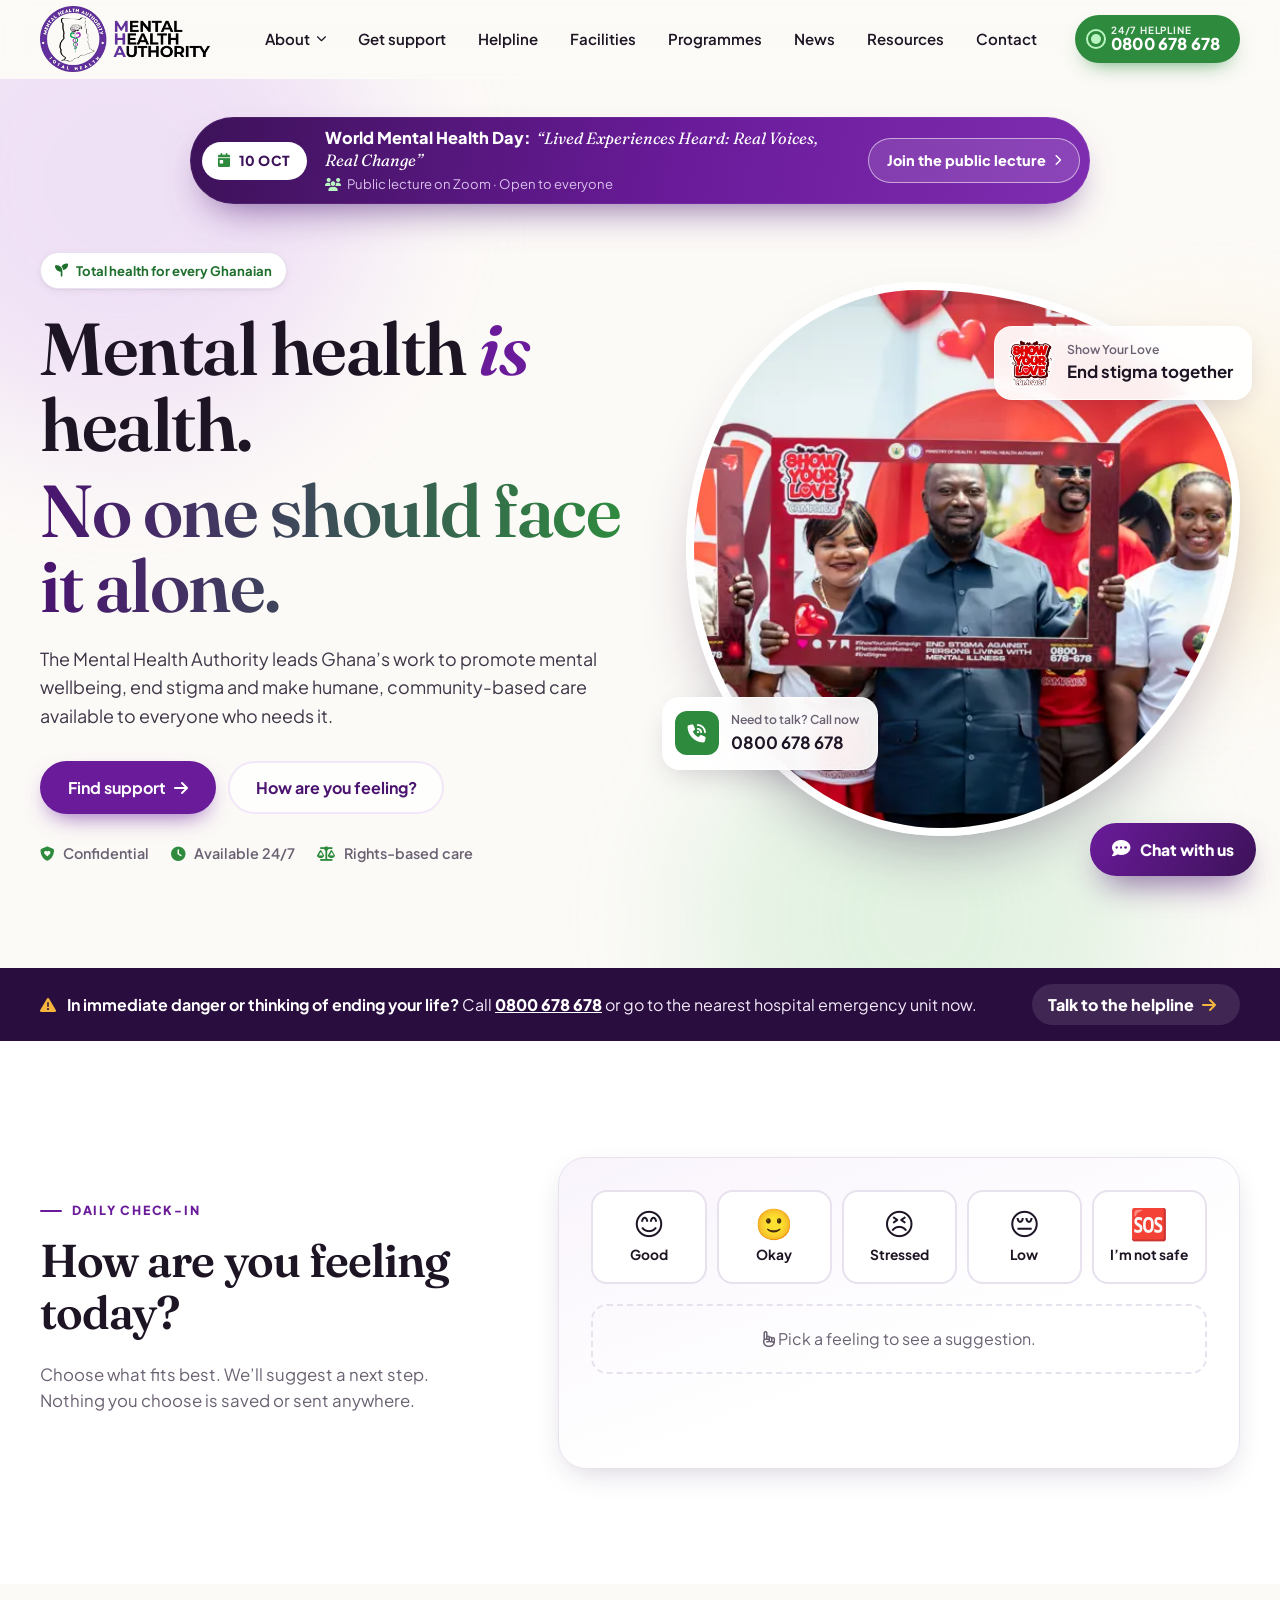
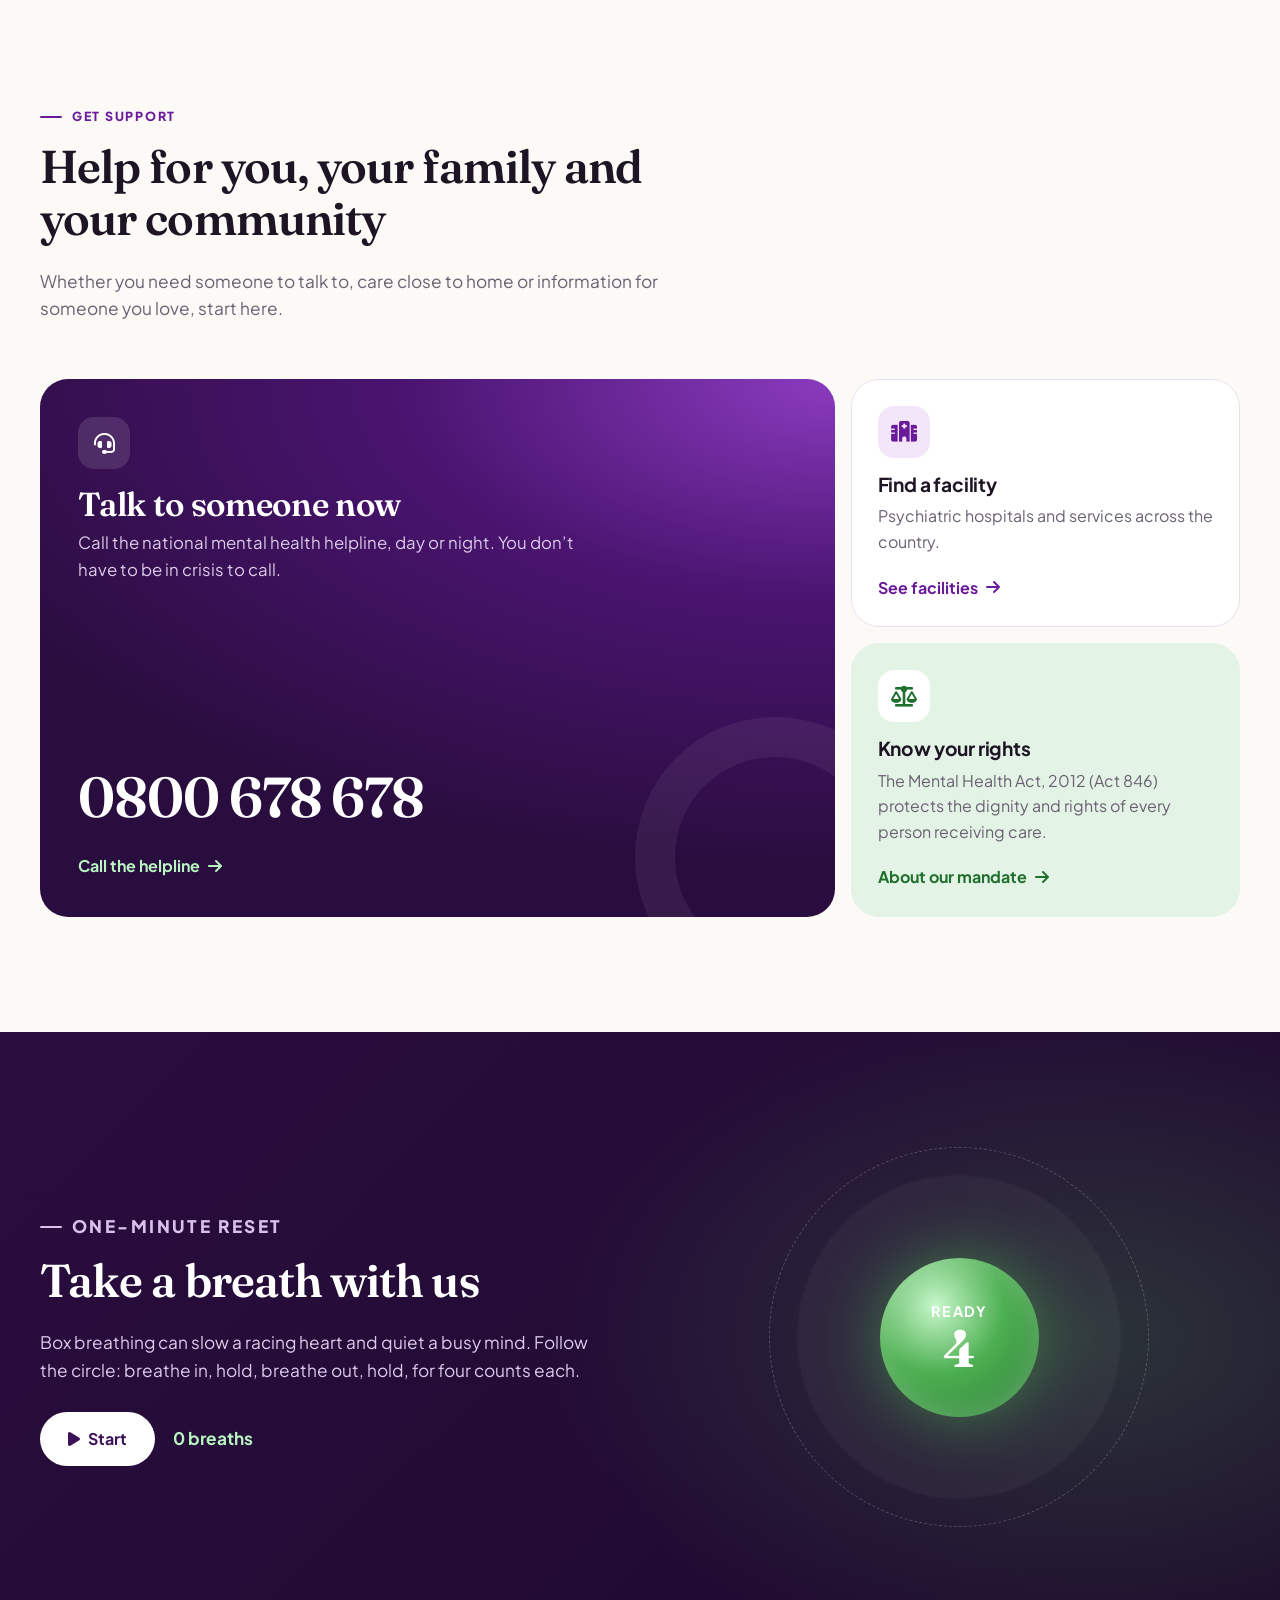
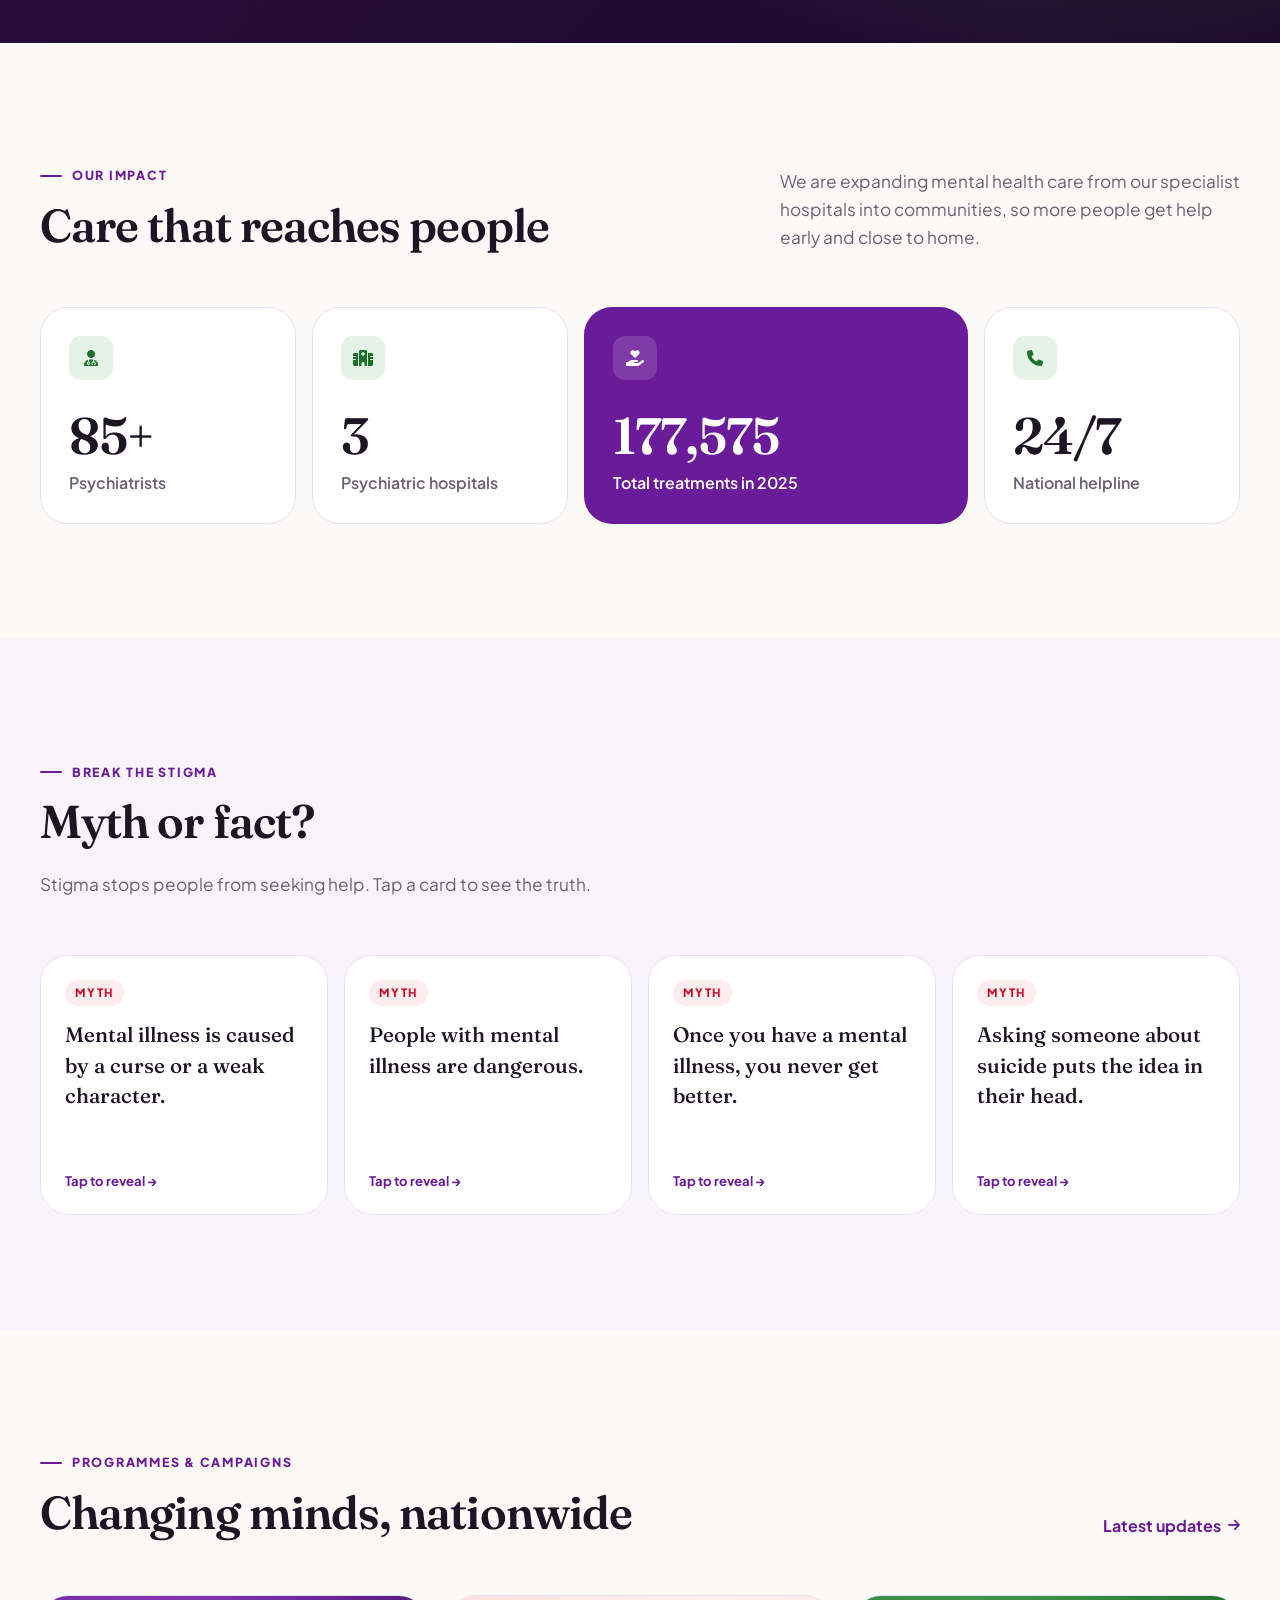
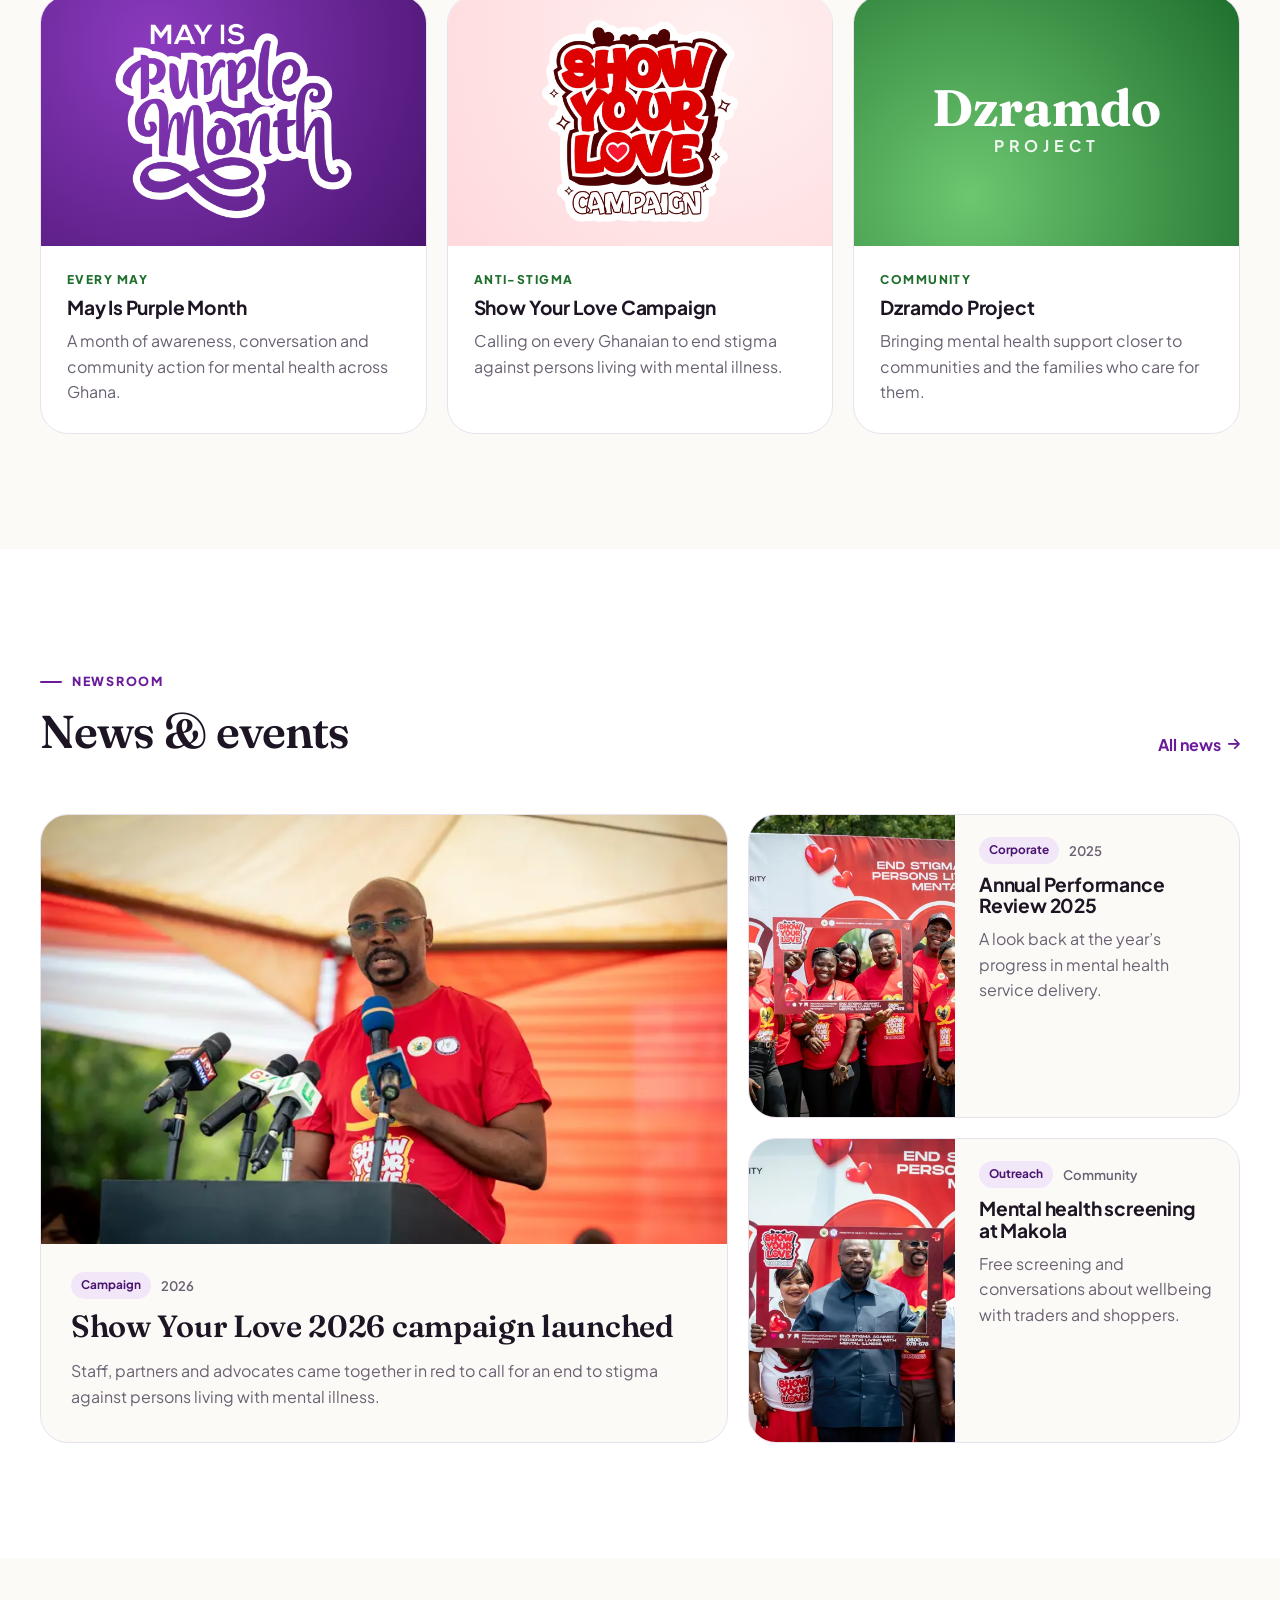
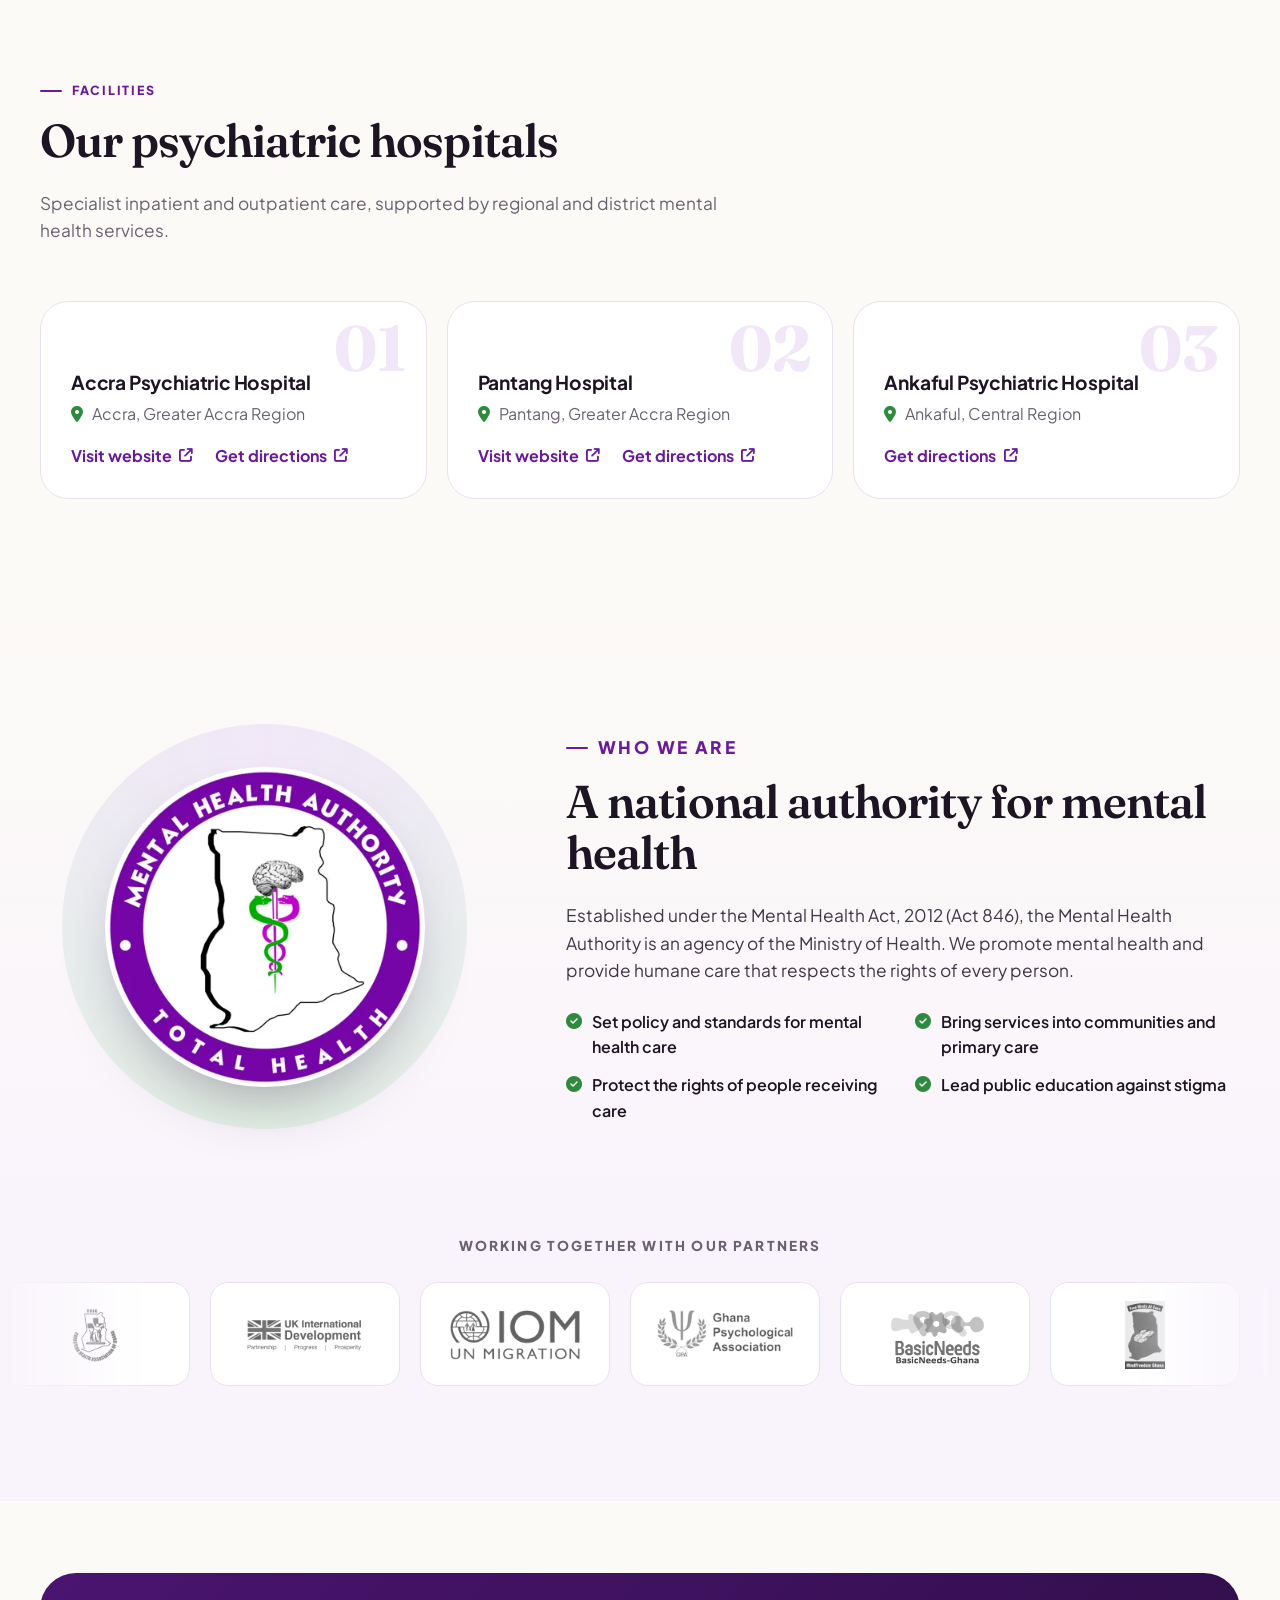
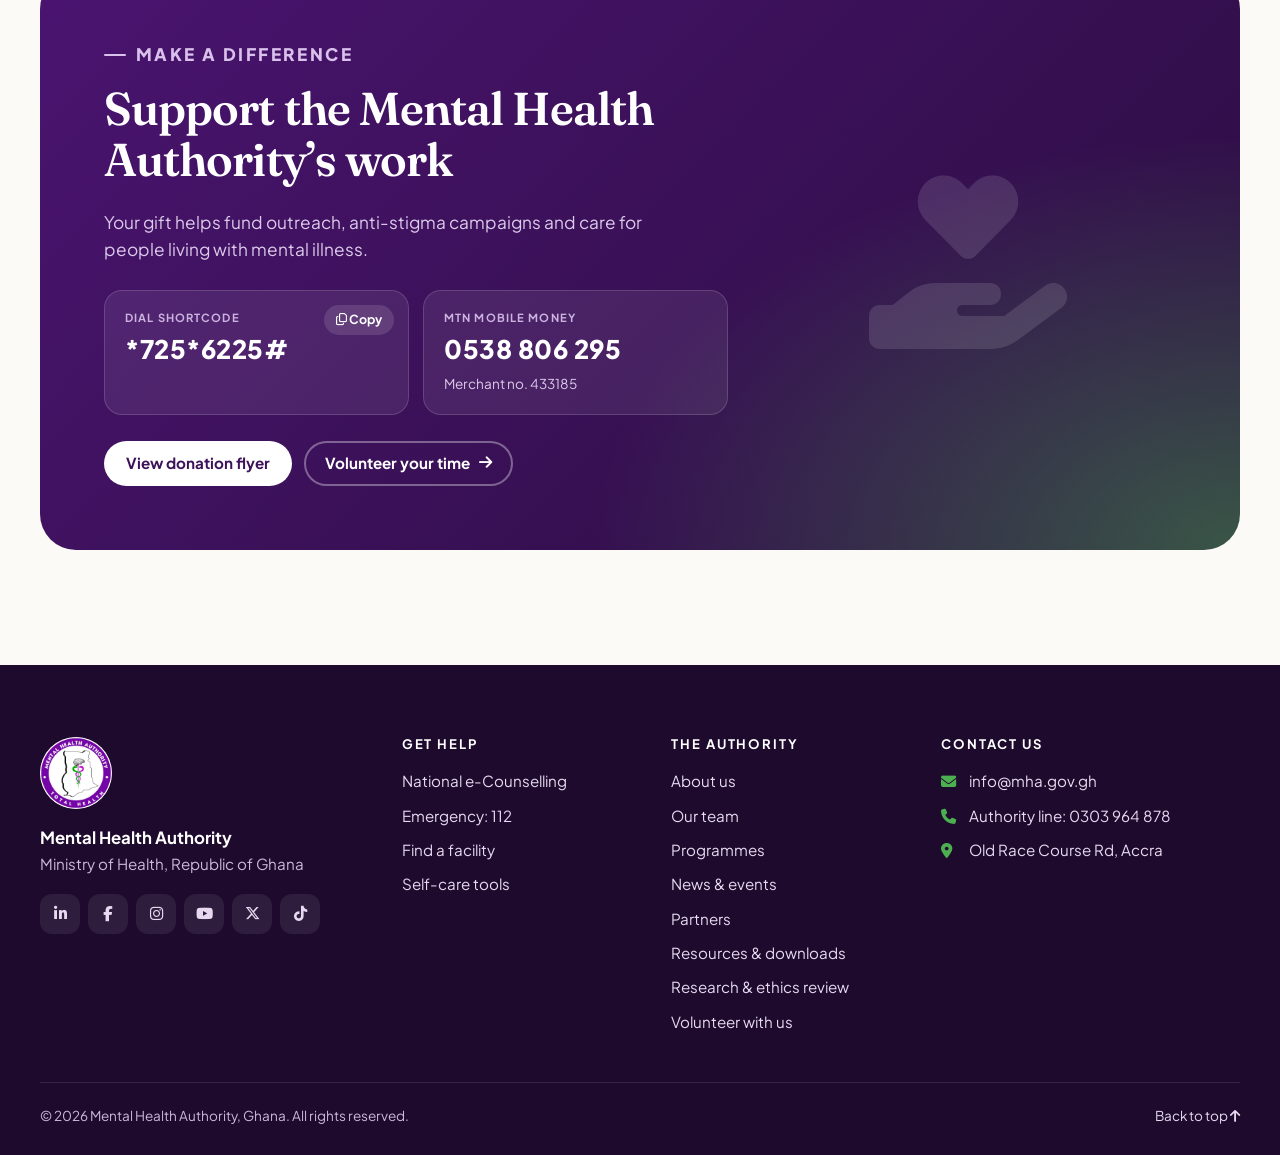
<file: index.html>
<!doctype html>
<html lang="en">
<head>
  <!-- Google Analytics (GA4) -->
  <script async src="https://www.googletagmanager.com/gtag/js?id=G-JYXGBT5XEB"></script>
  <script>
    window.dataLayer = window.dataLayer || [];
    function gtag(){dataLayer.push(arguments);}
    gtag('js', new Date());
    gtag('config', 'G-JYXGBT5XEB');
  </script>
  <meta charset="utf-8" />
  <meta name="viewport" content="width=device-width, initial-scale=1" />
  <title>Mental Health Authority | Ministry of Health, Ghana</title>
  <meta name="description" content="The Mental Health Authority of Ghana promotes mental health and provides humane, accessible care for all. Call the 24/7 helpline on 0800 678 678." />
  <meta name="theme-color" content="#4a1470" />
  <link rel="icon" href="assets/img/mha-seal.webp" type="image/webp" />

  <link rel="preconnect" href="https://fonts.googleapis.com" />
  <link rel="preconnect" href="https://fonts.gstatic.com" crossorigin />
  <link href="https://fonts.googleapis.com/css2?family=Fraunces:opsz,wght@9..144,500;9..144,600;9..144,700&family=Plus+Jakarta+Sans:wght@400;500;600;700;800&display=swap" rel="stylesheet" />
  <link rel="stylesheet" href="https://cdnjs.cloudflare.com/ajax/libs/font-awesome/6.5.1/css/all.min.css"
    integrity="sha512-DTOQO9RWCH3ppGqcWaEA1BIZOC6xxalwEsw9c2QQeAIftl+Vegovlnee1c9QX4TctnWMn13TZye+giMm8e2LwA=="
    crossorigin="anonymous" referrerpolicy="no-referrer" />
  <link rel="stylesheet" href="assets/css/site.css?v=2026-10-08c" />
</head>
<body>
  <a class="skip-link" href="#main">Skip to main content</a>

  <!-- Header -->
  <header class="site-header" id="top">
    <div class="container header-inner">
      <a class="brand" href="#top" aria-label="Mental Health Authority home">
        <img src="assets/img/mha-wordmark.webp" alt="Mental Health Authority" width="205" height="80" />
      </a>

      <nav class="main-nav" id="mainNav" aria-label="Main">
        <ul>
          <li class="has-sub">
            <button type="button" class="nav-sub-toggle" aria-expanded="false" aria-controls="aboutMenu">
              About <i class="fa-solid fa-chevron-down" aria-hidden="true"></i>
            </button>
            <ul class="sub-menu" id="aboutMenu">
              <li><a href="#about"><i class="fa-solid fa-landmark" aria-hidden="true"></i><span><strong>Roles &amp; Functions</strong><small>Our mandate under Act 846</small></span></a></li>
              <li><a href="team.html"><i class="fa-solid fa-people-group" aria-hidden="true"></i><span><strong>Our Team</strong><small>Leadership, departments and units</small></span></a></li>
              <li><a href="research.html"><i class="fa-solid fa-microscope" aria-hidden="true"></i><span><strong>Research &amp; Ethics</strong><small>Research support and ethical review (IRB)</small></span></a></li>
              <li><a href="volunteer.html"><i class="fa-solid fa-hand-holding-heart" aria-hidden="true"></i><span><strong>Volunteer</strong><small>Join our volunteer pool</small></span></a></li>
              <li><a href="#partners"><i class="fa-solid fa-handshake" aria-hidden="true"></i><span><strong>Health Partners</strong><small>Who we work with</small></span></a></li>
            </ul>
          </li>
          <li><a href="#support">Get support</a></li>
          <li><a href="helpline.html">Helpline</a></li>
          <li><a href="#facilities">Facilities</a></li>
          <li><a href="#programmes">Programmes</a></li>
          <li><a href="#news">News</a></li>
          <li><a href="resources.html">Resources</a></li>
          <li><a href="#contact">Contact</a></li>
        </ul>
      </nav>

      <div class="header-actions">
        <a class="btn btn-help" href="tel:0800678678">
          <span class="pulse-dot" aria-hidden="true"></span>
          <span class="btn-help-text"><small>24/7 Helpline</small>0800 678 678</span>
        </a>
        <button type="button" class="menu-toggle" id="menuToggle" aria-expanded="false" aria-controls="mainNav" aria-label="Open menu">
          <span></span><span></span><span></span>
        </button>
      </div>
    </div>
  </header>

  <main id="main">
    <!-- Hero -->
    <section class="hero" aria-labelledby="heroTitle">
      <div class="hero-bg" aria-hidden="true">
        <span class="blob blob-a"></span><span class="blob blob-b"></span><span class="blob blob-c"></span>
      </div>
      <!-- World Mental Health Day: hides itself automatically after data-end -->
      <div class="container wmhd-wrap">
        <aside class="wmhd" data-event-date="2026-10-10" data-end="2026-10-11" aria-label="World Mental Health Day 2026">
          <span class="wmhd-chip"><i class="fa-solid fa-calendar-day" aria-hidden="true"></i> 10 Oct</span>
          <div class="wmhd-body">
            <p class="wmhd-text"><strong>World Mental Health Day:</strong><em>“Lived Experiences Heard: Real Voices, Real Change”</em></p>
            <p class="wmhd-sub"><i class="fa-solid fa-users" aria-hidden="true"></i> Public lecture on Zoom · Open to everyone</p>
          </div>
          <a class="wmhd-btn" href="https://us02web.zoom.us/j/84829568165?pwd=aHbbrob4Tuswf3PGmMHKxS5IiWlELd.1" target="_blank" rel="noopener noreferrer" aria-label="Join the World Mental Health Day public lecture on Zoom (opens in a new tab)">
            Join the public lecture <i class="fa-solid fa-chevron-right" aria-hidden="true"></i>
          </a>
        </aside>
      </div>
      <div class="container hero-grid">
        <div class="hero-copy">
          <p class="eyebrow"><i class="fa-solid fa-seedling" aria-hidden="true"></i> Total health for every Ghanaian</p>
          <h1 id="heroTitle">Mental health <em>is</em> health. <span class="hero-line">No one should face it alone.</span></h1>
          <p class="lead">
            The Mental Health Authority leads Ghana’s work to promote mental wellbeing, end stigma and make humane,
            community-based care available to everyone who needs it.
          </p>
          <div class="hero-ctas">
            <a class="btn btn-primary btn-lg" href="#support">Find support <i class="fa-solid fa-arrow-right" aria-hidden="true"></i></a>
            <a class="btn btn-ghost btn-lg" href="#checkin">How are you feeling?</a>
          </div>
          <ul class="hero-trust" aria-label="Key facts">
            <li><i class="fa-solid fa-shield-heart" aria-hidden="true"></i> Confidential</li>
            <li><i class="fa-solid fa-clock" aria-hidden="true"></i> Available 24/7</li>
            <li><i class="fa-solid fa-scale-balanced" aria-hidden="true"></i> Rights-based care</li>
          </ul>
        </div>

        <div class="hero-visual">
          <figure class="hero-photo">
            <img src="assets/img/campaign-leaders-1600.webp"
              srcset="assets/img/campaign-leaders-800.webp 800w, assets/img/campaign-leaders-1600.webp 1600w"
              sizes="(max-width: 900px) 92vw, 46vw"
              alt="Officials and advocates at the Show Your Love campaign to end stigma against persons living with mental illness"
              width="1600" height="1067" fetchpriority="high" />
          </figure>
          <a class="float-card float-call" href="tel:0800678678">
            <span class="float-icon"><i class="fa-solid fa-phone-volume" aria-hidden="true"></i></span>
            <span><small>Need to talk? Call now</small><strong>0800 678 678</strong></span>
          </a>
          <div class="float-card float-quote">
            <img src="assets/img/show-your-love.webp" alt="" width="56" height="56" />
            <span><small>Show Your Love</small><strong>End stigma together</strong></span>
          </div>
        </div>
      </div>
    </section>

    <!-- Crisis strip -->
    <section class="crisis-strip" aria-label="Urgent help">
      <div class="container crisis-inner">
        <p><i class="fa-solid fa-triangle-exclamation" aria-hidden="true"></i>
          <strong>In immediate danger or thinking of ending your life?</strong>
          Call <a href="tel:0800678678">0800 678 678</a> or go to the nearest hospital emergency unit now.
        </p>
        <a class="crisis-link" href="tel:0800678678">Talk to the helpline <i class="fa-solid fa-arrow-right" aria-hidden="true"></i></a>
      </div>
    </section>

    <!-- Mood check-in -->
    <section class="section checkin" id="checkin" aria-labelledby="checkinTitle">
      <div class="container checkin-grid">
        <div class="checkin-intro reveal">
          <p class="kicker">Daily check-in</p>
          <h2 id="checkinTitle">How are you feeling today?</h2>
          <p>Choose what fits best. We’ll suggest a next step. Nothing you choose is saved or sent anywhere.</p>
        </div>
        <div class="checkin-card reveal">
          <div class="mood-options" role="radiogroup" aria-label="Choose your mood">
            <button type="button" class="mood" role="radio" aria-checked="false" data-mood="good"><span class="mood-emoji" aria-hidden="true">😊</span>Good</button>
            <button type="button" class="mood" role="radio" aria-checked="false" data-mood="okay"><span class="mood-emoji" aria-hidden="true">🙂</span>Okay</button>
            <button type="button" class="mood" role="radio" aria-checked="false" data-mood="stressed"><span class="mood-emoji" aria-hidden="true">😣</span>Stressed</button>
            <button type="button" class="mood" role="radio" aria-checked="false" data-mood="low"><span class="mood-emoji" aria-hidden="true">😔</span>Low</button>
            <button type="button" class="mood" role="radio" aria-checked="false" data-mood="crisis"><span class="mood-emoji" aria-hidden="true">🆘</span>I’m not safe</button>
          </div>
          <div class="mood-result" id="moodResult" aria-live="polite">
            <p class="mood-placeholder"><i class="fa-regular fa-hand-point-up" aria-hidden="true"></i> Pick a feeling to see a suggestion.</p>
          </div>
        </div>
      </div>
    </section>

    <!-- Support bento -->
    <section class="section support" id="support" aria-labelledby="supportTitle">
      <div class="container">
        <div class="section-head reveal">
          <p class="kicker">Get support</p>
          <h2 id="supportTitle">Help for you, your family and your community</h2>
          <p>Whether you need someone to talk to, care close to home or information for someone you love, start here.</p>
        </div>

        <div class="bento">
          <a class="tile tile-feature reveal" href="tel:0800678678">
            <span class="tile-icon"><i class="fa-solid fa-headset" aria-hidden="true"></i></span>
            <h3>Talk to someone now</h3>
            <p>Call the national mental health helpline, day or night. You don’t have to be in crisis to call.</p>
            <span class="tile-big">0800 678 678</span>
            <span class="tile-cta">Call the helpline <i class="fa-solid fa-arrow-right" aria-hidden="true"></i></span>
          </a>
          <a class="tile reveal" href="#facilities">
            <span class="tile-icon"><i class="fa-solid fa-hospital" aria-hidden="true"></i></span>
            <h3>Find a facility</h3>
            <p>Psychiatric hospitals and services across the country.</p>
            <span class="tile-cta">See facilities <i class="fa-solid fa-arrow-right" aria-hidden="true"></i></span>
          </a>
          <a class="tile tile-rights reveal" href="#about">
            <span class="tile-icon"><i class="fa-solid fa-scale-balanced" aria-hidden="true"></i></span>
            <h3>Know your rights</h3>
            <p>The Mental Health Act, 2012 (Act 846) protects the dignity and rights of every person receiving care.</p>
            <span class="tile-cta">About our mandate <i class="fa-solid fa-arrow-right" aria-hidden="true"></i></span>
          </a>
        </div>
      </div>
    </section>

    <!-- Breathing exercise -->
    <section class="section breathe" id="breathe" aria-labelledby="breatheTitle">
      <div class="container breathe-grid">
        <div class="breathe-copy reveal">
          <p class="kicker kicker-light">One-minute reset</p>
          <h2 id="breatheTitle">Take a breath with us</h2>
          <p>Box breathing can slow a racing heart and quiet a busy mind. Follow the circle: breathe in, hold, breathe out, hold, for four counts each.</p>
          <div class="breathe-controls">
            <button type="button" class="btn btn-light btn-lg" id="breatheToggle" aria-pressed="false">
              <i class="fa-solid fa-play" aria-hidden="true"></i> <span>Start</span>
            </button>
            <p class="breathe-rounds" id="breatheRounds" aria-live="polite">0 breaths</p>
          </div>
        </div>
        <div class="breathe-stage reveal" aria-hidden="true">
          <div class="breathe-ring">
            <div class="breathe-orb" id="breatheOrb"></div>
            <div class="breathe-label"><span id="breathePhase">Ready</span><strong id="breatheCount">4</strong></div>
          </div>
        </div>
        <p class="visually-hidden" id="breatheStatus" aria-live="assertive"></p>
      </div>
    </section>

    <!-- Impact stats -->
    <section class="section impact" aria-labelledby="impactTitle">
      <div class="container">
        <div class="section-head section-head-split reveal">
          <div>
            <p class="kicker">Our impact</p>
            <h2 id="impactTitle">Care that reaches people</h2>
          </div>
          <p>We are expanding mental health care from our specialist hospitals into communities, so more people get help early and close to home.</p>
        </div>
        <div class="stats">
          <div class="stat reveal">
            <span class="stat-icon"><i class="fa-solid fa-user-doctor" aria-hidden="true"></i></span>
            <p class="stat-num"><span data-count="85">0</span>+</p>
            <p class="stat-label">Psychiatrists</p>
          </div>
          <div class="stat reveal">
            <span class="stat-icon"><i class="fa-solid fa-hospital" aria-hidden="true"></i></span>
            <p class="stat-num"><span data-count="3">0</span></p>
            <p class="stat-label">Psychiatric hospitals</p>
          </div>
          <div class="stat stat-wide reveal">
            <span class="stat-icon"><i class="fa-solid fa-hand-holding-heart" aria-hidden="true"></i></span>
            <p class="stat-num"><span data-count="178304">0</span></p>
            <p class="stat-label">Total treatments in 2025</p>
          </div>
          <div class="stat reveal">
            <span class="stat-icon"><i class="fa-solid fa-phone" aria-hidden="true"></i></span>
            <p class="stat-num">24/7</p>
            <p class="stat-label">National helpline</p>
          </div>
        </div>
      </div>
    </section>

    <!-- Myths vs facts -->
    <section class="section myths" id="myths" aria-labelledby="mythsTitle">
      <div class="container">
        <div class="section-head reveal">
          <p class="kicker">Break the stigma</p>
          <h2 id="mythsTitle">Myth or fact?</h2>
          <p>Stigma stops people from seeking help. Tap a card to see the truth.</p>
        </div>
        <div class="flip-grid">
          <button type="button" class="flip reveal" aria-pressed="false">
            <span class="flip-inner">
              <span class="flip-face flip-front"><span class="tag tag-myth">Myth</span>Mental illness is caused by a curse or a weak character.</span>
              <span class="flip-face flip-back"><span class="tag tag-fact">Fact</span>Mental health conditions are health conditions with biological, psychological and social causes. They can be treated.</span>
            </span>
          </button>
          <button type="button" class="flip reveal" aria-pressed="false">
            <span class="flip-inner">
              <span class="flip-face flip-front"><span class="tag tag-myth">Myth</span>People with mental illness are dangerous.</span>
              <span class="flip-face flip-back"><span class="tag tag-fact">Fact</span>People living with mental illness are far more likely to be victims of violence than to cause it.</span>
            </span>
          </button>
          <button type="button" class="flip reveal" aria-pressed="false">
            <span class="flip-inner">
              <span class="flip-face flip-front"><span class="tag tag-myth">Myth</span>Once you have a mental illness, you never get better.</span>
              <span class="flip-face flip-back"><span class="tag tag-fact">Fact</span>With the right treatment and support, many people recover and live full, productive lives.</span>
            </span>
          </button>
          <button type="button" class="flip reveal" aria-pressed="false">
            <span class="flip-inner">
              <span class="flip-face flip-front"><span class="tag tag-myth">Myth</span>Asking someone about suicide puts the idea in their head.</span>
              <span class="flip-face flip-back"><span class="tag tag-fact">Fact</span>Asking directly and kindly shows you care, and can open the door to getting help.</span>
            </span>
          </button>
        </div>
      </div>
    </section>

    <!-- Programmes -->
    <section class="section programmes" id="programmes" aria-labelledby="progTitle">
      <div class="container">
        <div class="section-head section-head-split reveal">
          <div>
            <p class="kicker">Programmes &amp; campaigns</p>
            <h2 id="progTitle">Changing minds, nationwide</h2>
          </div>
          <a class="text-link" href="#news">Latest updates <i class="fa-solid fa-arrow-right" aria-hidden="true"></i></a>
        </div>
        <div class="prog-grid">
          <article class="prog prog-purple reveal">
            <div class="prog-art"><img src="assets/img/purple-month.webp" alt="May is Purple Month" loading="lazy" /></div>
            <div class="prog-body">
              <p class="prog-tag">Every May</p>
              <h3>May Is Purple Month</h3>
              <p>A month of awareness, conversation and community action for mental health across Ghana.</p>
            </div>
          </article>
          <article class="prog prog-red reveal">
            <div class="prog-art"><img src="assets/img/show-your-love.webp" alt="Show Your Love Campaign" loading="lazy" /></div>
            <div class="prog-body">
              <p class="prog-tag">Anti-stigma</p>
              <h3>Show Your Love Campaign</h3>
              <p>Calling on every Ghanaian to end stigma against persons living with mental illness.</p>
            </div>
          </article>
          <article class="prog prog-green reveal">
            <div class="prog-art prog-art-type"><span>Dzramdo</span><small>Project</small></div>
            <div class="prog-body">
              <p class="prog-tag">Community</p>
              <h3>Dzramdo Project</h3>
              <p>Bringing mental health support closer to communities and the families who care for them.</p>
            </div>
          </article>
        </div>
      </div>
    </section>

    <!-- News -->
    <section class="section news" id="news" aria-labelledby="newsTitle">
      <div class="container">
        <div class="section-head section-head-split reveal">
          <div>
            <p class="kicker">Newsroom</p>
            <h2 id="newsTitle">News &amp; events</h2>
          </div>
          <a class="text-link" href="#news">All news <i class="fa-solid fa-arrow-right" aria-hidden="true"></i></a>
        </div>
        <div class="news-grid">
          <article class="news-card news-lead reveal">
            <a href="#news" class="news-media">
              <img src="assets/img/campaign-speech-1600.webp"
                srcset="assets/img/campaign-speech-800.webp 800w, assets/img/campaign-speech-1600.webp 1600w"
                sizes="(max-width: 900px) 92vw, 58vw" alt="A speaker addresses the Show Your Love 2026 campaign launch" loading="lazy" />
            </a>
            <div class="news-body">
              <p class="news-meta"><span class="chip">Campaign</span> 2026</p>
              <h3><a href="#news">Show Your Love 2026 campaign launched</a></h3>
              <p>Staff, partners and advocates came together in red to call for an end to stigma against persons living with mental illness.</p>
            </div>
          </article>
          <article class="news-card reveal">
            <a href="#news" class="news-media">
              <img src="assets/img/campaign-team-800.webp" alt="Mental Health Authority staff at an event" loading="lazy" />
            </a>
            <div class="news-body">
              <p class="news-meta"><span class="chip">Corporate</span> 2025</p>
              <h3><a href="#news">Annual Performance Review 2025</a></h3>
              <p>A look back at the year’s progress in mental health service delivery.</p>
            </div>
          </article>
          <article class="news-card reveal">
            <a href="#news" class="news-media">
              <img src="assets/img/campaign-leaders-800.webp" alt="Community members at an outreach event" loading="lazy" />
            </a>
            <div class="news-body">
              <p class="news-meta"><span class="chip">Outreach</span> Community</p>
              <h3><a href="#news">Mental health screening at Makola</a></h3>
              <p>Free screening and conversations about wellbeing with traders and shoppers.</p>
            </div>
          </article>
        </div>
      </div>
    </section>

    <!-- Facilities -->
    <section class="section facilities" id="facilities" aria-labelledby="facTitle">
      <div class="container">
        <div class="section-head reveal">
          <p class="kicker">Facilities</p>
          <h2 id="facTitle">Our psychiatric hospitals</h2>
          <p>Specialist inpatient and outpatient care, supported by regional and district mental health services.</p>
        </div>
        <div class="fac-grid">
          <article class="fac reveal">
            <span class="fac-num">01</span>
            <h3>Accra Psychiatric Hospital</h3>
            <p><i class="fa-solid fa-location-dot" aria-hidden="true"></i> Accra, Greater Accra Region</p>
            <div class="fac-links">
              <a class="text-link" href="https://accrapsychiatrichospital.org/" target="_blank" rel="noopener noreferrer" aria-label="Visit the Accra Psychiatric Hospital website (opens in a new tab)">Visit website <i class="fa-solid fa-arrow-up-right-from-square" aria-hidden="true"></i></a>
              <a class="text-link" href="https://www.google.com/maps/search/?api=1&query=Accra+Psychiatric+Hospital" target="_blank" rel="noopener noreferrer">Get directions <i class="fa-solid fa-arrow-up-right-from-square" aria-hidden="true"></i></a>
            </div>
          </article>
          <article class="fac reveal">
            <span class="fac-num">02</span>
            <h3>Pantang Hospital</h3>
            <p><i class="fa-solid fa-location-dot" aria-hidden="true"></i> Pantang, Greater Accra Region</p>
            <div class="fac-links">
              <a class="text-link" href="https://pantanghospital.gov.gh/" target="_blank" rel="noopener noreferrer" aria-label="Visit the Pantang Hospital website (opens in a new tab)">Visit website <i class="fa-solid fa-arrow-up-right-from-square" aria-hidden="true"></i></a>
              <a class="text-link" href="https://www.google.com/maps/search/?api=1&query=Pantang+Hospital" target="_blank" rel="noopener noreferrer">Get directions <i class="fa-solid fa-arrow-up-right-from-square" aria-hidden="true"></i></a>
            </div>
          </article>
          <article class="fac reveal">
            <span class="fac-num">03</span>
            <h3>Ankaful Psychiatric Hospital</h3>
            <p><i class="fa-solid fa-location-dot" aria-hidden="true"></i> Ankaful, Central Region</p>
            <div class="fac-links">
              <!-- Website link withheld: ankafulpsychiatrichospital.org currently redirects to a gambling site (Oct 2026). Add it back once the hospital has fixed it. -->
              <a class="text-link" href="https://www.google.com/maps/search/?api=1&query=Ankaful+Psychiatric+Hospital" target="_blank" rel="noopener noreferrer">Get directions <i class="fa-solid fa-arrow-up-right-from-square" aria-hidden="true"></i></a>
            </div>
          </article>
        </div>
      </div>
    </section>

    <!-- About / mandate -->
    <section class="section about" id="about" aria-labelledby="aboutTitle">
      <div class="container about-grid">
        <div class="about-seal reveal">
          <img src="assets/img/mha-seal.webp" alt="Mental Health Authority seal: Total Health" width="320" height="320" loading="lazy" />
        </div>
        <div class="about-copy reveal">
          <p class="kicker">Who we are</p>
          <h2 id="aboutTitle">A national authority for mental health</h2>
          <p>Established under the Mental Health Act, 2012 (Act 846), the Mental Health Authority is an agency of the Ministry of Health. We promote mental health and provide humane care that respects the rights of every person.</p>
          <ul class="checks">
            <li><i class="fa-solid fa-circle-check" aria-hidden="true"></i> Set policy and standards for mental health care</li>
            <li><i class="fa-solid fa-circle-check" aria-hidden="true"></i> Bring services into communities and primary care</li>
            <li><i class="fa-solid fa-circle-check" aria-hidden="true"></i> Protect the rights of people receiving care</li>
            <li><i class="fa-solid fa-circle-check" aria-hidden="true"></i> Lead public education against stigma</li>
          </ul>
        </div>
      </div>
    </section>

    <!-- Partners -->
    <section class="section partners" id="partners" aria-labelledby="partnersTitle">
      <div class="container">
        <h2 class="partners-title" id="partnersTitle">Working together with our partners</h2>
      </div>
      <div class="marquee" aria-label="Partner organisations">
        <ul class="marquee-track">
          <li><img src="assets/img/partner-chag.webp" alt="Christian Health Association of Ghana" loading="lazy" /></li>
          <li><img src="assets/img/partner-fcdo.webp" alt="UK Foreign, Commonwealth &amp; Development Office" loading="lazy" /></li>
          <li><img src="assets/img/partner-iom.webp" alt="International Organization for Migration" loading="lazy" /></li>
          <li><img src="assets/img/partner-gpa.webp" alt="Ghana Psychological Association" loading="lazy" /></li>
          <li><img src="assets/img/partner-bn.webp" alt="BasicNeeds Ghana" loading="lazy" /></li>
          <li><img src="assets/img/partner-mindfreedom.webp" alt="MindFreedom Ghana" loading="lazy" /></li>
        </ul>
      </div>
    </section>

    <!-- Donate -->
    <section class="section donate" id="donate" aria-labelledby="donateTitle">
      <div class="container">
        <div class="donate-card reveal">
          <div class="donate-copy">
            <p class="kicker kicker-light">Make a difference</p>
            <h2 id="donateTitle">Support the Mental Health Authority’s work</h2>
            <p>Your gift helps fund outreach, anti-stigma campaigns and care for people living with mental illness.</p>
            <div class="donate-ways">
              <div class="way">
                <small>Dial shortcode</small>
                <strong>*725*6225#</strong>
                <button type="button" class="copy-btn" data-copy="*725*6225#"><i class="fa-regular fa-copy" aria-hidden="true"></i> Copy</button>
              </div>
              <div class="way">
                <small>MTN Mobile Money</small>
                <strong>0538 806 295</strong>
                <span class="way-sub">Merchant no. 433185</span>
              </div>
            </div>
            <div class="donate-actions">
              <button type="button" class="btn btn-light" id="openDonate" aria-haspopup="dialog">View donation flyer</button>
              <a class="btn btn-outline-light" href="volunteer.html">Volunteer your time <i class="fa-solid fa-arrow-right" aria-hidden="true"></i></a>
            </div>
          </div>
          <div class="donate-art" aria-hidden="true">
            <i class="fa-solid fa-hand-holding-heart"></i>
          </div>
        </div>
      </div>
    </section>
  </main>

  <!-- Footer -->
  <footer class="site-footer" id="contact">
    <div class="container footer-grid">
      <div class="footer-brand">
        <img src="assets/img/mha-seal.webp" alt="" width="72" height="72" loading="lazy" />
        <p><strong>Mental Health Authority</strong><br />Ministry of Health, Republic of Ghana</p>
        <div class="socials" aria-label="Social media">
          <a href="https://www.linkedin.com/company/mental-health-authority-ghana/" target="_blank" rel="noopener noreferrer" aria-label="Mental Health Authority on LinkedIn (opens in a new tab)"><i class="fab fa-linkedin-in" aria-hidden="true"></i></a>
          <a href="https://www.facebook.com/mentalhealthauthority/" target="_blank" rel="noopener noreferrer" aria-label="Mental Health Authority on Facebook (opens in a new tab)"><i class="fab fa-facebook-f" aria-hidden="true"></i></a>
          <a href="https://www.instagram.com/mha.ghana/" target="_blank" rel="noopener noreferrer" aria-label="Mental Health Authority on Instagram (opens in a new tab)"><i class="fab fa-instagram" aria-hidden="true"></i></a>
          <a href="https://www.youtube.com/@mentalhealthauthority" target="_blank" rel="noopener noreferrer" aria-label="Mental Health Authority on YouTube (opens in a new tab)"><i class="fab fa-youtube" aria-hidden="true"></i></a>
          <a href="https://x.com/mha_ghana" target="_blank" rel="noopener noreferrer" aria-label="Mental Health Authority on X (Twitter) (opens in a new tab)"><i class="fab fa-x-twitter" aria-hidden="true"></i></a>
          <a href="https://www.tiktok.com/@mha.ghana" target="_blank" rel="noopener noreferrer" aria-label="Mental Health Authority on TikTok (opens in a new tab)"><i class="fab fa-tiktok" aria-hidden="true"></i></a>
        </div>
      </div>
      <div>
        <h3>Get help</h3>
        <ul>
          <li><a href="helpline.html">National e-Counselling</a></li>
          <li><a href="tel:112">Emergency: 112</a></li>
          <li><a href="#facilities">Find a facility</a></li>
          <li><a href="#breathe">Self-care tools</a></li>
        </ul>
      </div>
      <div>
        <h3>The Authority</h3>
        <ul>
          <li><a href="#about">About us</a></li>
          <li><a href="team.html">Our team</a></li>
          <li><a href="#programmes">Programmes</a></li>
          <li><a href="#news">News &amp; events</a></li>
          <li><a href="#partners">Partners</a></li>
          <li><a href="resources.html">Resources &amp; downloads</a></li>
          <li><a href="research.html">Research &amp; ethics review</a></li>
          <li><a href="volunteer.html">Volunteer with us</a></li>
        </ul>
      </div>
      <div>
        <h3>Contact us</h3>
        <ul class="contact-list">
          <li><i class="fa-solid fa-envelope" aria-hidden="true"></i><a href="mailto:info@mha.gov.gh">info@mha.gov.gh</a></li>
          <li><i class="fa-solid fa-phone" aria-hidden="true"></i><a href="tel:0303964878">Authority line: 0303 964 878</a></li>
          <li><i class="fa-solid fa-location-dot" aria-hidden="true"></i><a href="https://www.google.com/maps/search/?api=1&query=Old+Race+Course+Rd%2C+Accra" target="_blank" rel="noopener noreferrer">Old Race Course Rd, Accra</a></li>
        </ul>
      </div>
    </div>
    <div class="container footer-bottom">
      <p>© <span id="year">2026</span> Mental Health Authority, Ghana. All rights reserved.</p>
      <a href="#top" class="to-top">Back to top <i class="fa-solid fa-arrow-up" aria-hidden="true"></i></a>
    </div>
  </footer>

  <!-- Mobile sticky help bar -->
  <div class="mobile-help">
    <a class="mh-call" href="tel:0800678678"><i class="fa-solid fa-phone-volume" aria-hidden="true"></i> Call 0800 678 678</a>
    <button type="button" class="mh-chat" data-open-chat aria-haspopup="dialog" aria-controls="chatPanel"><i class="fa-solid fa-comment-dots" aria-hidden="true"></i> Chat</button>
  </div>

  <!-- Donation flyer dialog -->
  <dialog class="modal" id="donateDialog" aria-label="Donation flyer">
    <button type="button" class="modal-close" data-close aria-label="Close">×</button>
    <img src="assets/img/donate-flyer.webp" alt="Make a difference by supporting the Mental Health Authority. Donate via shortcode *725*6225# or MTN Mobile Money 0538806295, merchant number 433185." loading="lazy" />
  </dialog>

  <script src="assets/js/site.js?v=2026-10-08c" defer></script>
</body>
</html>
</file>
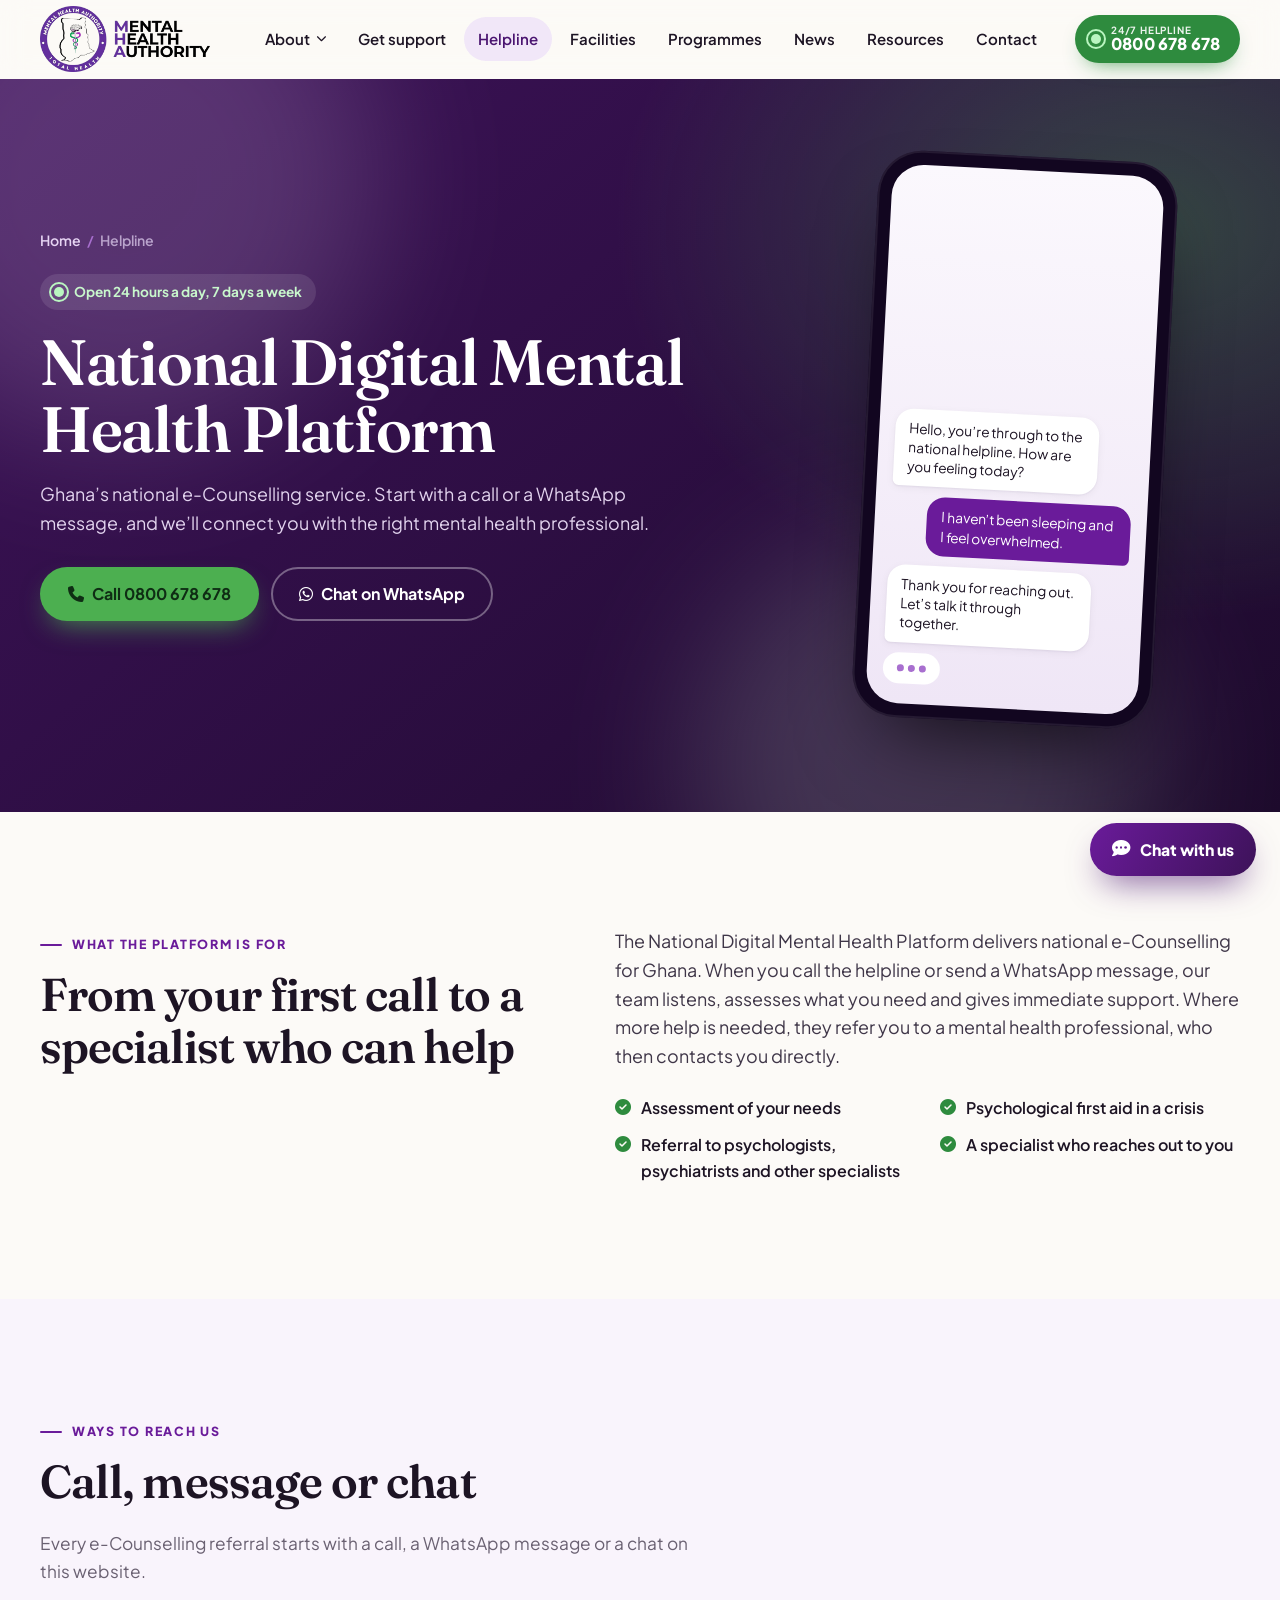
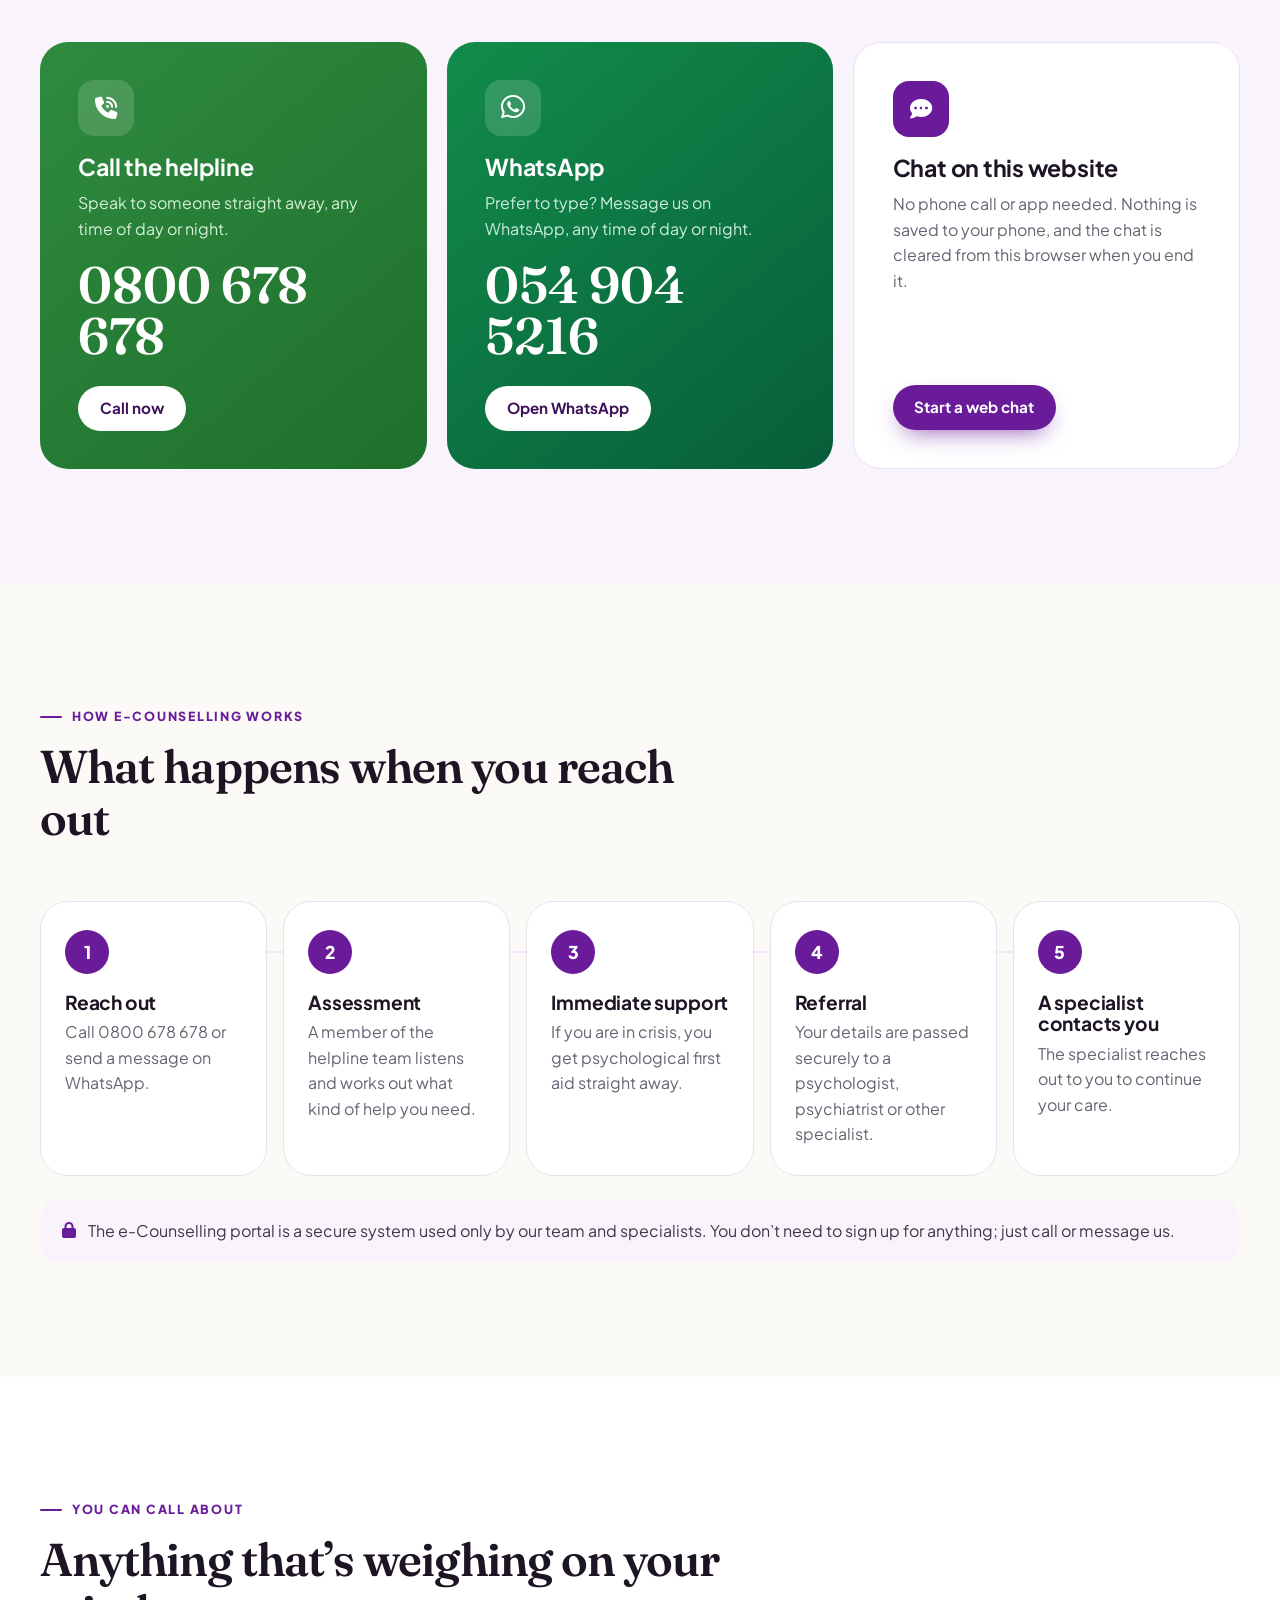
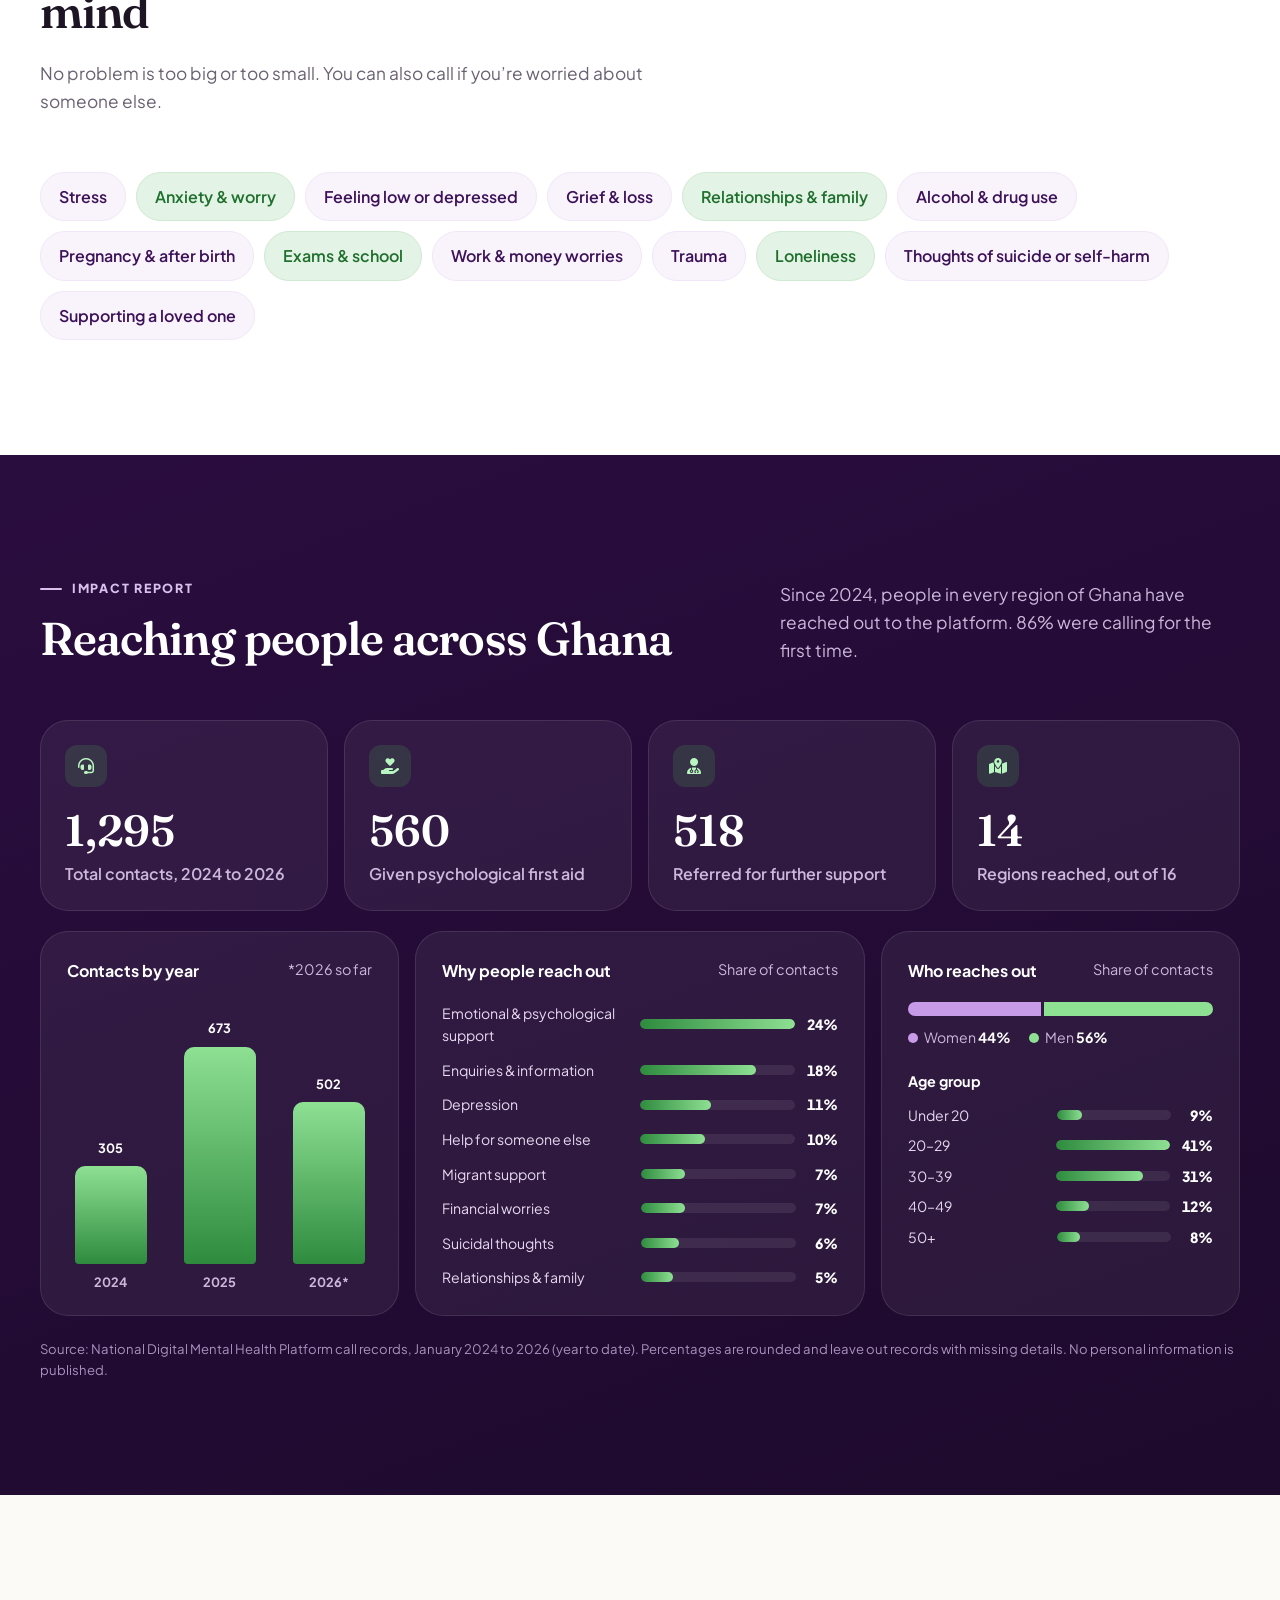
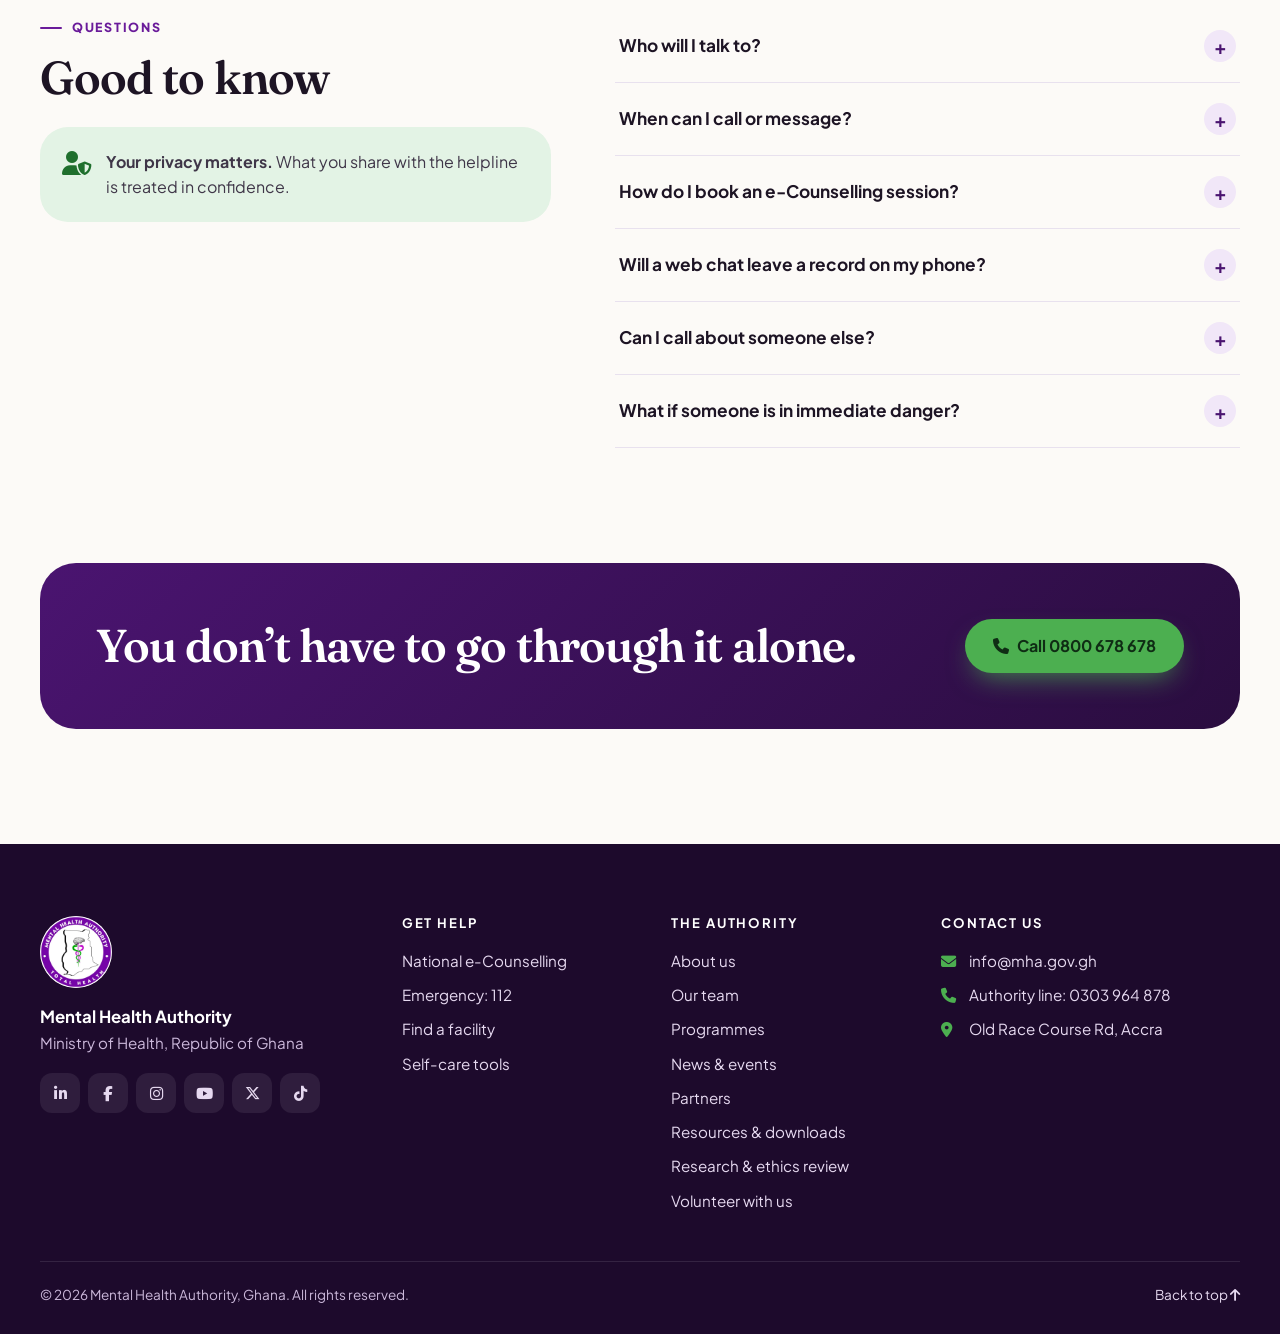
<file: helpline.html>
<!doctype html>
<html lang="en">
<head>
  <!-- Google Analytics (GA4) -->
  <script async src="https://www.googletagmanager.com/gtag/js?id=G-JYXGBT5XEB"></script>
  <script>
    window.dataLayer = window.dataLayer || [];
    function gtag(){dataLayer.push(arguments);}
    gtag('js', new Date());
    gtag('config', 'G-JYXGBT5XEB');
  </script>
  <meta charset="utf-8" />
  <meta name="viewport" content="width=device-width, initial-scale=1" />
  <title>National Digital Mental Health Platform | Mental Health Authority, Ghana</title>
  <meta name="description" content="Ghana's national mental health helpline and e-Counselling service. Call 0800 678 678, 24 hours a day." />
  <meta name="theme-color" content="#4a1470" />
  <link rel="icon" href="assets/img/mha-seal.webp" type="image/webp" />

  <link rel="preconnect" href="https://fonts.googleapis.com" />
  <link rel="preconnect" href="https://fonts.gstatic.com" crossorigin />
  <link href="https://fonts.googleapis.com/css2?family=Fraunces:opsz,wght@9..144,500;9..144,600;9..144,700&family=Plus+Jakarta+Sans:wght@400;500;600;700;800&display=swap" rel="stylesheet" />
  <link rel="stylesheet" href="https://cdnjs.cloudflare.com/ajax/libs/font-awesome/6.5.1/css/all.min.css"
    integrity="sha512-DTOQO9RWCH3ppGqcWaEA1BIZOC6xxalwEsw9c2QQeAIftl+Vegovlnee1c9QX4TctnWMn13TZye+giMm8e2LwA=="
    crossorigin="anonymous" referrerpolicy="no-referrer" />
  <link rel="stylesheet" href="assets/css/site.css?v=2026-10-08c" />
</head>
<body>
  <a class="skip-link" href="#main">Skip to main content</a>

  <!-- Header -->
  <header class="site-header" id="top">
    <div class="container header-inner">
      <a class="brand" href="index.html" aria-label="Mental Health Authority home">
        <img src="assets/img/mha-wordmark.webp" alt="Mental Health Authority" width="205" height="80" />
      </a>

      <nav class="main-nav" id="mainNav" aria-label="Main">
        <ul>
          <li class="has-sub">
            <button type="button" class="nav-sub-toggle" aria-expanded="false" aria-controls="aboutMenu">
              About <i class="fa-solid fa-chevron-down" aria-hidden="true"></i>
            </button>
            <ul class="sub-menu" id="aboutMenu">
              <li><a href="index.html#about"><i class="fa-solid fa-landmark" aria-hidden="true"></i><span><strong>Roles &amp; Functions</strong><small>Our mandate under Act 846</small></span></a></li>
              <li><a href="team.html"><i class="fa-solid fa-people-group" aria-hidden="true"></i><span><strong>Our Team</strong><small>Leadership, departments and units</small></span></a></li>
              <li><a href="research.html"><i class="fa-solid fa-microscope" aria-hidden="true"></i><span><strong>Research &amp; Ethics</strong><small>Research support and ethical review (IRB)</small></span></a></li>
              <li><a href="volunteer.html"><i class="fa-solid fa-hand-holding-heart" aria-hidden="true"></i><span><strong>Volunteer</strong><small>Join our volunteer pool</small></span></a></li>
              <li><a href="index.html#partners"><i class="fa-solid fa-handshake" aria-hidden="true"></i><span><strong>Health Partners</strong><small>Who we work with</small></span></a></li>
            </ul>
          </li>
          <li><a href="index.html#support">Get support</a></li>
          <li><a href="helpline.html" aria-current="page">Helpline</a></li>
          <li><a href="index.html#facilities">Facilities</a></li>
          <li><a href="index.html#programmes">Programmes</a></li>
          <li><a href="index.html#news">News</a></li>
          <li><a href="resources.html">Resources</a></li>
          <li><a href="#contact">Contact</a></li>
        </ul>
      </nav>

      <div class="header-actions">
        <a class="btn btn-help" href="tel:0800678678">
          <span class="pulse-dot" aria-hidden="true"></span>
          <span class="btn-help-text"><small>24/7 Helpline</small>0800 678 678</span>
        </a>
        <button type="button" class="menu-toggle" id="menuToggle" aria-expanded="false" aria-controls="mainNav" aria-label="Open menu">
          <span></span><span></span><span></span>
        </button>
      </div>
    </div>
  </header>

  <main id="main">
    <!-- Hero -->
    <section class="hl-hero" aria-labelledby="pageTitle">
      <div class="hero-bg" aria-hidden="true"><span class="blob blob-a"></span><span class="blob blob-b"></span></div>
      <div class="container hl-hero-grid">
        <div>
          <nav class="breadcrumb breadcrumb-light" aria-label="Breadcrumb">
            <ol>
              <li><a href="index.html">Home</a></li>
              <li><span aria-current="page">Helpline</span></li>
            </ol>
          </nav>
          <p class="hl-eyebrow"><span class="pulse-dot" aria-hidden="true"></span> Open 24 hours a day, 7 days a week</p>
          <h1 id="pageTitle">National Digital Mental Health Platform</h1>
          <p class="lead">Ghana’s national e-Counselling service. Start with a call or a WhatsApp message, and we’ll connect you with the right mental health professional.</p>
          <div class="hero-ctas">
            <a class="btn btn-call btn-lg" href="tel:0800678678"><i class="fa-solid fa-phone" aria-hidden="true"></i> Call 0800 678 678</a>
            <a class="btn btn-outline-light btn-lg" href="https://wa.me/233549045216" target="_blank" rel="noopener noreferrer"><i class="fa-brands fa-whatsapp" aria-hidden="true"></i> Chat on WhatsApp</a>
          </div>
        </div>
        <div class="hl-phone" aria-hidden="true">
          <div class="hl-phone-screen">
            <div class="hl-chat hl-chat-in">Hello, you’re through to the national helpline. How are you feeling today?</div>
            <div class="hl-chat hl-chat-out">I haven’t been sleeping and I feel overwhelmed.</div>
            <div class="hl-chat hl-chat-in">Thank you for reaching out. Let’s talk it through together.</div>
            <div class="hl-typing"><span></span><span></span><span></span></div>
          </div>
        </div>
      </div>
    </section>

    <!-- What it is -->
    <section class="section" aria-labelledby="whatTitle">
      <div class="container hl-intro">
        <div class="reveal">
          <p class="kicker">What the platform is for</p>
          <h2 id="whatTitle">From your first call to a specialist who can help</h2>
        </div>
        <div class="reveal">
          <p class="hl-intro-text">The National Digital Mental Health Platform delivers national e-Counselling for Ghana. When you call the helpline or send a WhatsApp message, our team listens, assesses what you need and gives immediate support. Where more help is needed, they refer you to a mental health professional, who then contacts you directly.</p>
          <ul class="checks">
            <li><i class="fa-solid fa-circle-check" aria-hidden="true"></i> Assessment of your needs</li>
            <li><i class="fa-solid fa-circle-check" aria-hidden="true"></i> Psychological first aid in a crisis</li>
            <li><i class="fa-solid fa-circle-check" aria-hidden="true"></i> Referral to psychologists, psychiatrists and other specialists</li>
            <li><i class="fa-solid fa-circle-check" aria-hidden="true"></i> A specialist who reaches out to you</li>
          </ul>
        </div>
      </div>
    </section>

    <!-- Channels -->
    <section class="section hl-channels" id="reach" aria-labelledby="channelsTitle">
      <div class="container">
        <div class="section-head reveal">
          <p class="kicker">Ways to reach us</p>
          <h2 id="channelsTitle">Call, message or chat</h2>
          <p>Every e-Counselling referral starts with a call, a WhatsApp message or a chat on this website.</p>
        </div>
        <div class="channel-grid">
          <article class="channel channel-call reveal">
            <span class="channel-icon"><i class="fa-solid fa-phone-volume" aria-hidden="true"></i></span>
            <h3>Call the helpline</h3>
            <p>Speak to someone straight away, any time of day or night.</p>
            <a class="channel-big" href="tel:0800678678">0800 678 678</a>
            <a class="btn btn-light" href="tel:0800678678">Call now</a>
          </article>
          <article class="channel channel-wa reveal">
            <span class="channel-icon"><i class="fa-brands fa-whatsapp" aria-hidden="true"></i></span>
            <h3>WhatsApp</h3>
            <p>Prefer to type? Message us on WhatsApp, any time of day or night.</p>
            <a class="channel-big" href="https://wa.me/233549045216" target="_blank" rel="noopener noreferrer">054 904 5216</a>
            <a class="btn btn-light" href="https://wa.me/233549045216" target="_blank" rel="noopener noreferrer">Open WhatsApp</a>
          </article>
          <article class="channel channel-chat reveal">
            <span class="channel-icon"><i class="fa-solid fa-comment-dots" aria-hidden="true"></i></span>
            <h3>Chat on this website</h3>
            <p>No phone call or app needed. Nothing is saved to your phone, and the chat is cleared from this browser when you end it.</p>
            <button type="button" class="btn btn-primary" data-open-chat aria-haspopup="dialog" aria-controls="chatPanel">Start a web chat</button>
          </article>
        </div>
      </div>
    </section>

    <!-- How it works -->
    <section class="section" id="ecounselling" aria-labelledby="stepsTitle">
      <div class="container">
        <div class="section-head reveal">
          <p class="kicker">How e-Counselling works</p>
          <h2 id="stepsTitle">What happens when you reach out</h2>
        </div>
        <ol class="steps steps-5">
          <li class="step reveal">
            <span class="step-num">1</span>
            <h3>Reach out</h3>
            <p>Call 0800 678 678 or send a message on WhatsApp.</p>
          </li>
          <li class="step reveal">
            <span class="step-num">2</span>
            <h3>Assessment</h3>
            <p>A member of the helpline team listens and works out what kind of help you need.</p>
          </li>
          <li class="step reveal">
            <span class="step-num">3</span>
            <h3>Immediate support</h3>
            <p>If you are in crisis, you get psychological first aid straight away.</p>
          </li>
          <li class="step reveal">
            <span class="step-num">4</span>
            <h3>Referral</h3>
            <p>Your details are passed securely to a psychologist, psychiatrist or other specialist.</p>
          </li>
          <li class="step reveal">
            <span class="step-num">5</span>
            <h3>A specialist contacts you</h3>
            <p>The specialist reaches out to you to continue your care.</p>
          </li>
        </ol>
        <p class="steps-note reveal"><i class="fa-solid fa-lock" aria-hidden="true"></i> The e-Counselling portal is a secure system used only by our team and specialists. You don’t need to sign up for anything; just call or message us.</p>
      </div>
    </section>

    <!-- What we help with -->
    <section class="section hl-topics" aria-labelledby="topicsTitle">
      <div class="container">
        <div class="section-head reveal">
          <p class="kicker">You can call about</p>
          <h2 id="topicsTitle">Anything that’s weighing on your mind</h2>
          <p>No problem is too big or too small. You can also call if you’re worried about someone else.</p>
        </div>
        <ul class="topic-cloud reveal">
          <li>Stress</li><li>Anxiety &amp; worry</li><li>Feeling low or depressed</li><li>Grief &amp; loss</li>
          <li>Relationships &amp; family</li><li>Alcohol &amp; drug use</li><li>Pregnancy &amp; after birth</li>
          <li>Exams &amp; school</li><li>Work &amp; money worries</li><li>Trauma</li><li>Loneliness</li>
          <li>Thoughts of suicide or self-harm</li><li>Supporting a loved one</li>
        </ul>
      </div>
    </section>

    <!-- Impact -->
    <section class="section hl-impact" id="impact" aria-labelledby="impactTitle">
      <div class="container">
        <div class="section-head section-head-split reveal">
          <div>
            <p class="kicker kicker-light">Impact report</p>
            <h2 id="impactTitle">Reaching people across Ghana</h2>
          </div>
          <p>Since 2024, people in every region of Ghana have reached out to the platform. 86% were calling for the first time.</p>
        </div>
        <div class="kpi-grid" id="kpiGrid"></div>
        <div class="impact-charts">
          <figure class="trend panel reveal">
            <figcaption><strong>Contacts by year</strong><span>*2026 so far</span></figcaption>
            <div class="trend-chart" id="trendChart" role="img" aria-label="Bar chart of helpline contacts by year"></div>
          </figure>
          <figure class="panel reveal">
            <figcaption><strong>Why people reach out</strong><span>Share of contacts</span></figcaption>
            <div class="hbars" id="reasonBars"></div>
          </figure>
          <figure class="panel reveal">
            <figcaption><strong>Who reaches out</strong><span>Share of contacts</span></figcaption>
            <div class="split" id="sexSplit"></div>
            <p class="panel-sub">Age group</p>
            <div class="hbars hbars-compact" id="ageBars"></div>
          </figure>
        </div>
        <p class="impact-source">Source: National Digital Mental Health Platform call records, January 2024 to 2026 (year to date). Percentages are rounded and leave out records with missing details. No personal information is published.</p>
      </div>
      <script type="application/json" id="impactData">
{
  "kpis": [
    {
      "label": "Total contacts, 2024 to 2026",
      "value": 1481,
      "icon": "fa-headset"
    },
    {
      "label": "Given psychological first aid",
      "value": 640,
      "icon": "fa-hand-holding-heart"
    },
    {
      "label": "Referred for further support",
      "value": 593,
      "icon": "fa-user-doctor"
    },
    {
      "label": "Regions reached, out of 16",
      "value": 16,
      "icon": "fa-map-location-dot"
    }
  ],
  "byYear": [
    {
      "year": "2024",
      "contacts": 305
    },
    {
      "year": "2025",
      "contacts": 673
    },
    {
      "year": "2026*",
      "contacts": 502
    }
  ],
  "reasons": [
    {
      "label": "Emotional & psychological support",
      "pct": 24
    },
    {
      "label": "Enquiries & information",
      "pct": 18
    },
    {
      "label": "Depression",
      "pct": 11
    },
    {
      "label": "Help for someone else",
      "pct": 10
    },
    {
      "label": "Migrant support",
      "pct": 7
    },
    {
      "label": "Financial worries",
      "pct": 7
    },
    {
      "label": "Suicidal thoughts",
      "pct": 6
    },
    {
      "label": "Relationships & family",
      "pct": 5
    }
  ],
  "sex": [
    {
      "label": "Women",
      "pct": 44
    },
    {
      "label": "Men",
      "pct": 56
    }
  ],
  "age": [
    {
      "label": "Under 20",
      "pct": 9
    },
    {
      "label": "20–29",
      "pct": 41
    },
    {
      "label": "30–39",
      "pct": 31
    },
    {
      "label": "40–49",
      "pct": 12
    },
    {
      "label": "50+",
      "pct": 8
    }
  ],
  "firstTimePct": 86
}
      </script>
    </section>

    <!-- Confidentiality + FAQ -->
    <section class="section" aria-labelledby="faqTitle">
      <div class="container hl-faq-grid">
        <div class="reveal">
          <p class="kicker">Questions</p>
          <h2 id="faqTitle">Good to know</h2>
          <div class="privacy-card">
            <i class="fa-solid fa-user-shield" aria-hidden="true"></i>
            <p><strong>Your privacy matters.</strong> What you share with the helpline is treated in confidence.</p>
          </div>
        </div>
        <div class="faq reveal">
          <details>
            <summary>Who will I talk to?</summary>
            <p>First, a member of the helpline team, who listens, assesses what you need and gives immediate support. If you need more help, a psychologist, psychiatrist or other specialist will then contact you.</p>
          </details>
          <details>
            <summary>When can I call or message?</summary>
            <p>The phone helpline and WhatsApp are both open 24 hours a day, 7 days a week, including weekends and public holidays.</p>
          </details>
          <details>
            <summary>How do I book an e-Counselling session?</summary>
            <p>You don’t need to book or sign up online. Call 0800 678 678 or message us on WhatsApp. If e-Counselling is right for you, a specialist will contact you.</p>
          </details>
          <details>
            <summary>Will a web chat leave a record on my phone?</summary>
            <p>No. A web chat does not appear in your call log or WhatsApp. When you choose “End chat &amp; clear”, the conversation is removed from your browser. For extra privacy, use a private or incognito window.</p>
          </details>
          <details>
            <summary>Can I call about someone else?</summary>
            <p>Yes. If you are worried about a family member, friend or colleague, call us and we’ll help you work out how to support them.</p>
          </details>
          <details>
            <summary>What if someone is in immediate danger?</summary>
            <p>Call 0800 678 678 straight away or go to the nearest hospital emergency unit.</p>
          </details>
        </div>
      </div>
    </section>

    <!-- CTA -->
    <section class="section hl-cta-wrap" aria-label="Call the helpline">
      <div class="container">
        <div class="hl-cta reveal">
          <h2>You don’t have to go through it alone.</h2>
          <a class="btn btn-call btn-lg" href="tel:0800678678"><i class="fa-solid fa-phone" aria-hidden="true"></i> Call 0800 678 678</a>
        </div>
      </div>
    </section>
  </main>

  <!-- Footer -->
  <footer class="site-footer" id="contact">
    <div class="container footer-grid">
      <div class="footer-brand">
        <img src="assets/img/mha-seal.webp" alt="" width="72" height="72" loading="lazy" />
        <p><strong>Mental Health Authority</strong><br />Ministry of Health, Republic of Ghana</p>
        <div class="socials" aria-label="Social media">
          <a href="https://www.linkedin.com/company/mental-health-authority-ghana/" target="_blank" rel="noopener noreferrer" aria-label="Mental Health Authority on LinkedIn (opens in a new tab)"><i class="fab fa-linkedin-in" aria-hidden="true"></i></a>
          <a href="https://www.facebook.com/mentalhealthauthority/" target="_blank" rel="noopener noreferrer" aria-label="Mental Health Authority on Facebook (opens in a new tab)"><i class="fab fa-facebook-f" aria-hidden="true"></i></a>
          <a href="https://www.instagram.com/mha.ghana/" target="_blank" rel="noopener noreferrer" aria-label="Mental Health Authority on Instagram (opens in a new tab)"><i class="fab fa-instagram" aria-hidden="true"></i></a>
          <a href="https://www.youtube.com/@mentalhealthauthority" target="_blank" rel="noopener noreferrer" aria-label="Mental Health Authority on YouTube (opens in a new tab)"><i class="fab fa-youtube" aria-hidden="true"></i></a>
          <a href="https://x.com/mha_ghana" target="_blank" rel="noopener noreferrer" aria-label="Mental Health Authority on X (Twitter) (opens in a new tab)"><i class="fab fa-x-twitter" aria-hidden="true"></i></a>
          <a href="https://www.tiktok.com/@mha.ghana" target="_blank" rel="noopener noreferrer" aria-label="Mental Health Authority on TikTok (opens in a new tab)"><i class="fab fa-tiktok" aria-hidden="true"></i></a>
        </div>
      </div>
      <div>
        <h3>Get help</h3>
        <ul>
          <li><a href="helpline.html">National e-Counselling</a></li>
          <li><a href="tel:112">Emergency: 112</a></li>
          <li><a href="index.html#facilities">Find a facility</a></li>
          <li><a href="index.html#breathe">Self-care tools</a></li>
        </ul>
      </div>
      <div>
        <h3>The Authority</h3>
        <ul>
          <li><a href="index.html#about">About us</a></li>
          <li><a href="team.html">Our team</a></li>
          <li><a href="index.html#programmes">Programmes</a></li>
          <li><a href="index.html#news">News &amp; events</a></li>
          <li><a href="index.html#partners">Partners</a></li>
          <li><a href="resources.html">Resources &amp; downloads</a></li>
          <li><a href="research.html">Research &amp; ethics review</a></li>
          <li><a href="volunteer.html">Volunteer with us</a></li>
        </ul>
      </div>
      <div>
        <h3>Contact us</h3>
        <ul class="contact-list">
          <li><i class="fa-solid fa-envelope" aria-hidden="true"></i><a href="mailto:info@mha.gov.gh">info@mha.gov.gh</a></li>
          <li><i class="fa-solid fa-phone" aria-hidden="true"></i><a href="tel:0303964878">Authority line: 0303 964 878</a></li>
          <li><i class="fa-solid fa-location-dot" aria-hidden="true"></i><a href="https://www.google.com/maps/search/?api=1&query=Old+Race+Course+Rd%2C+Accra" target="_blank" rel="noopener noreferrer">Old Race Course Rd, Accra</a></li>
        </ul>
      </div>
    </div>
    <div class="container footer-bottom">
      <p>© <span id="year">2026</span> Mental Health Authority, Ghana. All rights reserved.</p>
      <a href="#top" class="to-top">Back to top <i class="fa-solid fa-arrow-up" aria-hidden="true"></i></a>
    </div>
  </footer>

  <!-- Mobile sticky help bar -->
  <div class="mobile-help">
    <a class="mh-call" href="tel:0800678678"><i class="fa-solid fa-phone-volume" aria-hidden="true"></i> Call 0800 678 678</a>
    <button type="button" class="mh-chat" data-open-chat aria-haspopup="dialog" aria-controls="chatPanel"><i class="fa-solid fa-comment-dots" aria-hidden="true"></i> Chat</button>
  </div>

  <script src="assets/js/site.js?v=2026-10-08c" defer></script>
</body>
</html>
</file>
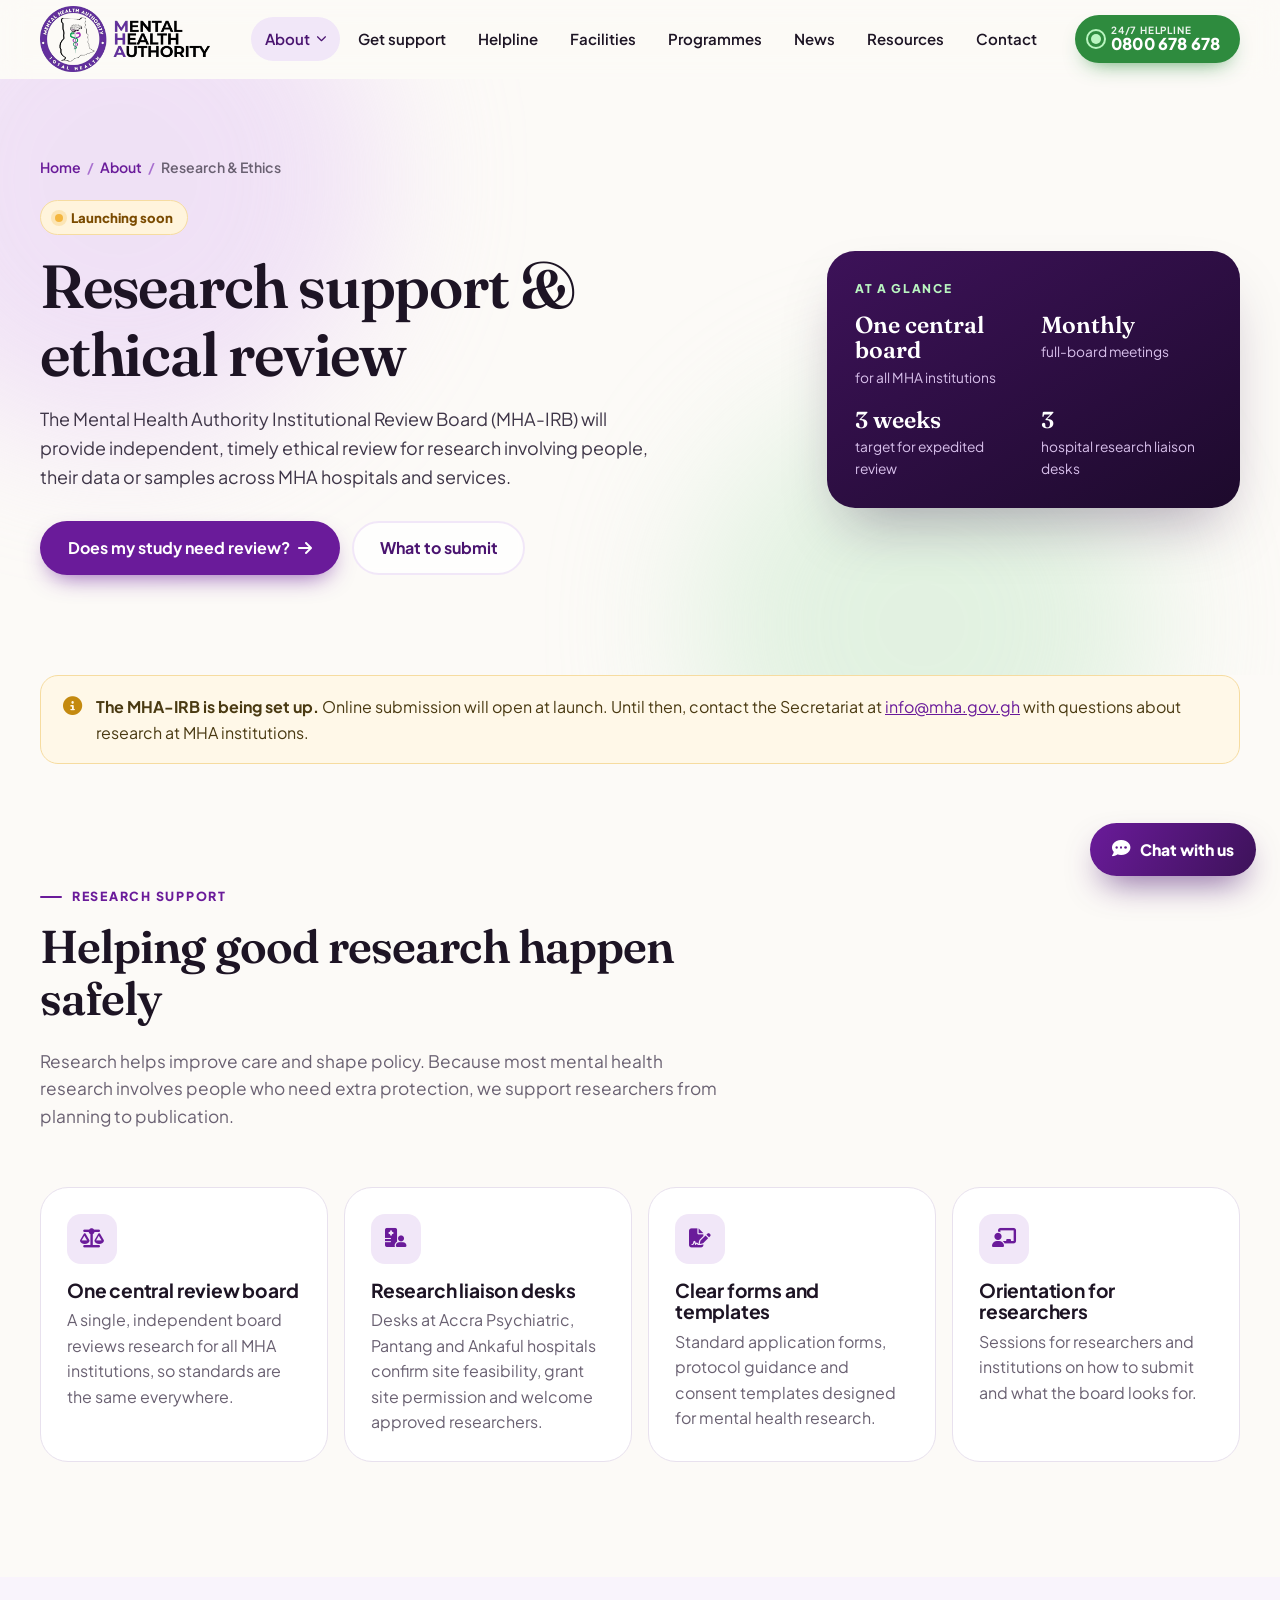
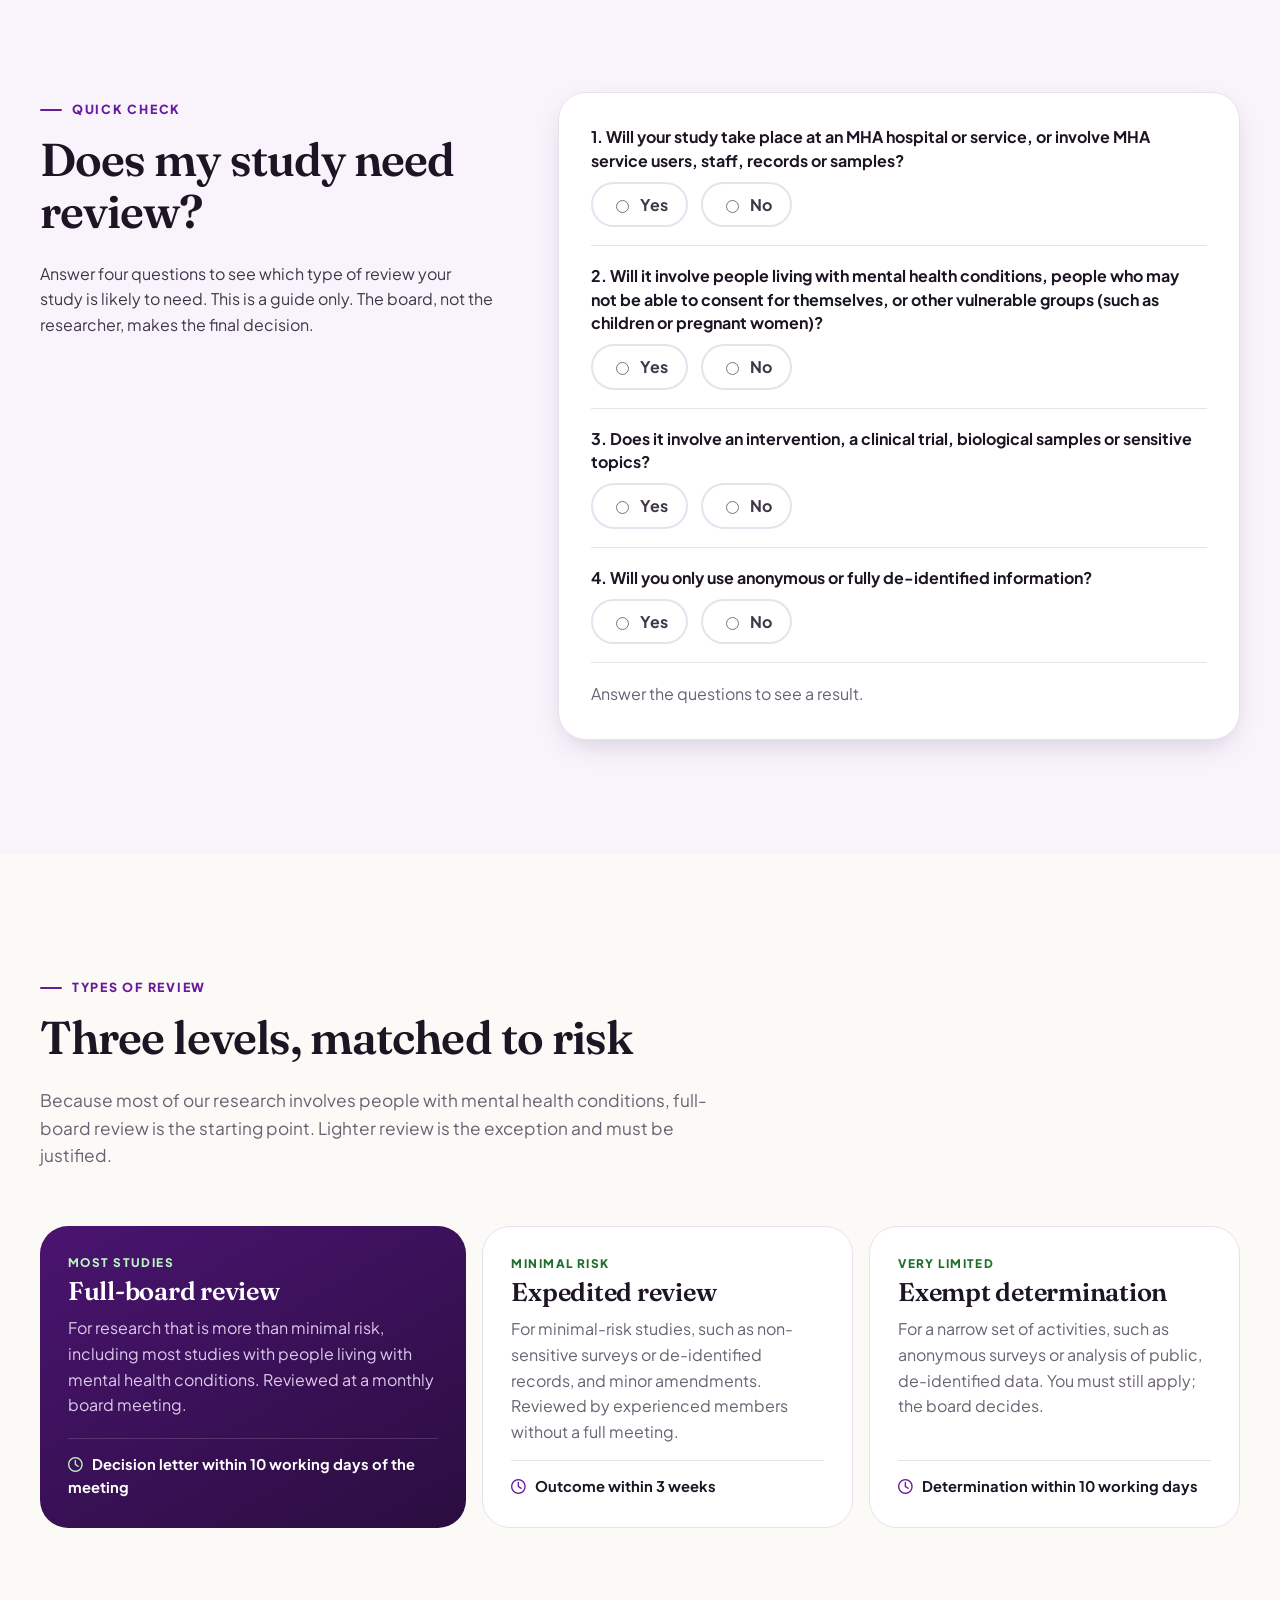
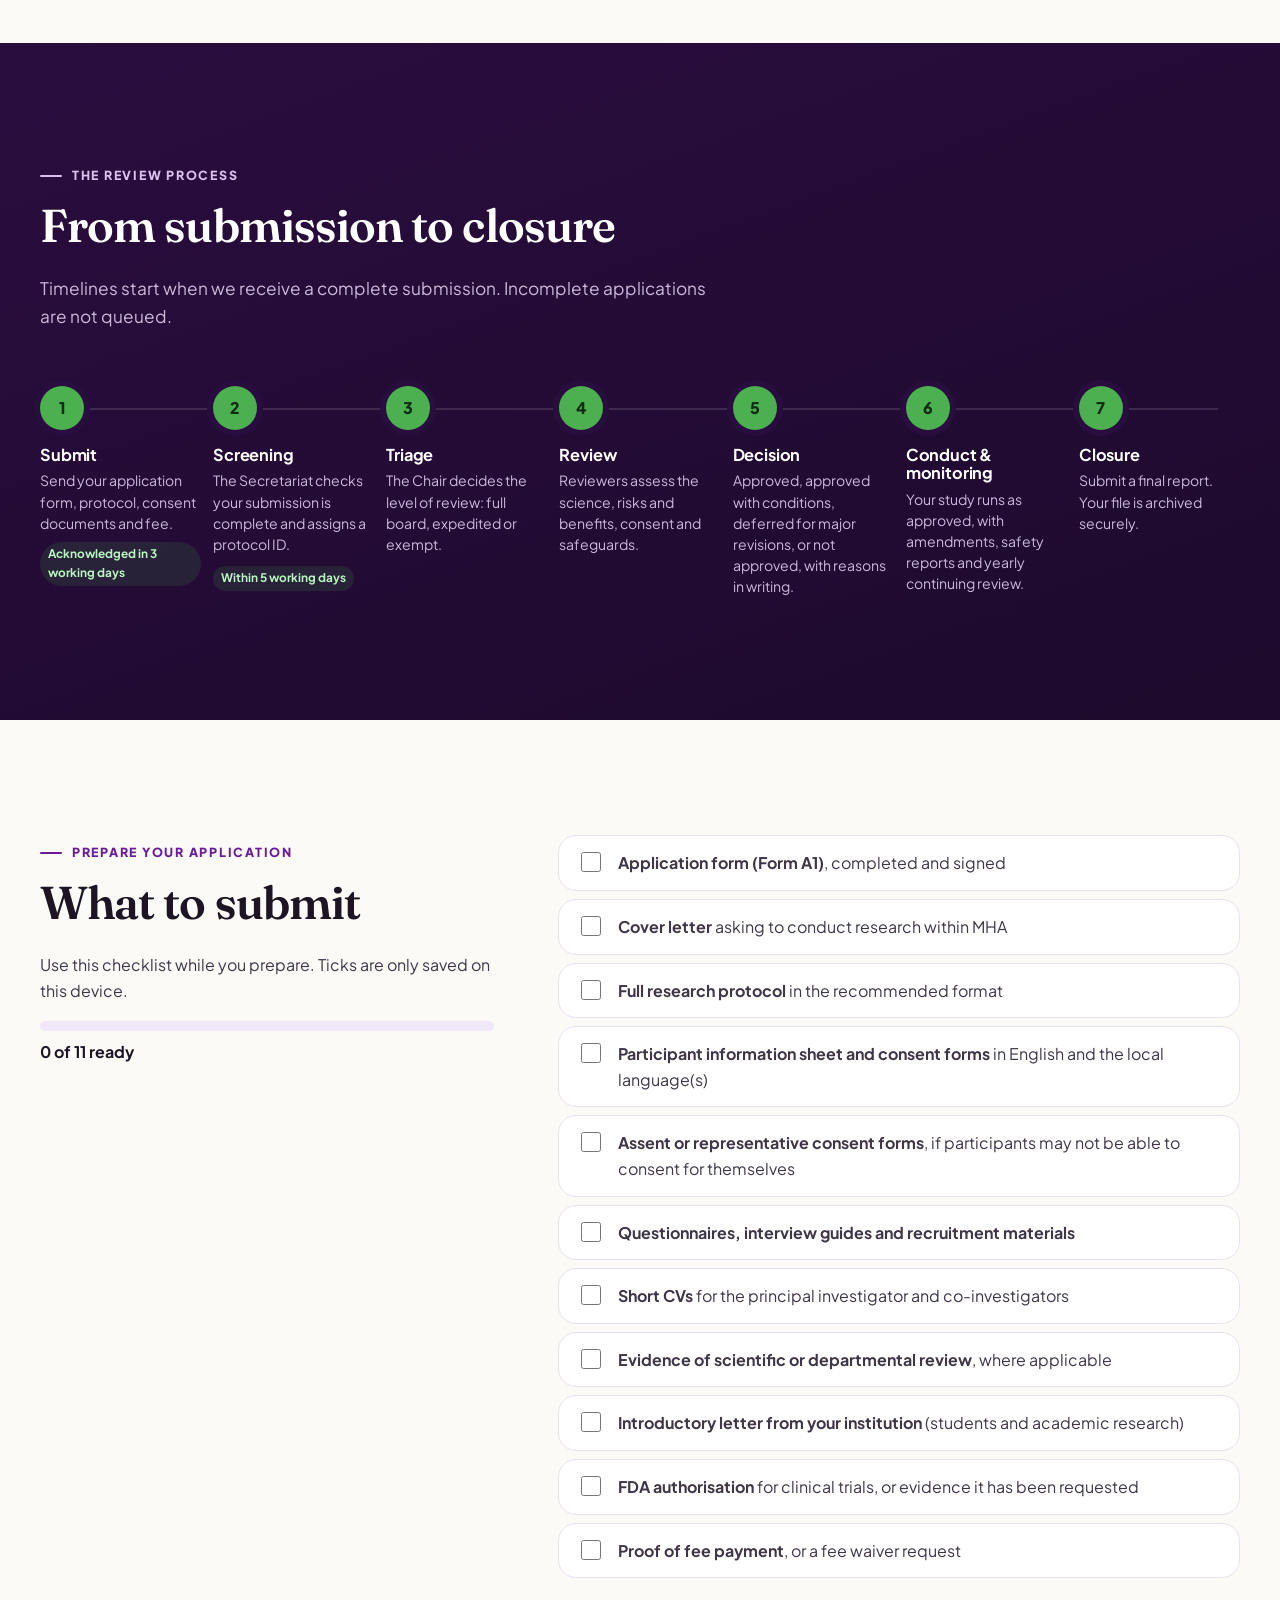
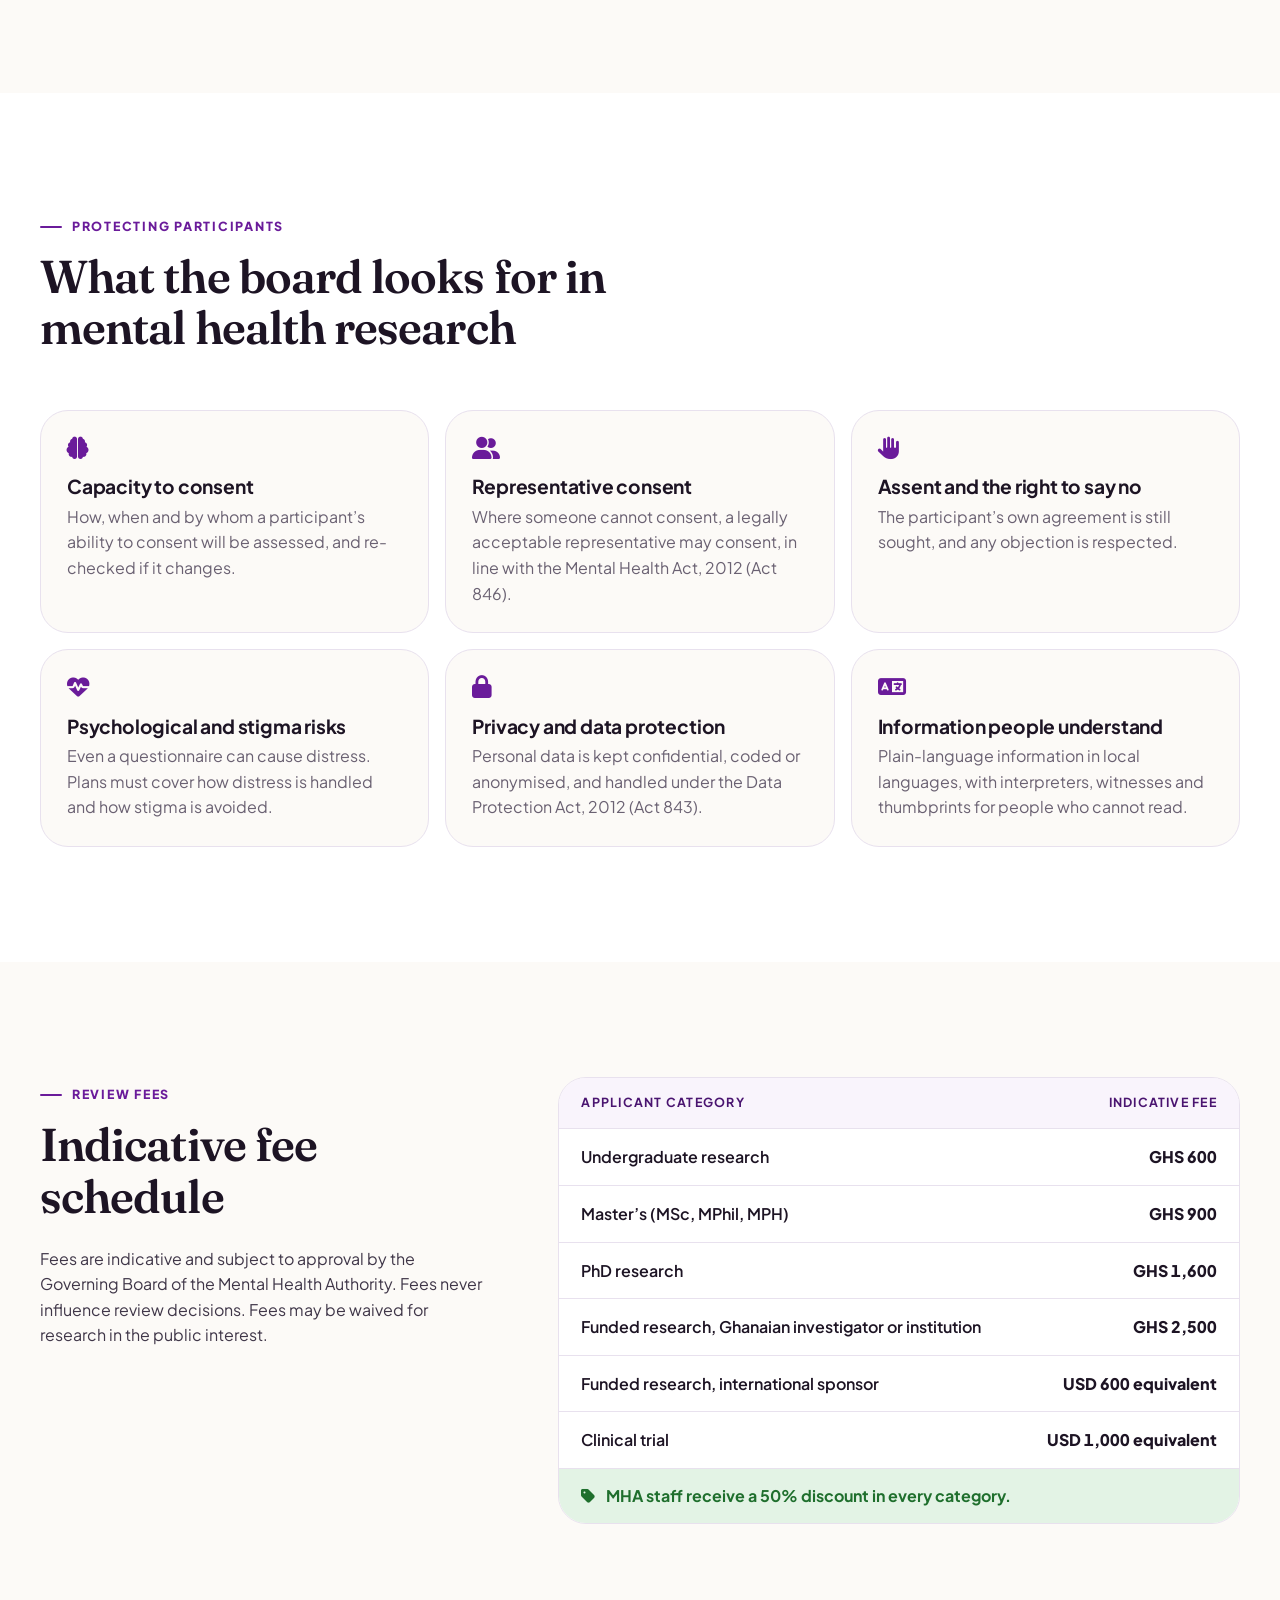
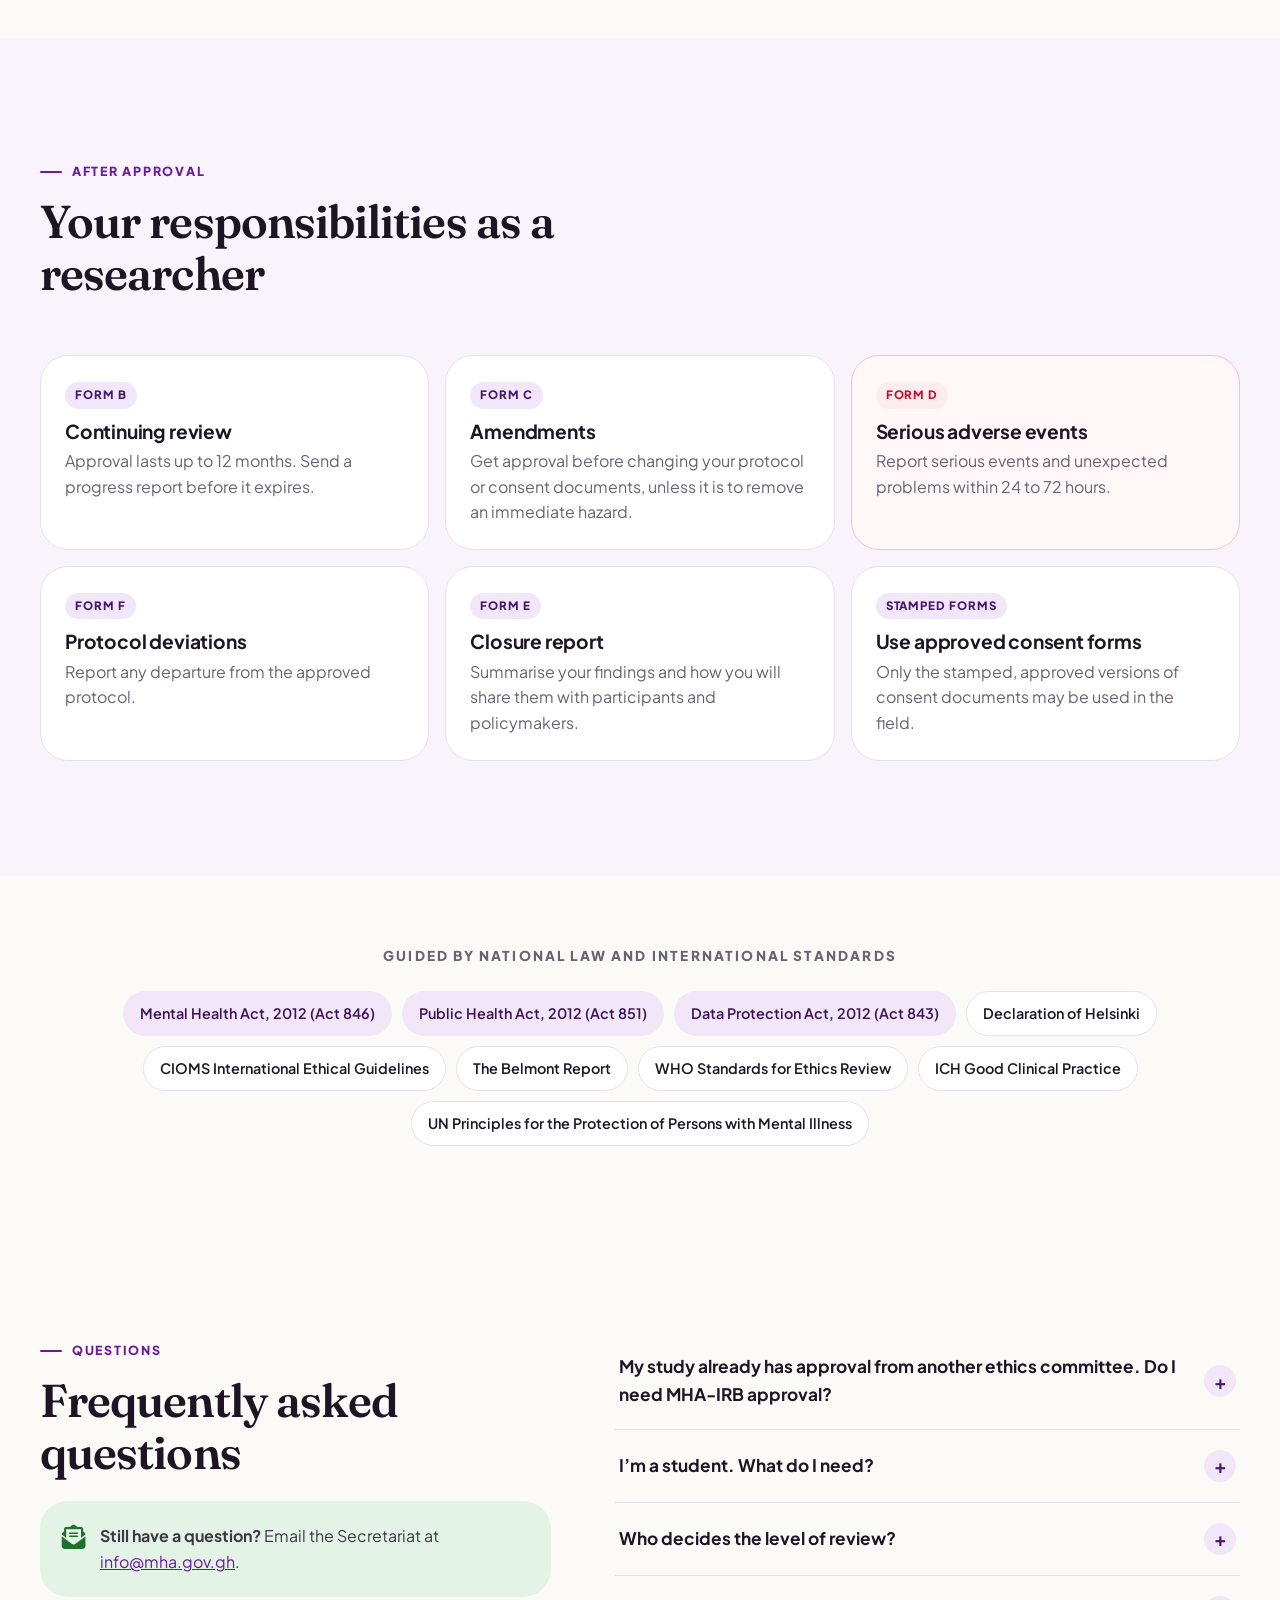
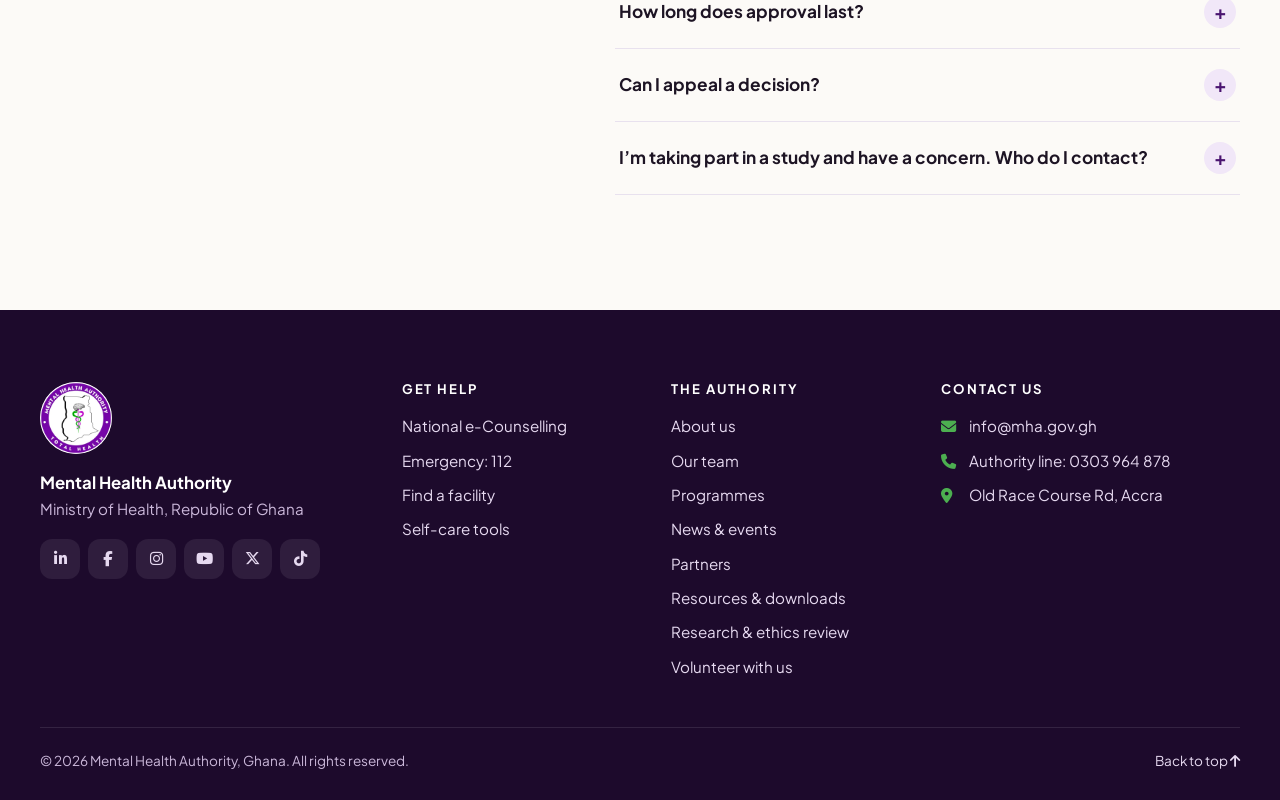
<file: research.html>
<!doctype html>
<html lang="en">
<head>
  <!-- Google Analytics (GA4) -->
  <script async src="https://www.googletagmanager.com/gtag/js?id=G-JYXGBT5XEB"></script>
  <script>
    window.dataLayer = window.dataLayer || [];
    function gtag(){dataLayer.push(arguments);}
    gtag('js', new Date());
    gtag('config', 'G-JYXGBT5XEB');
  </script>
  <meta charset="utf-8" />
  <meta name="viewport" content="width=device-width, initial-scale=1" />
  <title>Research & Ethics | Mental Health Authority, Ghana</title>
  <meta name="description" content="Research support and independent ethical review (MHA-IRB) for studies at Mental Health Authority hospitals and services." />
  <meta name="theme-color" content="#4a1470" />
  <link rel="icon" href="assets/img/mha-seal.webp" type="image/webp" />

  <link rel="preconnect" href="https://fonts.googleapis.com" />
  <link rel="preconnect" href="https://fonts.gstatic.com" crossorigin />
  <link href="https://fonts.googleapis.com/css2?family=Fraunces:opsz,wght@9..144,500;9..144,600;9..144,700&family=Plus+Jakarta+Sans:wght@400;500;600;700;800&display=swap" rel="stylesheet" />
  <link rel="stylesheet" href="https://cdnjs.cloudflare.com/ajax/libs/font-awesome/6.5.1/css/all.min.css"
    integrity="sha512-DTOQO9RWCH3ppGqcWaEA1BIZOC6xxalwEsw9c2QQeAIftl+Vegovlnee1c9QX4TctnWMn13TZye+giMm8e2LwA=="
    crossorigin="anonymous" referrerpolicy="no-referrer" />
  <link rel="stylesheet" href="assets/css/site.css?v=2026-10-08c" />
</head>
<body>
  <a class="skip-link" href="#main">Skip to main content</a>

  <!-- Header -->
  <header class="site-header" id="top">
    <div class="container header-inner">
      <a class="brand" href="index.html" aria-label="Mental Health Authority home">
        <img src="assets/img/mha-wordmark.webp" alt="Mental Health Authority" width="205" height="80" />
      </a>

      <nav class="main-nav" id="mainNav" aria-label="Main">
        <ul>
          <li class="has-sub is-current">
            <button type="button" class="nav-sub-toggle" aria-expanded="false" aria-controls="aboutMenu">
              About <i class="fa-solid fa-chevron-down" aria-hidden="true"></i>
            </button>
            <ul class="sub-menu" id="aboutMenu">
              <li><a href="index.html#about"><i class="fa-solid fa-landmark" aria-hidden="true"></i><span><strong>Roles &amp; Functions</strong><small>Our mandate under Act 846</small></span></a></li>
              <li><a href="team.html"><i class="fa-solid fa-people-group" aria-hidden="true"></i><span><strong>Our Team</strong><small>Leadership, departments and units</small></span></a></li>
              <li><a href="research.html" aria-current="page"><i class="fa-solid fa-microscope" aria-hidden="true"></i><span><strong>Research &amp; Ethics</strong><small>Research support and ethical review (IRB)</small></span></a></li>
              <li><a href="volunteer.html"><i class="fa-solid fa-hand-holding-heart" aria-hidden="true"></i><span><strong>Volunteer</strong><small>Join our volunteer pool</small></span></a></li>
              <li><a href="index.html#partners"><i class="fa-solid fa-handshake" aria-hidden="true"></i><span><strong>Health Partners</strong><small>Who we work with</small></span></a></li>
            </ul>
          </li>
          <li><a href="index.html#support">Get support</a></li>
          <li><a href="helpline.html">Helpline</a></li>
          <li><a href="index.html#facilities">Facilities</a></li>
          <li><a href="index.html#programmes">Programmes</a></li>
          <li><a href="index.html#news">News</a></li>
          <li><a href="resources.html">Resources</a></li>
          <li><a href="#contact">Contact</a></li>
        </ul>
      </nav>

      <div class="header-actions">
        <a class="btn btn-help" href="tel:0800678678">
          <span class="pulse-dot" aria-hidden="true"></span>
          <span class="btn-help-text"><small>24/7 Helpline</small>0800 678 678</span>
        </a>
        <button type="button" class="menu-toggle" id="menuToggle" aria-expanded="false" aria-controls="mainNav" aria-label="Open menu">
          <span></span><span></span><span></span>
        </button>
      </div>
    </div>
  </header>

  <main id="main">
    <!-- Hero -->
    <section class="rs-hero" aria-labelledby="pageTitle">
      <div class="hero-bg" aria-hidden="true"><span class="blob blob-a"></span><span class="blob blob-b"></span></div>
      <div class="container rs-hero-grid">
        <div>
          <nav class="breadcrumb" aria-label="Breadcrumb">
            <ol>
              <li><a href="index.html">Home</a></li>
              <li><a href="index.html#about">About</a></li>
              <li><span aria-current="page">Research &amp; Ethics</span></li>
            </ol>
          </nav>
          <p class="status-pill"><span class="status-dot" aria-hidden="true"></span> Launching soon</p>
          <h1 id="pageTitle">Research support &amp; ethical review</h1>
          <p class="lead">The Mental Health Authority Institutional Review Board (MHA-IRB) will provide independent, timely ethical review for research involving people, their data or samples across MHA hospitals and services.</p>
          <div class="hero-ctas">
            <a class="btn btn-primary btn-lg" href="#checker">Does my study need review? <i class="fa-solid fa-arrow-right" aria-hidden="true"></i></a>
            <a class="btn btn-ghost btn-lg" href="#submit">What to submit</a>
          </div>
        </div>
        <aside class="rs-glance" aria-label="MHA-IRB at a glance">
          <p class="rs-glance-title">At a glance</p>
          <dl>
            <div><dt>One central board</dt><dd>for all MHA institutions</dd></div>
            <div><dt>Monthly</dt><dd>full-board meetings</dd></div>
            <div><dt>3 weeks</dt><dd>target for expedited review</dd></div>
            <div><dt>3</dt><dd>hospital research liaison desks</dd></div>
          </dl>
        </aside>
      </div>
    </section>

    <!-- Launch notice -->
    <section class="container" aria-label="Launch notice">
      <div class="notice reveal">
        <i class="fa-solid fa-circle-info" aria-hidden="true"></i>
        <p><strong>The MHA-IRB is being set up.</strong> Online submission will open at launch. Until then, contact the Secretariat at <a href="mailto:info@mha.gov.gh?subject=MHA-IRB%20enquiry">info@mha.gov.gh</a> with questions about research at MHA institutions.</p>
      </div>
    </section>

    <!-- Research support -->
    <section class="section" aria-labelledby="supportTitle">
      <div class="container">
        <div class="section-head reveal">
          <p class="kicker">Research support</p>
          <h2 id="supportTitle">Helping good research happen safely</h2>
          <p>Research helps improve care and shape policy. Because most mental health research involves people who need extra protection, we support researchers from planning to publication.</p>
        </div>
        <div class="rs-support">
          <article class="rs-card reveal">
            <span class="rs-icon"><i class="fa-solid fa-scale-balanced" aria-hidden="true"></i></span>
            <h3>One central review board</h3>
            <p>A single, independent board reviews research for all MHA institutions, so standards are the same everywhere.</p>
          </article>
          <article class="rs-card reveal">
            <span class="rs-icon"><i class="fa-solid fa-hospital-user" aria-hidden="true"></i></span>
            <h3>Research liaison desks</h3>
            <p>Desks at Accra Psychiatric, Pantang and Ankaful hospitals confirm site feasibility, grant site permission and welcome approved researchers.</p>
          </article>
          <article class="rs-card reveal">
            <span class="rs-icon"><i class="fa-solid fa-file-signature" aria-hidden="true"></i></span>
            <h3>Clear forms and templates</h3>
            <p>Standard application forms, protocol guidance and consent templates designed for mental health research.</p>
          </article>
          <article class="rs-card reveal">
            <span class="rs-icon"><i class="fa-solid fa-chalkboard-user" aria-hidden="true"></i></span>
            <h3>Orientation for researchers</h3>
            <p>Sessions for researchers and institutions on how to submit and what the board looks for.</p>
          </article>
        </div>
      </div>
    </section>

    <!-- Checker -->
    <section class="section rs-check-wrap" id="checker" aria-labelledby="checkerTitle">
      <div class="container rs-check-grid">
        <div class="reveal">
          <p class="kicker">Quick check</p>
          <h2 id="checkerTitle">Does my study need review?</h2>
          <p>Answer four questions to see which type of review your study is likely to need. This is a guide only. The board, not the researcher, makes the final decision.</p>
        </div>
        <form class="checker reveal" id="irbChecker" novalidate>
          <fieldset>
            <legend>1. Will your study take place at an MHA hospital or service, or involve MHA service users, staff, records or samples?</legend>
            <label><input type="radio" name="q1" value="yes" /> Yes</label>
            <label><input type="radio" name="q1" value="no" /> No</label>
          </fieldset>
          <fieldset>
            <legend>2. Will it involve people living with mental health conditions, people who may not be able to consent for themselves, or other vulnerable groups (such as children or pregnant women)?</legend>
            <label><input type="radio" name="q2" value="yes" /> Yes</label>
            <label><input type="radio" name="q2" value="no" /> No</label>
          </fieldset>
          <fieldset>
            <legend>3. Does it involve an intervention, a clinical trial, biological samples or sensitive topics?</legend>
            <label><input type="radio" name="q3" value="yes" /> Yes</label>
            <label><input type="radio" name="q3" value="no" /> No</label>
          </fieldset>
          <fieldset>
            <legend>4. Will you only use anonymous or fully de-identified information?</legend>
            <label><input type="radio" name="q4" value="yes" /> Yes</label>
            <label><input type="radio" name="q4" value="no" /> No</label>
          </fieldset>
          <div class="checker-result" id="checkerResult" aria-live="polite">
            <p class="checker-hint">Answer the questions to see a result.</p>
          </div>
        </form>
      </div>
    </section>

    <!-- Review levels -->
    <section class="section" id="levels" aria-labelledby="levelsTitle">
      <div class="container">
        <div class="section-head reveal">
          <p class="kicker">Types of review</p>
          <h2 id="levelsTitle">Three levels, matched to risk</h2>
          <p>Because most of our research involves people with mental health conditions, full-board review is the starting point. Lighter review is the exception and must be justified.</p>
        </div>
        <div class="levels">
          <article class="level level-full reveal">
            <p class="level-tag">Most studies</p>
            <h3>Full-board review</h3>
            <p>For research that is more than minimal risk, including most studies with people living with mental health conditions. Reviewed at a monthly board meeting.</p>
            <p class="level-time"><i class="fa-regular fa-clock" aria-hidden="true"></i> Decision letter within 10 working days of the meeting</p>
          </article>
          <article class="level reveal">
            <p class="level-tag">Minimal risk</p>
            <h3>Expedited review</h3>
            <p>For minimal-risk studies, such as non-sensitive surveys or de-identified records, and minor amendments. Reviewed by experienced members without a full meeting.</p>
            <p class="level-time"><i class="fa-regular fa-clock" aria-hidden="true"></i> Outcome within 3 weeks</p>
          </article>
          <article class="level reveal">
            <p class="level-tag">Very limited</p>
            <h3>Exempt determination</h3>
            <p>For a narrow set of activities, such as anonymous surveys or analysis of public, de-identified data. You must still apply; the board decides.</p>
            <p class="level-time"><i class="fa-regular fa-clock" aria-hidden="true"></i> Determination within 10 working days</p>
          </article>
        </div>
      </div>
    </section>

    <!-- Process -->
    <section class="section rs-process" aria-labelledby="processTitle">
      <div class="container">
        <div class="section-head reveal">
          <p class="kicker kicker-light">The review process</p>
          <h2 id="processTitle">From submission to closure</h2>
          <p>Timelines start when we receive a complete submission. Incomplete applications are not queued.</p>
        </div>
        <ol class="lifecycle">
          <li class="reveal"><span class="lc-num">1</span><div><h3>Submit</h3><p>Send your application form, protocol, consent documents and fee.</p><span class="lc-time">Acknowledged in 3 working days</span></div></li>
          <li class="reveal"><span class="lc-num">2</span><div><h3>Screening</h3><p>The Secretariat checks your submission is complete and assigns a protocol ID.</p><span class="lc-time">Within 5 working days</span></div></li>
          <li class="reveal"><span class="lc-num">3</span><div><h3>Triage</h3><p>The Chair decides the level of review: full board, expedited or exempt.</p></div></li>
          <li class="reveal"><span class="lc-num">4</span><div><h3>Review</h3><p>Reviewers assess the science, risks and benefits, consent and safeguards.</p></div></li>
          <li class="reveal"><span class="lc-num">5</span><div><h3>Decision</h3><p>Approved, approved with conditions, deferred for major revisions, or not approved, with reasons in writing.</p></div></li>
          <li class="reveal"><span class="lc-num">6</span><div><h3>Conduct &amp; monitoring</h3><p>Your study runs as approved, with amendments, safety reports and yearly continuing review.</p></div></li>
          <li class="reveal"><span class="lc-num">7</span><div><h3>Closure</h3><p>Submit a final report. Your file is archived securely.</p></div></li>
        </ol>
      </div>
    </section>

    <!-- What to submit -->
    <section class="section" id="submit" aria-labelledby="submitTitle">
      <div class="container rs-submit-grid">
        <div class="reveal">
          <p class="kicker">Prepare your application</p>
          <h2 id="submitTitle">What to submit</h2>
          <p>Use this checklist while you prepare. Ticks are only saved on this device.</p>
          <div class="progress" aria-hidden="true"><span class="progress-bar" id="checklistBar"></span></div>
          <p class="progress-text" id="checklistText">0 of 0 ready</p>
        </div>
        <ul class="checklist reveal" id="submitChecklist">
          <li><label><input type="checkbox" /> <span><strong>Application form (Form A1)</strong>, completed and signed</span></label></li>
          <li><label><input type="checkbox" /> <span><strong>Cover letter</strong> asking to conduct research within MHA</span></label></li>
          <li><label><input type="checkbox" /> <span><strong>Full research protocol</strong> in the recommended format</span></label></li>
          <li><label><input type="checkbox" /> <span><strong>Participant information sheet and consent forms</strong> in English and the local language(s)</span></label></li>
          <li><label><input type="checkbox" /> <span><strong>Assent or representative consent forms</strong>, if participants may not be able to consent for themselves</span></label></li>
          <li><label><input type="checkbox" /> <span><strong>Questionnaires, interview guides and recruitment materials</strong></span></label></li>
          <li><label><input type="checkbox" /> <span><strong>Short CVs</strong> for the principal investigator and co-investigators</span></label></li>
          <li><label><input type="checkbox" /> <span><strong>Evidence of scientific or departmental review</strong>, where applicable</span></label></li>
          <li><label><input type="checkbox" /> <span><strong>Introductory letter from your institution</strong> (students and academic research)</span></label></li>
          <li><label><input type="checkbox" /> <span><strong>FDA authorisation</strong> for clinical trials, or evidence it has been requested</span></label></li>
          <li><label><input type="checkbox" /> <span><strong>Proof of fee payment</strong>, or a fee waiver request</span></label></li>
        </ul>
      </div>
    </section>

    <!-- Safeguards -->
    <section class="section rs-safe" aria-labelledby="safeTitle">
      <div class="container">
        <div class="section-head reveal">
          <p class="kicker">Protecting participants</p>
          <h2 id="safeTitle">What the board looks for in mental health research</h2>
        </div>
        <div class="safeguards">
          <article class="safe reveal"><i class="fa-solid fa-brain" aria-hidden="true"></i><h3>Capacity to consent</h3><p>How, when and by whom a participant’s ability to consent will be assessed, and re-checked if it changes.</p></article>
          <article class="safe reveal"><i class="fa-solid fa-user-group" aria-hidden="true"></i><h3>Representative consent</h3><p>Where someone cannot consent, a legally acceptable representative may consent, in line with the Mental Health Act, 2012 (Act 846).</p></article>
          <article class="safe reveal"><i class="fa-solid fa-hand" aria-hidden="true"></i><h3>Assent and the right to say no</h3><p>The participant’s own agreement is still sought, and any objection is respected.</p></article>
          <article class="safe reveal"><i class="fa-solid fa-heart-pulse" aria-hidden="true"></i><h3>Psychological and stigma risks</h3><p>Even a questionnaire can cause distress. Plans must cover how distress is handled and how stigma is avoided.</p></article>
          <article class="safe reveal"><i class="fa-solid fa-lock" aria-hidden="true"></i><h3>Privacy and data protection</h3><p>Personal data is kept confidential, coded or anonymised, and handled under the Data Protection Act, 2012 (Act 843).</p></article>
          <article class="safe reveal"><i class="fa-solid fa-language" aria-hidden="true"></i><h3>Information people understand</h3><p>Plain-language information in local languages, with interpreters, witnesses and thumbprints for people who cannot read.</p></article>
        </div>
      </div>
    </section>

    <!-- Fees -->
    <section class="section" id="fees" aria-labelledby="feesTitle">
      <div class="container rs-fees-grid">
        <div class="reveal">
          <p class="kicker">Review fees</p>
          <h2 id="feesTitle">Indicative fee schedule</h2>
          <p>Fees are indicative and subject to approval by the Governing Board of the Mental Health Authority. Fees never influence review decisions. Fees may be waived for research in the public interest.</p>
        </div>
        <div class="fee-table-wrap reveal">
          <table class="fee-table">
            <caption class="visually-hidden">Indicative MHA-IRB review fees by applicant category</caption>
            <thead><tr><th scope="col">Applicant category</th><th scope="col">Indicative fee</th></tr></thead>
            <tbody>
              <tr><th scope="row">Undergraduate research</th><td>GHS 600</td></tr>
              <tr><th scope="row">Master’s (MSc, MPhil, MPH)</th><td>GHS 900</td></tr>
              <tr><th scope="row">PhD research</th><td>GHS 1,600</td></tr>
              <tr><th scope="row">Funded research, Ghanaian investigator or institution</th><td>GHS 2,500</td></tr>
              <tr><th scope="row">Funded research, international sponsor</th><td>USD 600 equivalent</td></tr>
              <tr><th scope="row">Clinical trial</th><td>USD 1,000 equivalent</td></tr>
            </tbody>
          </table>
          <p class="fee-note"><i class="fa-solid fa-tag" aria-hidden="true"></i> MHA staff receive a 50% discount in every category.</p>
        </div>
      </div>
    </section>

    <!-- After approval -->
    <section class="section rs-after" aria-labelledby="afterTitle">
      <div class="container">
        <div class="section-head reveal">
          <p class="kicker">After approval</p>
          <h2 id="afterTitle">Your responsibilities as a researcher</h2>
        </div>
        <div class="obligations">
          <div class="ob reveal"><span class="ob-form">Form B</span><h3>Continuing review</h3><p>Approval lasts up to 12 months. Send a progress report before it expires.</p></div>
          <div class="ob reveal"><span class="ob-form">Form C</span><h3>Amendments</h3><p>Get approval before changing your protocol or consent documents, unless it is to remove an immediate hazard.</p></div>
          <div class="ob ob-urgent reveal"><span class="ob-form">Form D</span><h3>Serious adverse events</h3><p>Report serious events and unexpected problems within 24 to 72 hours.</p></div>
          <div class="ob reveal"><span class="ob-form">Form F</span><h3>Protocol deviations</h3><p>Report any departure from the approved protocol.</p></div>
          <div class="ob reveal"><span class="ob-form">Form E</span><h3>Closure report</h3><p>Summarise your findings and how you will share them with participants and policymakers.</p></div>
          <div class="ob reveal"><span class="ob-form">Stamped forms</span><h3>Use approved consent forms</h3><p>Only the stamped, approved versions of consent documents may be used in the field.</p></div>
        </div>
      </div>
    </section>

    <!-- Standards -->
    <section class="section rs-standards" aria-labelledby="stdTitle">
      <div class="container">
        <h2 class="partners-title" id="stdTitle">Guided by national law and international standards</h2>
        <ul class="std-list reveal">
          <li>Mental Health Act, 2012 (Act 846)</li>
          <li>Public Health Act, 2012 (Act 851)</li>
          <li>Data Protection Act, 2012 (Act 843)</li>
          <li>Declaration of Helsinki</li>
          <li>CIOMS International Ethical Guidelines</li>
          <li>The Belmont Report</li>
          <li>WHO Standards for Ethics Review</li>
          <li>ICH Good Clinical Practice</li>
          <li>UN Principles for the Protection of Persons with Mental Illness</li>
        </ul>
      </div>
    </section>

    <!-- FAQ -->
    <section class="section" aria-labelledby="rsFaqTitle">
      <div class="container hl-faq-grid">
        <div class="reveal">
          <p class="kicker">Questions</p>
          <h2 id="rsFaqTitle">Frequently asked questions</h2>
          <div class="privacy-card">
            <i class="fa-solid fa-envelope-open-text" aria-hidden="true"></i>
            <p><strong>Still have a question?</strong> Email the Secretariat at <a href="mailto:info@mha.gov.gh?subject=MHA-IRB%20enquiry">info@mha.gov.gh</a>.</p>
          </div>
        </div>
        <div class="faq reveal">
          <details>
            <summary>My study already has approval from another ethics committee. Do I need MHA-IRB approval?</summary>
            <p>For multi-site studies approved by another recognised Ghanaian committee, such as the GHS Ethics Review Committee or the Noguchi IRB, the board may carry out its own review or accept the external approval. Permission from the MHA site where you will collect data is always required.</p>
          </details>
          <details>
            <summary>I’m a student. What do I need?</summary>
            <p>Student research hosted by MHA institutions needs review. Include an introductory letter from your institution and evidence of departmental approval with your application.</p>
          </details>
          <details>
            <summary>Who decides the level of review?</summary>
            <p>The board decides, not the researcher. If there is any doubt, the more thorough level of review is used.</p>
          </details>
          <details>
            <summary>How long does approval last?</summary>
            <p>Up to 12 months, or less for higher-risk studies. You can renew it through continuing review.</p>
          </details>
          <details>
            <summary>Can I appeal a decision?</summary>
            <p>Yes. You can ask for reconsideration in writing within 30 days, setting out your reasons. You may not start the study while an appeal is under way.</p>
          </details>
          <details>
            <summary>I’m taking part in a study and have a concern. Who do I contact?</summary>
            <p>Every consent form gives contact details for the MHA-IRB Administrator. You can raise questions or complaints about a study or your rights at any time.</p>
          </details>
        </div>
      </div>
    </section>

  </main>

  <!-- Footer -->
  <footer class="site-footer" id="contact">
    <div class="container footer-grid">
      <div class="footer-brand">
        <img src="assets/img/mha-seal.webp" alt="" width="72" height="72" loading="lazy" />
        <p><strong>Mental Health Authority</strong><br />Ministry of Health, Republic of Ghana</p>
        <div class="socials" aria-label="Social media">
          <a href="https://www.linkedin.com/company/mental-health-authority-ghana/" target="_blank" rel="noopener noreferrer" aria-label="Mental Health Authority on LinkedIn (opens in a new tab)"><i class="fab fa-linkedin-in" aria-hidden="true"></i></a>
          <a href="https://www.facebook.com/mentalhealthauthority/" target="_blank" rel="noopener noreferrer" aria-label="Mental Health Authority on Facebook (opens in a new tab)"><i class="fab fa-facebook-f" aria-hidden="true"></i></a>
          <a href="https://www.instagram.com/mha.ghana/" target="_blank" rel="noopener noreferrer" aria-label="Mental Health Authority on Instagram (opens in a new tab)"><i class="fab fa-instagram" aria-hidden="true"></i></a>
          <a href="https://www.youtube.com/@mentalhealthauthority" target="_blank" rel="noopener noreferrer" aria-label="Mental Health Authority on YouTube (opens in a new tab)"><i class="fab fa-youtube" aria-hidden="true"></i></a>
          <a href="https://x.com/mha_ghana" target="_blank" rel="noopener noreferrer" aria-label="Mental Health Authority on X (Twitter) (opens in a new tab)"><i class="fab fa-x-twitter" aria-hidden="true"></i></a>
          <a href="https://www.tiktok.com/@mha.ghana" target="_blank" rel="noopener noreferrer" aria-label="Mental Health Authority on TikTok (opens in a new tab)"><i class="fab fa-tiktok" aria-hidden="true"></i></a>
        </div>
      </div>
      <div>
        <h3>Get help</h3>
        <ul>
          <li><a href="helpline.html">National e-Counselling</a></li>
          <li><a href="tel:112">Emergency: 112</a></li>
          <li><a href="index.html#facilities">Find a facility</a></li>
          <li><a href="index.html#breathe">Self-care tools</a></li>
        </ul>
      </div>
      <div>
        <h3>The Authority</h3>
        <ul>
          <li><a href="index.html#about">About us</a></li>
          <li><a href="team.html">Our team</a></li>
          <li><a href="index.html#programmes">Programmes</a></li>
          <li><a href="index.html#news">News &amp; events</a></li>
          <li><a href="index.html#partners">Partners</a></li>
          <li><a href="resources.html">Resources &amp; downloads</a></li>
          <li><a href="research.html">Research &amp; ethics review</a></li>
          <li><a href="volunteer.html">Volunteer with us</a></li>
        </ul>
      </div>
      <div>
        <h3>Contact us</h3>
        <ul class="contact-list">
          <li><i class="fa-solid fa-envelope" aria-hidden="true"></i><a href="mailto:info@mha.gov.gh">info@mha.gov.gh</a></li>
          <li><i class="fa-solid fa-phone" aria-hidden="true"></i><a href="tel:0303964878">Authority line: 0303 964 878</a></li>
          <li><i class="fa-solid fa-location-dot" aria-hidden="true"></i><a href="https://www.google.com/maps/search/?api=1&query=Old+Race+Course+Rd%2C+Accra" target="_blank" rel="noopener noreferrer">Old Race Course Rd, Accra</a></li>
        </ul>
      </div>
    </div>
    <div class="container footer-bottom">
      <p>© <span id="year">2026</span> Mental Health Authority, Ghana. All rights reserved.</p>
      <a href="#top" class="to-top">Back to top <i class="fa-solid fa-arrow-up" aria-hidden="true"></i></a>
    </div>
  </footer>

  <!-- Mobile sticky help bar -->
  <div class="mobile-help">
    <a class="mh-call" href="tel:0800678678"><i class="fa-solid fa-phone-volume" aria-hidden="true"></i> Call 0800 678 678</a>
    <button type="button" class="mh-chat" data-open-chat aria-haspopup="dialog" aria-controls="chatPanel"><i class="fa-solid fa-comment-dots" aria-hidden="true"></i> Chat</button>
  </div>

  <script src="assets/js/site.js?v=2026-10-08c" defer></script>
</body>
</html>
</file>
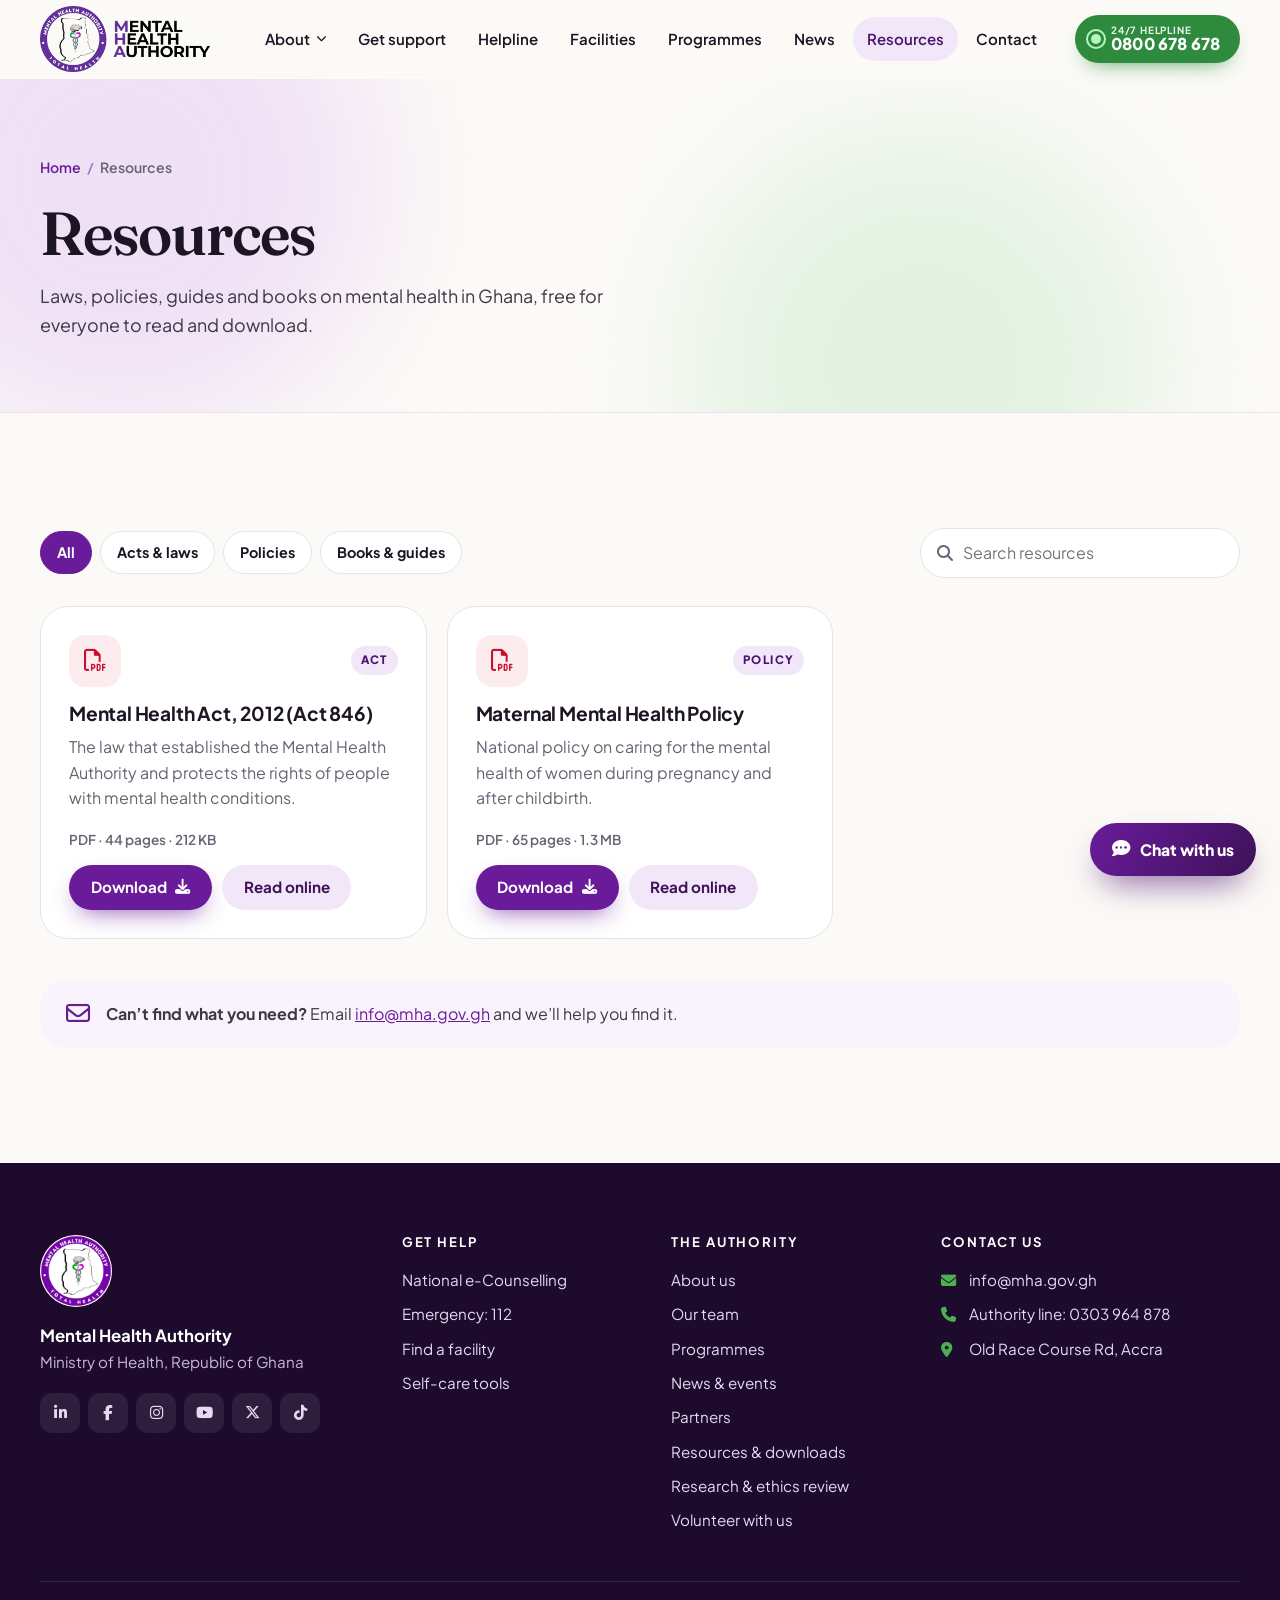
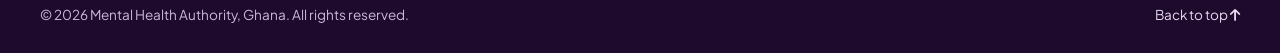
<file: resources.html>
<!doctype html>
<html lang="en">
<head>
  <!-- Google Analytics (GA4) -->
  <script async src="https://www.googletagmanager.com/gtag/js?id=G-JYXGBT5XEB"></script>
  <script>
    window.dataLayer = window.dataLayer || [];
    function gtag(){dataLayer.push(arguments);}
    gtag('js', new Date());
    gtag('config', 'G-JYXGBT5XEB');
  </script>
  <meta charset="utf-8" />
  <meta name="viewport" content="width=device-width, initial-scale=1" />
  <title>Resources | Mental Health Authority, Ghana</title>
  <meta name="description" content="Download mental health laws, policies, guides and books from the Mental Health Authority of Ghana." />
  <meta name="theme-color" content="#4a1470" />
  <link rel="icon" href="assets/img/mha-seal.webp" type="image/webp" />

  <link rel="preconnect" href="https://fonts.googleapis.com" />
  <link rel="preconnect" href="https://fonts.gstatic.com" crossorigin />
  <link href="https://fonts.googleapis.com/css2?family=Fraunces:opsz,wght@9..144,500;9..144,600;9..144,700&family=Plus+Jakarta+Sans:wght@400;500;600;700;800&display=swap" rel="stylesheet" />
  <link rel="stylesheet" href="https://cdnjs.cloudflare.com/ajax/libs/font-awesome/6.5.1/css/all.min.css"
    integrity="sha512-DTOQO9RWCH3ppGqcWaEA1BIZOC6xxalwEsw9c2QQeAIftl+Vegovlnee1c9QX4TctnWMn13TZye+giMm8e2LwA=="
    crossorigin="anonymous" referrerpolicy="no-referrer" />
  <link rel="stylesheet" href="assets/css/site.css?v=2026-10-08c" />
</head>
<body>
  <a class="skip-link" href="#main">Skip to main content</a>

  <!-- Header -->
  <header class="site-header" id="top">
    <div class="container header-inner">
      <a class="brand" href="index.html" aria-label="Mental Health Authority home">
        <img src="assets/img/mha-wordmark.webp" alt="Mental Health Authority" width="205" height="80" />
      </a>

      <nav class="main-nav" id="mainNav" aria-label="Main">
        <ul>
          <li class="has-sub">
            <button type="button" class="nav-sub-toggle" aria-expanded="false" aria-controls="aboutMenu">
              About <i class="fa-solid fa-chevron-down" aria-hidden="true"></i>
            </button>
            <ul class="sub-menu" id="aboutMenu">
              <li><a href="index.html#about"><i class="fa-solid fa-landmark" aria-hidden="true"></i><span><strong>Roles &amp; Functions</strong><small>Our mandate under Act 846</small></span></a></li>
              <li><a href="team.html"><i class="fa-solid fa-people-group" aria-hidden="true"></i><span><strong>Our Team</strong><small>Leadership, departments and units</small></span></a></li>
              <li><a href="research.html"><i class="fa-solid fa-microscope" aria-hidden="true"></i><span><strong>Research &amp; Ethics</strong><small>Research support and ethical review (IRB)</small></span></a></li>
              <li><a href="volunteer.html"><i class="fa-solid fa-hand-holding-heart" aria-hidden="true"></i><span><strong>Volunteer</strong><small>Join our volunteer pool</small></span></a></li>
              <li><a href="index.html#partners"><i class="fa-solid fa-handshake" aria-hidden="true"></i><span><strong>Health Partners</strong><small>Who we work with</small></span></a></li>
            </ul>
          </li>
          <li><a href="index.html#support">Get support</a></li>
          <li><a href="helpline.html">Helpline</a></li>
          <li><a href="index.html#facilities">Facilities</a></li>
          <li><a href="index.html#programmes">Programmes</a></li>
          <li><a href="index.html#news">News</a></li>
          <li><a href="resources.html" aria-current="page">Resources</a></li>
          <li><a href="#contact">Contact</a></li>
        </ul>
      </nav>

      <div class="header-actions">
        <a class="btn btn-help" href="tel:0800678678">
          <span class="pulse-dot" aria-hidden="true"></span>
          <span class="btn-help-text"><small>24/7 Helpline</small>0800 678 678</span>
        </a>
        <button type="button" class="menu-toggle" id="menuToggle" aria-expanded="false" aria-controls="mainNav" aria-label="Open menu">
          <span></span><span></span><span></span>
        </button>
      </div>
    </div>
  </header>

  <main id="main">
    <section class="page-hero" aria-labelledby="pageTitle">
      <div class="hero-bg" aria-hidden="true"><span class="blob blob-a"></span><span class="blob blob-b"></span></div>
      <div class="container">
        <nav class="breadcrumb" aria-label="Breadcrumb">
          <ol>
            <li><a href="index.html">Home</a></li>
            <li><span aria-current="page">Resources</span></li>
          </ol>
        </nav>
        <h1 id="pageTitle">Resources</h1>
        <p class="lead">Laws, policies, guides and books on mental health in Ghana, free for everyone to read and download.</p>
      </div>
    </section>

    <section class="section resources" aria-labelledby="libTitle">
      <div class="container">
        <h2 class="visually-hidden" id="libTitle">Document library</h2>
        <div class="lib-tools reveal">
          <div class="filters" role="group" aria-label="Filter by type">
            <button type="button" class="filter is-active" data-filter="all" aria-pressed="true">All</button>
            <button type="button" class="filter" data-filter="act" aria-pressed="false">Acts &amp; laws</button>
            <button type="button" class="filter" data-filter="policy" aria-pressed="false">Policies</button>
            <button type="button" class="filter" data-filter="book" aria-pressed="false">Books &amp; guides</button>
          </div>
          <label class="search">
            <i class="fa-solid fa-magnifying-glass" aria-hidden="true"></i>
            <span class="visually-hidden">Search resources</span>
            <input type="search" id="docSearch" placeholder="Search resources" autocomplete="off" />
          </label>
        </div>
        <div class="doc-grid" id="docGrid">
          <article class="doc reveal" data-category="act">
            <div class="doc-top">
              <span class="doc-icon"><i class="fa-regular fa-file-pdf" aria-hidden="true"></i></span>
              <span class="doc-type">Act</span>
            </div>
            <h3>Mental Health Act, 2012 (Act 846)</h3>
            <p>The law that established the Mental Health Authority and protects the rights of people with mental health conditions.</p>
            <p class="doc-meta">PDF · 44 pages · 212 KB</p>
            <div class="doc-actions">
              <a class="btn btn-primary" href="docs/mental-health-act-2012-act-846.pdf" download aria-label="Download Mental Health Act, 2012 (Act 846) (PDF, 212 KB)">Download <i class="fa-solid fa-download" aria-hidden="true"></i></a>
              <a class="btn btn-soft" href="docs/mental-health-act-2012-act-846.pdf" target="_blank" rel="noopener" aria-label="Read Mental Health Act, 2012 (Act 846) online (opens in a new tab)">Read online</a>
            </div>
          </article>
          <article class="doc reveal" data-category="policy">
            <div class="doc-top">
              <span class="doc-icon"><i class="fa-regular fa-file-pdf" aria-hidden="true"></i></span>
              <span class="doc-type">Policy</span>
            </div>
            <h3>Maternal Mental Health Policy</h3>
            <p>National policy on caring for the mental health of women during pregnancy and after childbirth.</p>
            <p class="doc-meta">PDF · 65 pages · 1.3 MB</p>
            <div class="doc-actions">
              <a class="btn btn-primary" href="docs/maternal-mental-health-policy.pdf" download aria-label="Download Maternal Mental Health Policy (PDF, 1.3 MB)">Download <i class="fa-solid fa-download" aria-hidden="true"></i></a>
              <a class="btn btn-soft" href="docs/maternal-mental-health-policy.pdf" target="_blank" rel="noopener" aria-label="Read Maternal Mental Health Policy online (opens in a new tab)">Read online</a>
            </div>
          </article>
        </div>
        <p class="doc-empty" id="docEmpty" hidden>No resources match your search yet. More documents are on the way.</p>
        <aside class="doc-help reveal">
          <i class="fa-regular fa-envelope" aria-hidden="true"></i>
          <p><strong>Can’t find what you need?</strong> Email <a href="mailto:info@mha.gov.gh">info@mha.gov.gh</a> and we’ll help you find it.</p>
        </aside>
      </div>
    </section>
  </main>

  <!-- Footer -->
  <footer class="site-footer" id="contact">
    <div class="container footer-grid">
      <div class="footer-brand">
        <img src="assets/img/mha-seal.webp" alt="" width="72" height="72" loading="lazy" />
        <p><strong>Mental Health Authority</strong><br />Ministry of Health, Republic of Ghana</p>
        <div class="socials" aria-label="Social media">
          <a href="https://www.linkedin.com/company/mental-health-authority-ghana/" target="_blank" rel="noopener noreferrer" aria-label="Mental Health Authority on LinkedIn (opens in a new tab)"><i class="fab fa-linkedin-in" aria-hidden="true"></i></a>
          <a href="https://www.facebook.com/mentalhealthauthority/" target="_blank" rel="noopener noreferrer" aria-label="Mental Health Authority on Facebook (opens in a new tab)"><i class="fab fa-facebook-f" aria-hidden="true"></i></a>
          <a href="https://www.instagram.com/mha.ghana/" target="_blank" rel="noopener noreferrer" aria-label="Mental Health Authority on Instagram (opens in a new tab)"><i class="fab fa-instagram" aria-hidden="true"></i></a>
          <a href="https://www.youtube.com/@mentalhealthauthority" target="_blank" rel="noopener noreferrer" aria-label="Mental Health Authority on YouTube (opens in a new tab)"><i class="fab fa-youtube" aria-hidden="true"></i></a>
          <a href="https://x.com/mha_ghana" target="_blank" rel="noopener noreferrer" aria-label="Mental Health Authority on X (Twitter) (opens in a new tab)"><i class="fab fa-x-twitter" aria-hidden="true"></i></a>
          <a href="https://www.tiktok.com/@mha.ghana" target="_blank" rel="noopener noreferrer" aria-label="Mental Health Authority on TikTok (opens in a new tab)"><i class="fab fa-tiktok" aria-hidden="true"></i></a>
        </div>
      </div>
      <div>
        <h3>Get help</h3>
        <ul>
          <li><a href="helpline.html">National e-Counselling</a></li>
          <li><a href="tel:112">Emergency: 112</a></li>
          <li><a href="index.html#facilities">Find a facility</a></li>
          <li><a href="index.html#breathe">Self-care tools</a></li>
        </ul>
      </div>
      <div>
        <h3>The Authority</h3>
        <ul>
          <li><a href="index.html#about">About us</a></li>
          <li><a href="team.html">Our team</a></li>
          <li><a href="index.html#programmes">Programmes</a></li>
          <li><a href="index.html#news">News &amp; events</a></li>
          <li><a href="index.html#partners">Partners</a></li>
          <li><a href="resources.html">Resources &amp; downloads</a></li>
          <li><a href="research.html">Research &amp; ethics review</a></li>
          <li><a href="volunteer.html">Volunteer with us</a></li>
        </ul>
      </div>
      <div>
        <h3>Contact us</h3>
        <ul class="contact-list">
          <li><i class="fa-solid fa-envelope" aria-hidden="true"></i><a href="mailto:info@mha.gov.gh">info@mha.gov.gh</a></li>
          <li><i class="fa-solid fa-phone" aria-hidden="true"></i><a href="tel:0303964878">Authority line: 0303 964 878</a></li>
          <li><i class="fa-solid fa-location-dot" aria-hidden="true"></i><a href="https://www.google.com/maps/search/?api=1&query=Old+Race+Course+Rd%2C+Accra" target="_blank" rel="noopener noreferrer">Old Race Course Rd, Accra</a></li>
        </ul>
      </div>
    </div>
    <div class="container footer-bottom">
      <p>© <span id="year">2026</span> Mental Health Authority, Ghana. All rights reserved.</p>
      <a href="#top" class="to-top">Back to top <i class="fa-solid fa-arrow-up" aria-hidden="true"></i></a>
    </div>
  </footer>

  <!-- Mobile sticky help bar -->
  <div class="mobile-help">
    <a class="mh-call" href="tel:0800678678"><i class="fa-solid fa-phone-volume" aria-hidden="true"></i> Call 0800 678 678</a>
    <button type="button" class="mh-chat" data-open-chat aria-haspopup="dialog" aria-controls="chatPanel"><i class="fa-solid fa-comment-dots" aria-hidden="true"></i> Chat</button>
  </div>

  <script src="assets/js/site.js?v=2026-10-08c" defer></script>
</body>
</html>
</file>
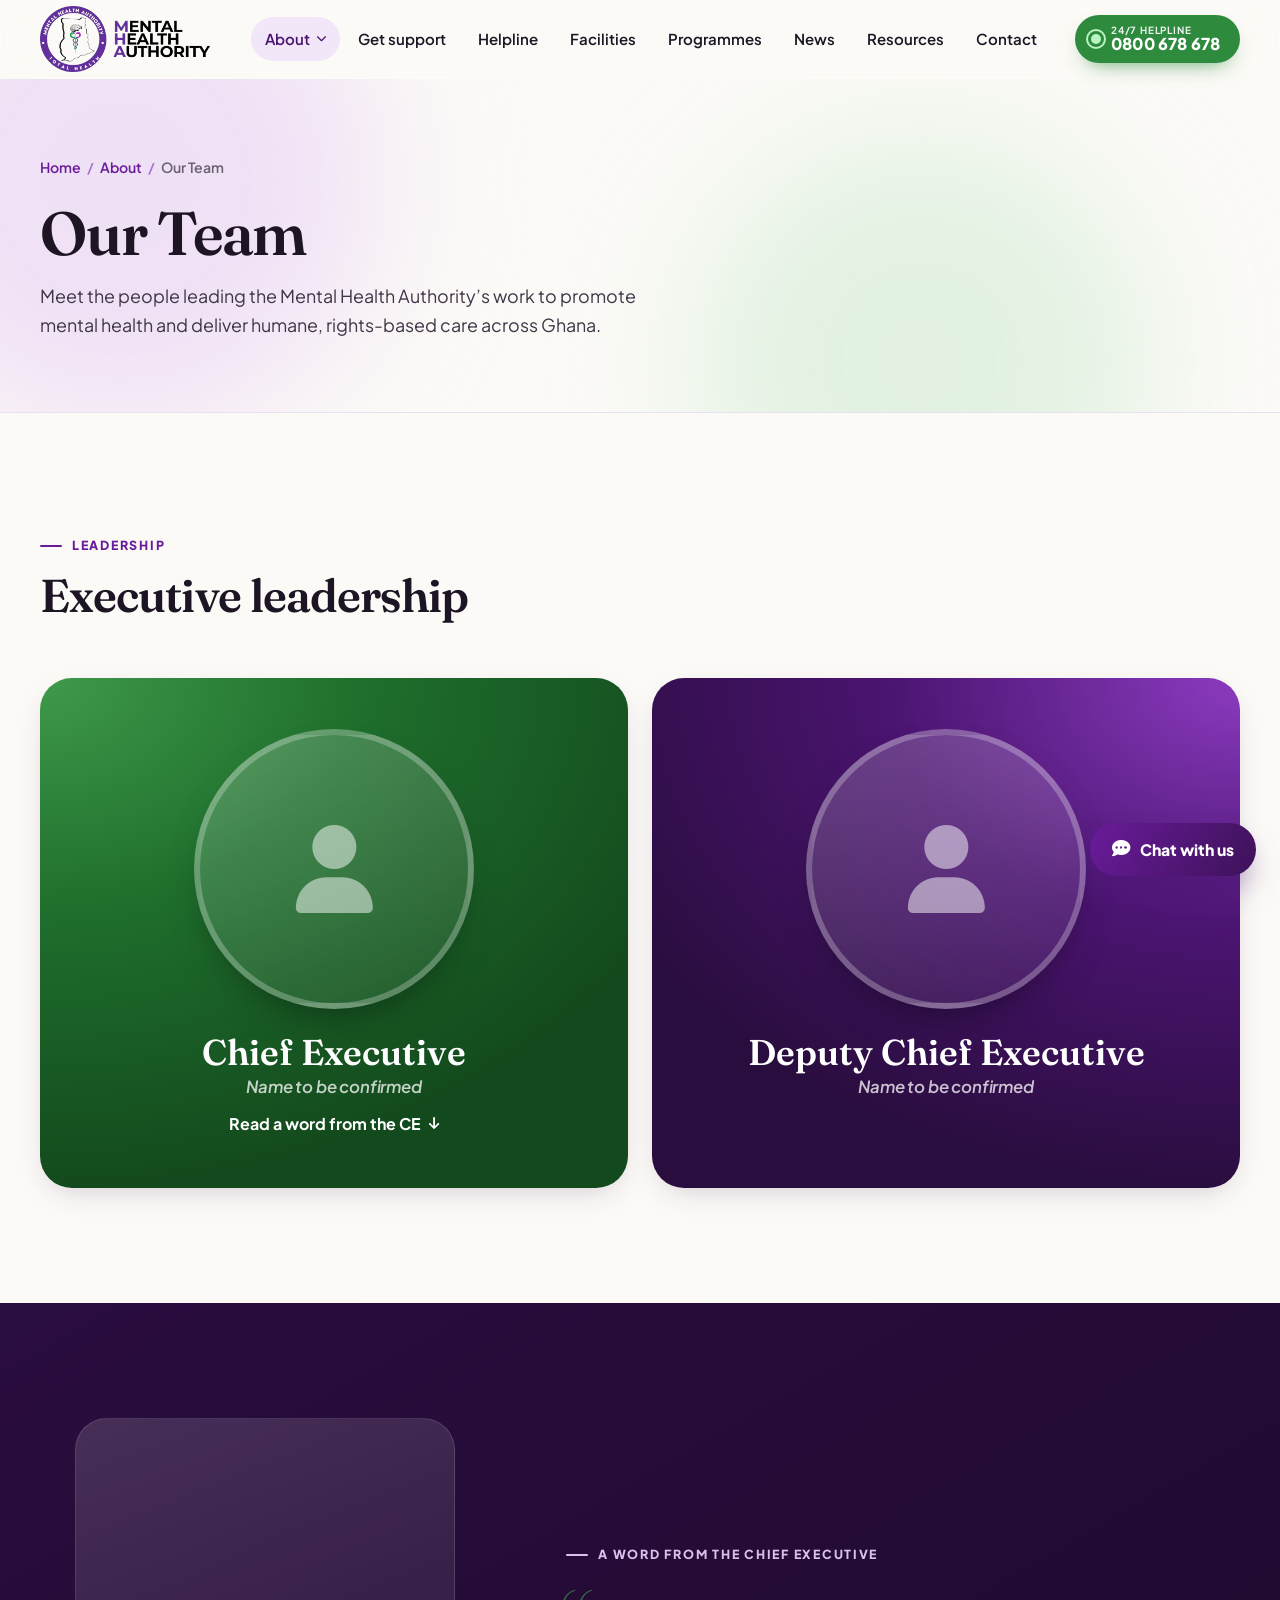
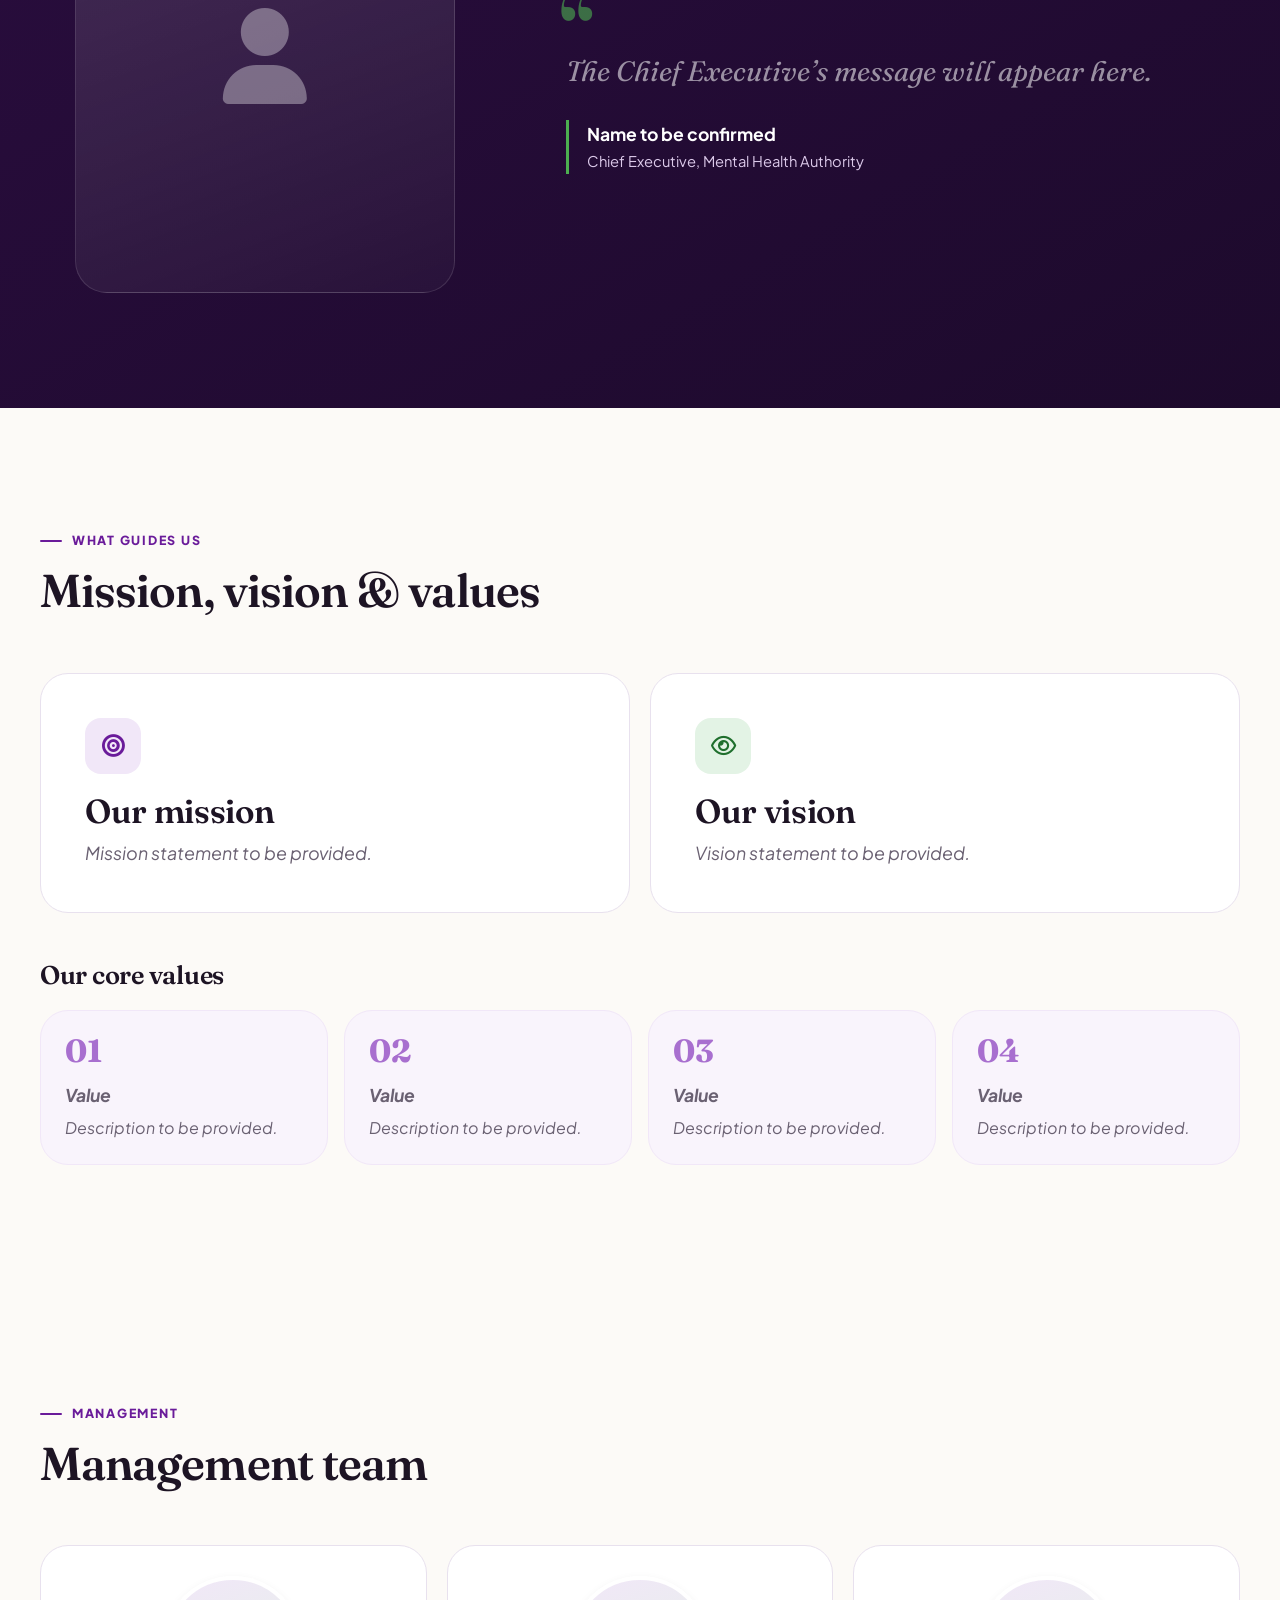
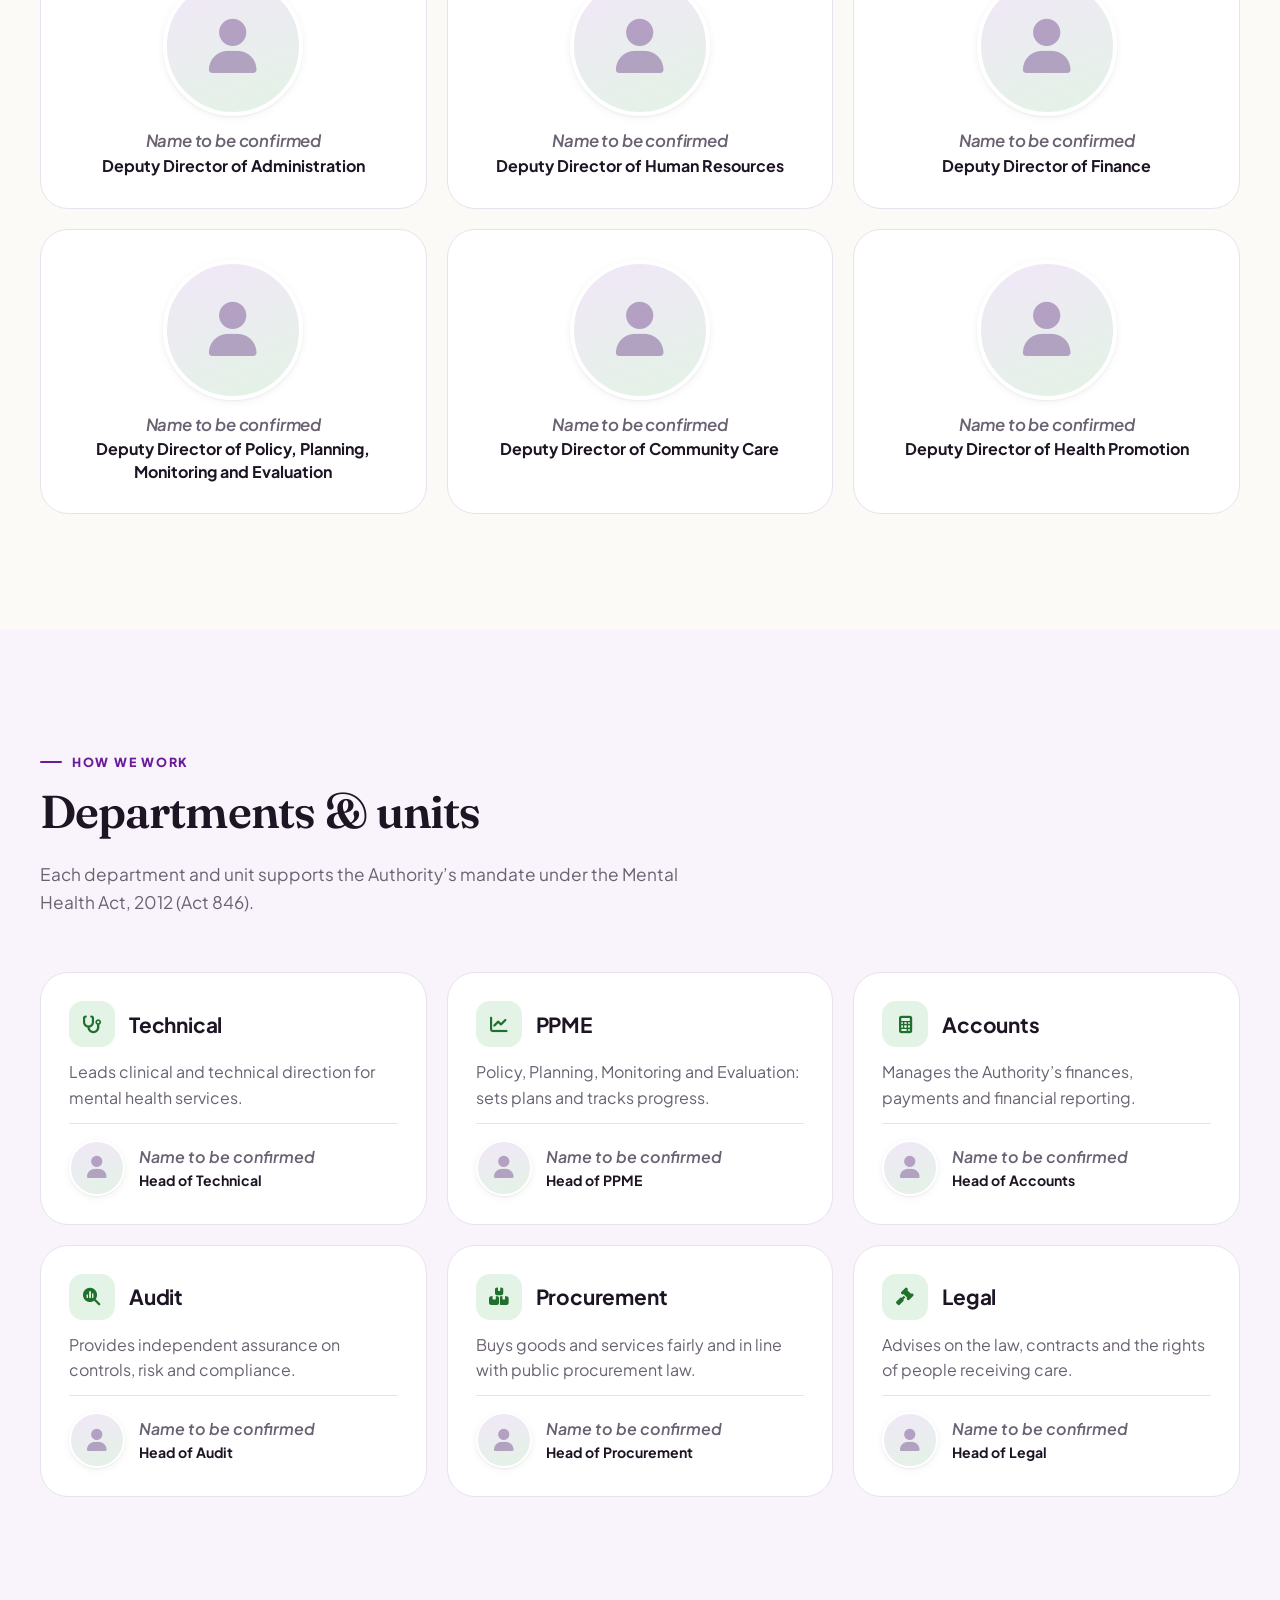
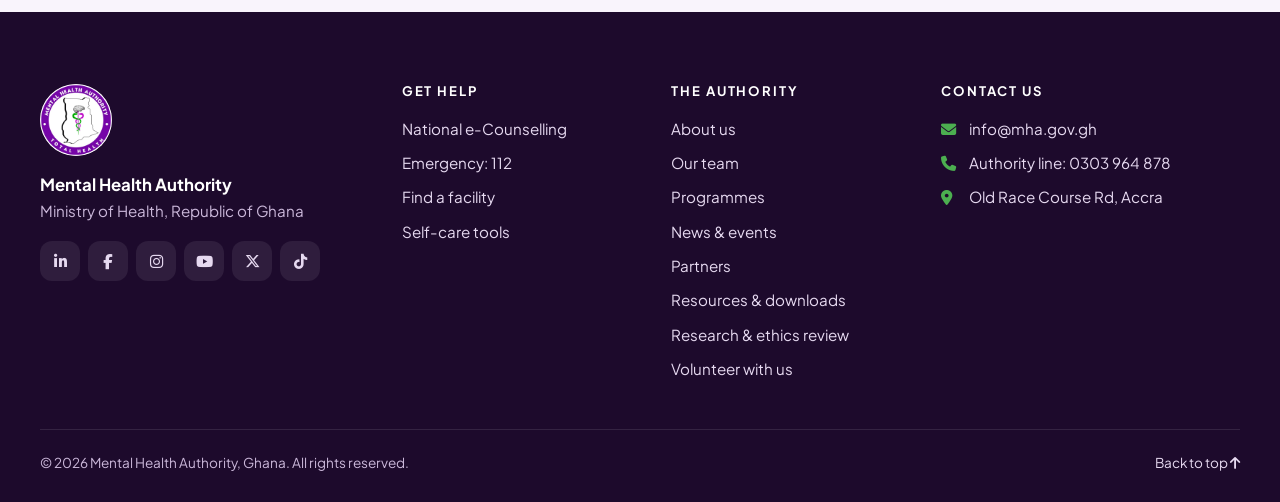
<file: team.html>
<!doctype html>
<html lang="en">
<head>
  <!-- Google Analytics (GA4) -->
  <script async src="https://www.googletagmanager.com/gtag/js?id=G-JYXGBT5XEB"></script>
  <script>
    window.dataLayer = window.dataLayer || [];
    function gtag(){dataLayer.push(arguments);}
    gtag('js', new Date());
    gtag('config', 'G-JYXGBT5XEB');
  </script>
  <meta charset="utf-8" />
  <meta name="viewport" content="width=device-width, initial-scale=1" />
  <title>Our Team | Mental Health Authority, Ghana</title>
  <meta name="description" content="Meet the leadership, departments and units of the Mental Health Authority of Ghana." />
  <meta name="theme-color" content="#4a1470" />
  <link rel="icon" href="assets/img/mha-seal.webp" type="image/webp" />

  <link rel="preconnect" href="https://fonts.googleapis.com" />
  <link rel="preconnect" href="https://fonts.gstatic.com" crossorigin />
  <link href="https://fonts.googleapis.com/css2?family=Fraunces:opsz,wght@9..144,500;9..144,600;9..144,700&family=Plus+Jakarta+Sans:wght@400;500;600;700;800&display=swap" rel="stylesheet" />
  <link rel="stylesheet" href="https://cdnjs.cloudflare.com/ajax/libs/font-awesome/6.5.1/css/all.min.css"
    integrity="sha512-DTOQO9RWCH3ppGqcWaEA1BIZOC6xxalwEsw9c2QQeAIftl+Vegovlnee1c9QX4TctnWMn13TZye+giMm8e2LwA=="
    crossorigin="anonymous" referrerpolicy="no-referrer" />
  <link rel="stylesheet" href="assets/css/site.css?v=2026-10-08c" />
</head>
<body>
  <a class="skip-link" href="#main">Skip to main content</a>

  <!-- Header -->
  <header class="site-header" id="top">
    <div class="container header-inner">
      <a class="brand" href="index.html" aria-label="Mental Health Authority home">
        <img src="assets/img/mha-wordmark.webp" alt="Mental Health Authority" width="205" height="80" />
      </a>

      <nav class="main-nav" id="mainNav" aria-label="Main">
        <ul>
          <li class="has-sub is-current">
            <button type="button" class="nav-sub-toggle" aria-expanded="false" aria-controls="aboutMenu">
              About <i class="fa-solid fa-chevron-down" aria-hidden="true"></i>
            </button>
            <ul class="sub-menu" id="aboutMenu">
              <li><a href="index.html#about"><i class="fa-solid fa-landmark" aria-hidden="true"></i><span><strong>Roles &amp; Functions</strong><small>Our mandate under Act 846</small></span></a></li>
              <li><a href="team.html" aria-current="page"><i class="fa-solid fa-people-group" aria-hidden="true"></i><span><strong>Our Team</strong><small>Leadership, departments and units</small></span></a></li>
              <li><a href="research.html"><i class="fa-solid fa-microscope" aria-hidden="true"></i><span><strong>Research &amp; Ethics</strong><small>Research support and ethical review (IRB)</small></span></a></li>
              <li><a href="volunteer.html"><i class="fa-solid fa-hand-holding-heart" aria-hidden="true"></i><span><strong>Volunteer</strong><small>Join our volunteer pool</small></span></a></li>
              <li><a href="index.html#partners"><i class="fa-solid fa-handshake" aria-hidden="true"></i><span><strong>Health Partners</strong><small>Who we work with</small></span></a></li>
            </ul>
          </li>
          <li><a href="index.html#support">Get support</a></li>
          <li><a href="helpline.html">Helpline</a></li>
          <li><a href="index.html#facilities">Facilities</a></li>
          <li><a href="index.html#programmes">Programmes</a></li>
          <li><a href="index.html#news">News</a></li>
          <li><a href="resources.html">Resources</a></li>
          <li><a href="#contact">Contact</a></li>
        </ul>
      </nav>

      <div class="header-actions">
        <a class="btn btn-help" href="tel:0800678678">
          <span class="pulse-dot" aria-hidden="true"></span>
          <span class="btn-help-text"><small>24/7 Helpline</small>0800 678 678</span>
        </a>
        <button type="button" class="menu-toggle" id="menuToggle" aria-expanded="false" aria-controls="mainNav" aria-label="Open menu">
          <span></span><span></span><span></span>
        </button>
      </div>
    </div>
  </header>

  <main id="main">
    <section class="page-hero" aria-labelledby="pageTitle">
      <div class="hero-bg" aria-hidden="true"><span class="blob blob-a"></span><span class="blob blob-b"></span></div>
      <div class="container">
        <nav class="breadcrumb" aria-label="Breadcrumb">
          <ol>
            <li><a href="index.html">Home</a></li>
            <li><a href="index.html#about">About</a></li>
            <li><span aria-current="page">Our Team</span></li>
          </ol>
        </nav>
        <h1 id="pageTitle">Our Team</h1>
        <p class="lead">Meet the people leading the Mental Health Authority’s work to promote mental health and deliver humane, rights-based care across Ghana.</p>
      </div>
    </section>

    <section class="section exec" aria-labelledby="execTitle">
      <div class="container">
        <div class="section-head reveal">
          <p class="kicker">Leadership</p>
          <h2 id="execTitle">Executive leadership</h2>
        </div>
        <div class="exec-grid">
          <article class="exec-card exec-ce reveal">
            <!-- Swap the placeholder for: <img src="assets/img/team/chief-executive.webp" alt="NAME, Chief Executive" /> -->
            <div class="exec-photo" role="img" aria-label="Photo placeholder for the Chief Executive"><i class="fa-solid fa-user" aria-hidden="true"></i></div>
            <div class="exec-body">
              <p class="exec-role">Chief Executive</p>
              <h3 class="exec-name">Name to be confirmed</h3>
              <a class="text-link" href="#ceMessage">Read a word from the CE <i class="fa-solid fa-arrow-down" aria-hidden="true"></i></a>
            </div>
          </article>
          <article class="exec-card reveal">
            <!-- Swap the placeholder for: <img src="assets/img/team/deputy-chief-executive.webp" alt="NAME, Deputy Chief Executive" /> -->
            <div class="exec-photo" role="img" aria-label="Photo placeholder for the Deputy Chief Executive"><i class="fa-solid fa-user" aria-hidden="true"></i></div>
            <div class="exec-body">
              <p class="exec-role">Deputy Chief Executive</p>
              <h3 class="exec-name">Name to be confirmed</h3>
            </div>
          </article>
        </div>
      </div>
    </section>

    <section class="section ce-message" id="ceMessage" aria-labelledby="ceTitle">
      <div class="container ce-grid">
        <div class="ce-photo reveal" role="img" aria-label="Photo placeholder for the Chief Executive"><i class="fa-solid fa-user" aria-hidden="true"></i></div>
        <div class="ce-copy reveal">
          <p class="kicker kicker-light">A word from the Chief Executive</p>
          <blockquote>
            <p class="placeholder-text">The Chief Executive’s message will appear here.</p>
          </blockquote>
          <p class="ce-sign"><strong>Name to be confirmed</strong><span>Chief Executive, Mental Health Authority</span></p>
        </div>
      </div>
    </section>

    <section class="section mvv" id="mission" aria-labelledby="mvvTitle">
      <div class="container">
        <div class="section-head reveal">
          <p class="kicker">What guides us</p>
          <h2 id="mvvTitle">Mission, vision &amp; values</h2>
        </div>
        <div class="mv-grid">
          <article class="mv-card mv-mission reveal">
            <span class="mv-icon"><i class="fa-solid fa-bullseye" aria-hidden="true"></i></span>
            <h3>Our mission</h3>
            <p class="placeholder-text">Mission statement to be provided.</p>
          </article>
          <article class="mv-card mv-vision reveal">
            <span class="mv-icon"><i class="fa-regular fa-eye" aria-hidden="true"></i></span>
            <h3>Our vision</h3>
            <p class="placeholder-text">Vision statement to be provided.</p>
          </article>
        </div>
        <h3 class="values-title reveal">Our core values</h3>
        <ul class="values-grid">
          <li class="value reveal"><span class="value-num">01</span><strong class="placeholder-text">Value</strong><span class="placeholder-text">Description to be provided.</span></li>
          <li class="value reveal"><span class="value-num">02</span><strong class="placeholder-text">Value</strong><span class="placeholder-text">Description to be provided.</span></li>
          <li class="value reveal"><span class="value-num">03</span><strong class="placeholder-text">Value</strong><span class="placeholder-text">Description to be provided.</span></li>
          <li class="value reveal"><span class="value-num">04</span><strong class="placeholder-text">Value</strong><span class="placeholder-text">Description to be provided.</span></li>
        </ul>
      </div>
    </section>

    <section class="section team-leadership" aria-labelledby="leadTitle">
      <div class="container">
        <div class="section-head reveal">
          <p class="kicker">Management</p>
          <h2 id="leadTitle">Management team</h2>
        </div>
        <div class="people-grid">
          <article class="person reveal">
            <div class="headshot" role="img" aria-label="Photo placeholder for the Deputy Director of Administration"><i class="fa-solid fa-user" aria-hidden="true"></i></div>
            <div class="person-body">
              <h3 class="person-name">Name to be confirmed</h3>
              <p class="person-role">Deputy Director of Administration</p>
            </div>
          </article>
          <article class="person reveal">
            <div class="headshot" role="img" aria-label="Photo placeholder for the Deputy Director of Human Resources"><i class="fa-solid fa-user" aria-hidden="true"></i></div>
            <div class="person-body">
              <h3 class="person-name">Name to be confirmed</h3>
              <p class="person-role">Deputy Director of Human Resources</p>
            </div>
          </article>
          <article class="person reveal">
            <div class="headshot" role="img" aria-label="Photo placeholder for the Deputy Director of Finance"><i class="fa-solid fa-user" aria-hidden="true"></i></div>
            <div class="person-body">
              <h3 class="person-name">Name to be confirmed</h3>
              <p class="person-role">Deputy Director of Finance</p>
            </div>
          </article>
          <article class="person reveal">
            <div class="headshot" role="img" aria-label="Photo placeholder for the Deputy Director of Policy, Planning, Monitoring and Evaluation"><i class="fa-solid fa-user" aria-hidden="true"></i></div>
            <div class="person-body">
              <h3 class="person-name">Name to be confirmed</h3>
              <p class="person-role">Deputy Director of Policy, Planning, Monitoring and Evaluation</p>
            </div>
          </article>
          <article class="person reveal">
            <div class="headshot" role="img" aria-label="Photo placeholder for the Deputy Director of Community Care"><i class="fa-solid fa-user" aria-hidden="true"></i></div>
            <div class="person-body">
              <h3 class="person-name">Name to be confirmed</h3>
              <p class="person-role">Deputy Director of Community Care</p>
            </div>
          </article>
          <article class="person reveal">
            <div class="headshot" role="img" aria-label="Photo placeholder for the Deputy Director of Health Promotion"><i class="fa-solid fa-user" aria-hidden="true"></i></div>
            <div class="person-body">
              <h3 class="person-name">Name to be confirmed</h3>
              <p class="person-role">Deputy Director of Health Promotion</p>
            </div>
          </article>
        </div>
      </div>
    </section>

    <section class="section team-depts" id="departments" aria-labelledby="deptTitle">
      <div class="container">
        <div class="section-head reveal">
          <p class="kicker">How we work</p>
          <h2 id="deptTitle">Departments &amp; units</h2>
          <p>Each department and unit supports the Authority’s mandate under the Mental Health Act, 2012 (Act 846).</p>
        </div>
        <div class="dept-grid">
          <article class="dept reveal">
            <div class="dept-head">
              <span class="dept-icon"><i class="fa-solid fa-stethoscope" aria-hidden="true"></i></span>
              <h3>Technical</h3>
            </div>
            <p>Leads clinical and technical direction for mental health services.</p>
            <div class="dept-lead">
              <div class="headshot" role="img" aria-label="Photo placeholder for the head of Technical"><i class="fa-solid fa-user" aria-hidden="true"></i></div>
              <div>
                <strong>Name to be confirmed</strong>
                <small>Head of Technical</small>
              </div>
            </div>
          </article>
          <article class="dept reveal">
            <div class="dept-head">
              <span class="dept-icon"><i class="fa-solid fa-chart-line" aria-hidden="true"></i></span>
              <h3>PPME</h3>
            </div>
            <p>Policy, Planning, Monitoring and Evaluation: sets plans and tracks progress.</p>
            <div class="dept-lead">
              <div class="headshot" role="img" aria-label="Photo placeholder for the head of PPME"><i class="fa-solid fa-user" aria-hidden="true"></i></div>
              <div>
                <strong>Name to be confirmed</strong>
                <small>Head of PPME</small>
              </div>
            </div>
          </article>
          <article class="dept reveal">
            <div class="dept-head">
              <span class="dept-icon"><i class="fa-solid fa-calculator" aria-hidden="true"></i></span>
              <h3>Accounts</h3>
            </div>
            <p>Manages the Authority’s finances, payments and financial reporting.</p>
            <div class="dept-lead">
              <div class="headshot" role="img" aria-label="Photo placeholder for the head of Accounts"><i class="fa-solid fa-user" aria-hidden="true"></i></div>
              <div>
                <strong>Name to be confirmed</strong>
                <small>Head of Accounts</small>
              </div>
            </div>
          </article>
          <article class="dept reveal">
            <div class="dept-head">
              <span class="dept-icon"><i class="fa-solid fa-magnifying-glass-chart" aria-hidden="true"></i></span>
              <h3>Audit</h3>
            </div>
            <p>Provides independent assurance on controls, risk and compliance.</p>
            <div class="dept-lead">
              <div class="headshot" role="img" aria-label="Photo placeholder for the head of Audit"><i class="fa-solid fa-user" aria-hidden="true"></i></div>
              <div>
                <strong>Name to be confirmed</strong>
                <small>Head of Audit</small>
              </div>
            </div>
          </article>
          <article class="dept reveal">
            <div class="dept-head">
              <span class="dept-icon"><i class="fa-solid fa-boxes-stacked" aria-hidden="true"></i></span>
              <h3>Procurement</h3>
            </div>
            <p>Buys goods and services fairly and in line with public procurement law.</p>
            <div class="dept-lead">
              <div class="headshot" role="img" aria-label="Photo placeholder for the head of Procurement"><i class="fa-solid fa-user" aria-hidden="true"></i></div>
              <div>
                <strong>Name to be confirmed</strong>
                <small>Head of Procurement</small>
              </div>
            </div>
          </article>
          <article class="dept reveal">
            <div class="dept-head">
              <span class="dept-icon"><i class="fa-solid fa-gavel" aria-hidden="true"></i></span>
              <h3>Legal</h3>
            </div>
            <p>Advises on the law, contracts and the rights of people receiving care.</p>
            <div class="dept-lead">
              <div class="headshot" role="img" aria-label="Photo placeholder for the head of Legal"><i class="fa-solid fa-user" aria-hidden="true"></i></div>
              <div>
                <strong>Name to be confirmed</strong>
                <small>Head of Legal</small>
              </div>
            </div>
          </article>
        </div>
      </div>
    </section>
  </main>

  <!-- Footer -->
  <footer class="site-footer" id="contact">
    <div class="container footer-grid">
      <div class="footer-brand">
        <img src="assets/img/mha-seal.webp" alt="" width="72" height="72" loading="lazy" />
        <p><strong>Mental Health Authority</strong><br />Ministry of Health, Republic of Ghana</p>
        <div class="socials" aria-label="Social media">
          <a href="https://www.linkedin.com/company/mental-health-authority-ghana/" target="_blank" rel="noopener noreferrer" aria-label="Mental Health Authority on LinkedIn (opens in a new tab)"><i class="fab fa-linkedin-in" aria-hidden="true"></i></a>
          <a href="https://www.facebook.com/mentalhealthauthority/" target="_blank" rel="noopener noreferrer" aria-label="Mental Health Authority on Facebook (opens in a new tab)"><i class="fab fa-facebook-f" aria-hidden="true"></i></a>
          <a href="https://www.instagram.com/mha.ghana/" target="_blank" rel="noopener noreferrer" aria-label="Mental Health Authority on Instagram (opens in a new tab)"><i class="fab fa-instagram" aria-hidden="true"></i></a>
          <a href="https://www.youtube.com/@mentalhealthauthority" target="_blank" rel="noopener noreferrer" aria-label="Mental Health Authority on YouTube (opens in a new tab)"><i class="fab fa-youtube" aria-hidden="true"></i></a>
          <a href="https://x.com/mha_ghana" target="_blank" rel="noopener noreferrer" aria-label="Mental Health Authority on X (Twitter) (opens in a new tab)"><i class="fab fa-x-twitter" aria-hidden="true"></i></a>
          <a href="https://www.tiktok.com/@mha.ghana" target="_blank" rel="noopener noreferrer" aria-label="Mental Health Authority on TikTok (opens in a new tab)"><i class="fab fa-tiktok" aria-hidden="true"></i></a>
        </div>
      </div>
      <div>
        <h3>Get help</h3>
        <ul>
          <li><a href="helpline.html">National e-Counselling</a></li>
          <li><a href="tel:112">Emergency: 112</a></li>
          <li><a href="index.html#facilities">Find a facility</a></li>
          <li><a href="index.html#breathe">Self-care tools</a></li>
        </ul>
      </div>
      <div>
        <h3>The Authority</h3>
        <ul>
          <li><a href="index.html#about">About us</a></li>
          <li><a href="team.html">Our team</a></li>
          <li><a href="index.html#programmes">Programmes</a></li>
          <li><a href="index.html#news">News &amp; events</a></li>
          <li><a href="index.html#partners">Partners</a></li>
          <li><a href="resources.html">Resources &amp; downloads</a></li>
          <li><a href="research.html">Research &amp; ethics review</a></li>
          <li><a href="volunteer.html">Volunteer with us</a></li>
        </ul>
      </div>
      <div>
        <h3>Contact us</h3>
        <ul class="contact-list">
          <li><i class="fa-solid fa-envelope" aria-hidden="true"></i><a href="mailto:info@mha.gov.gh">info@mha.gov.gh</a></li>
          <li><i class="fa-solid fa-phone" aria-hidden="true"></i><a href="tel:0303964878">Authority line: 0303 964 878</a></li>
          <li><i class="fa-solid fa-location-dot" aria-hidden="true"></i><a href="https://www.google.com/maps/search/?api=1&query=Old+Race+Course+Rd%2C+Accra" target="_blank" rel="noopener noreferrer">Old Race Course Rd, Accra</a></li>
        </ul>
      </div>
    </div>
    <div class="container footer-bottom">
      <p>© <span id="year">2026</span> Mental Health Authority, Ghana. All rights reserved.</p>
      <a href="#top" class="to-top">Back to top <i class="fa-solid fa-arrow-up" aria-hidden="true"></i></a>
    </div>
  </footer>

  <!-- Mobile sticky help bar -->
  <div class="mobile-help">
    <a class="mh-call" href="tel:0800678678"><i class="fa-solid fa-phone-volume" aria-hidden="true"></i> Call 0800 678 678</a>
    <button type="button" class="mh-chat" data-open-chat aria-haspopup="dialog" aria-controls="chatPanel"><i class="fa-solid fa-comment-dots" aria-hidden="true"></i> Chat</button>
  </div>

  <script src="assets/js/site.js?v=2026-10-08c" defer></script>
</body>
</html>
</file>
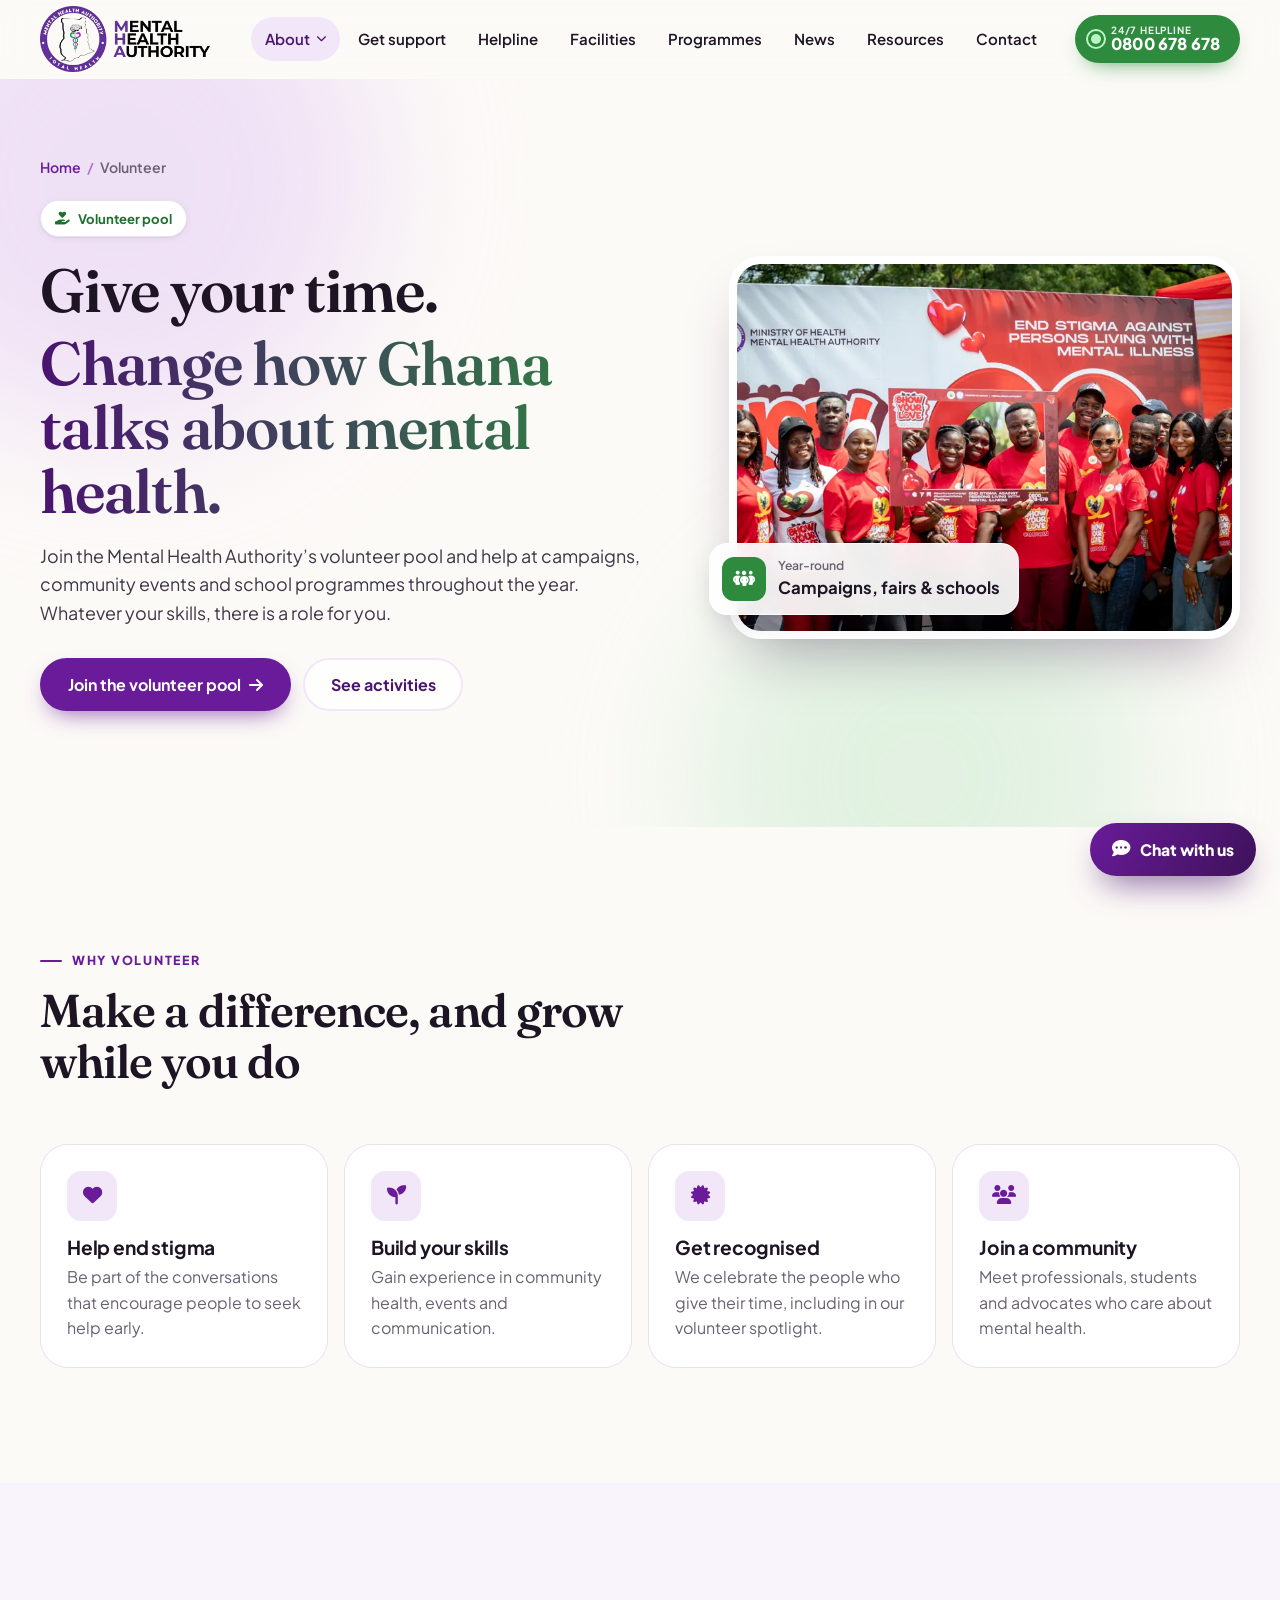
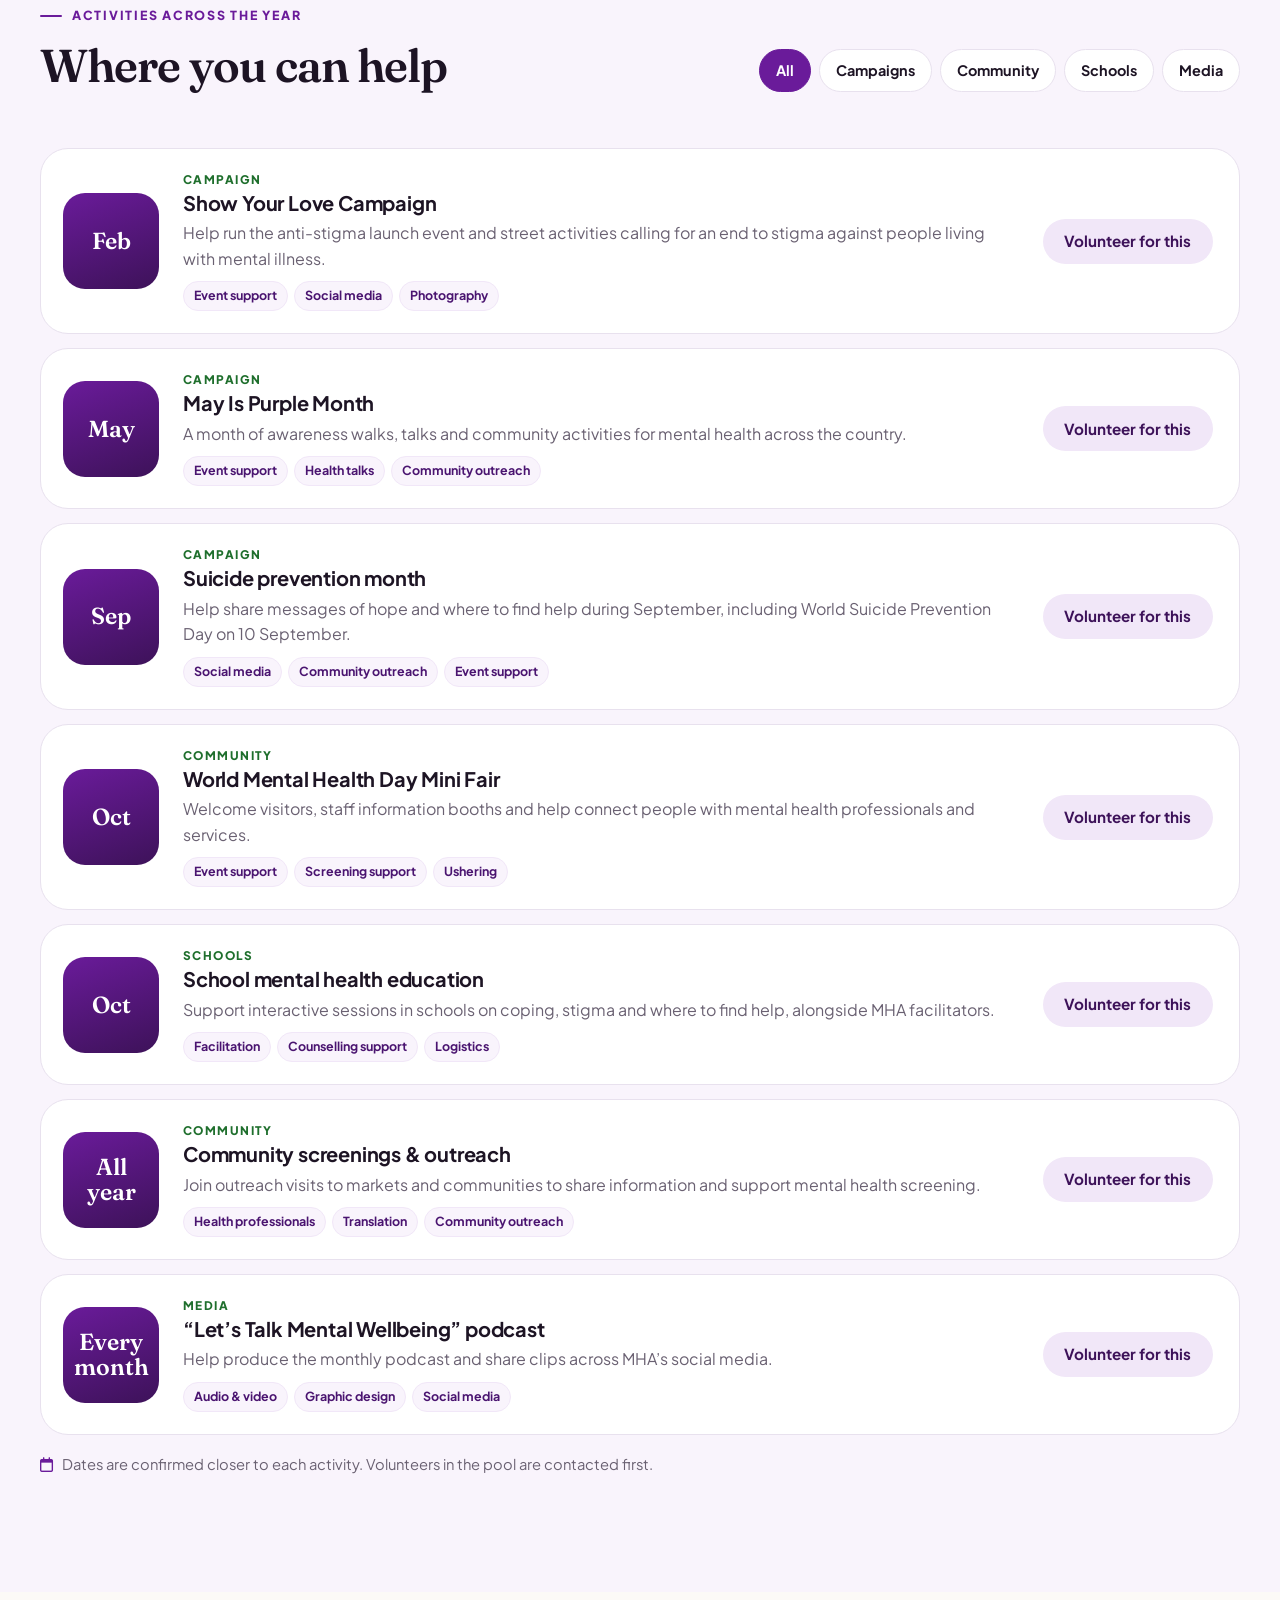
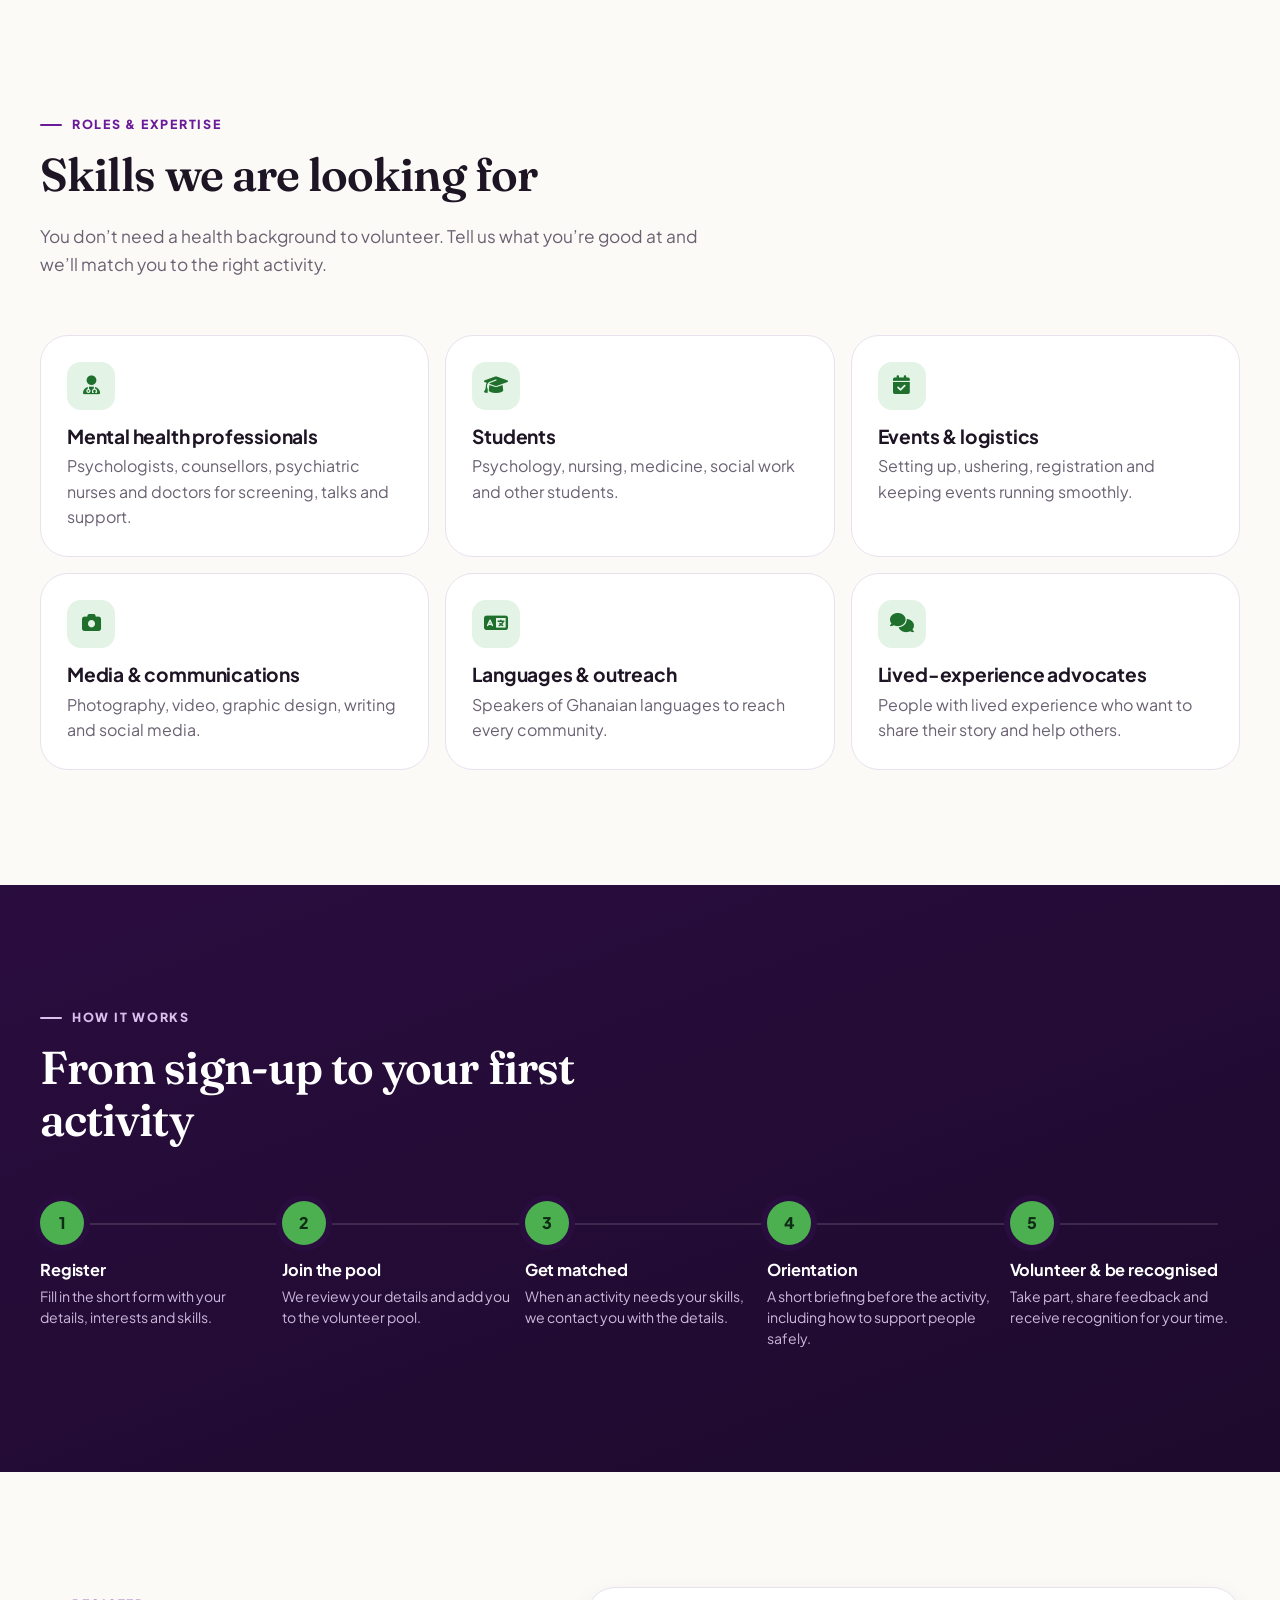
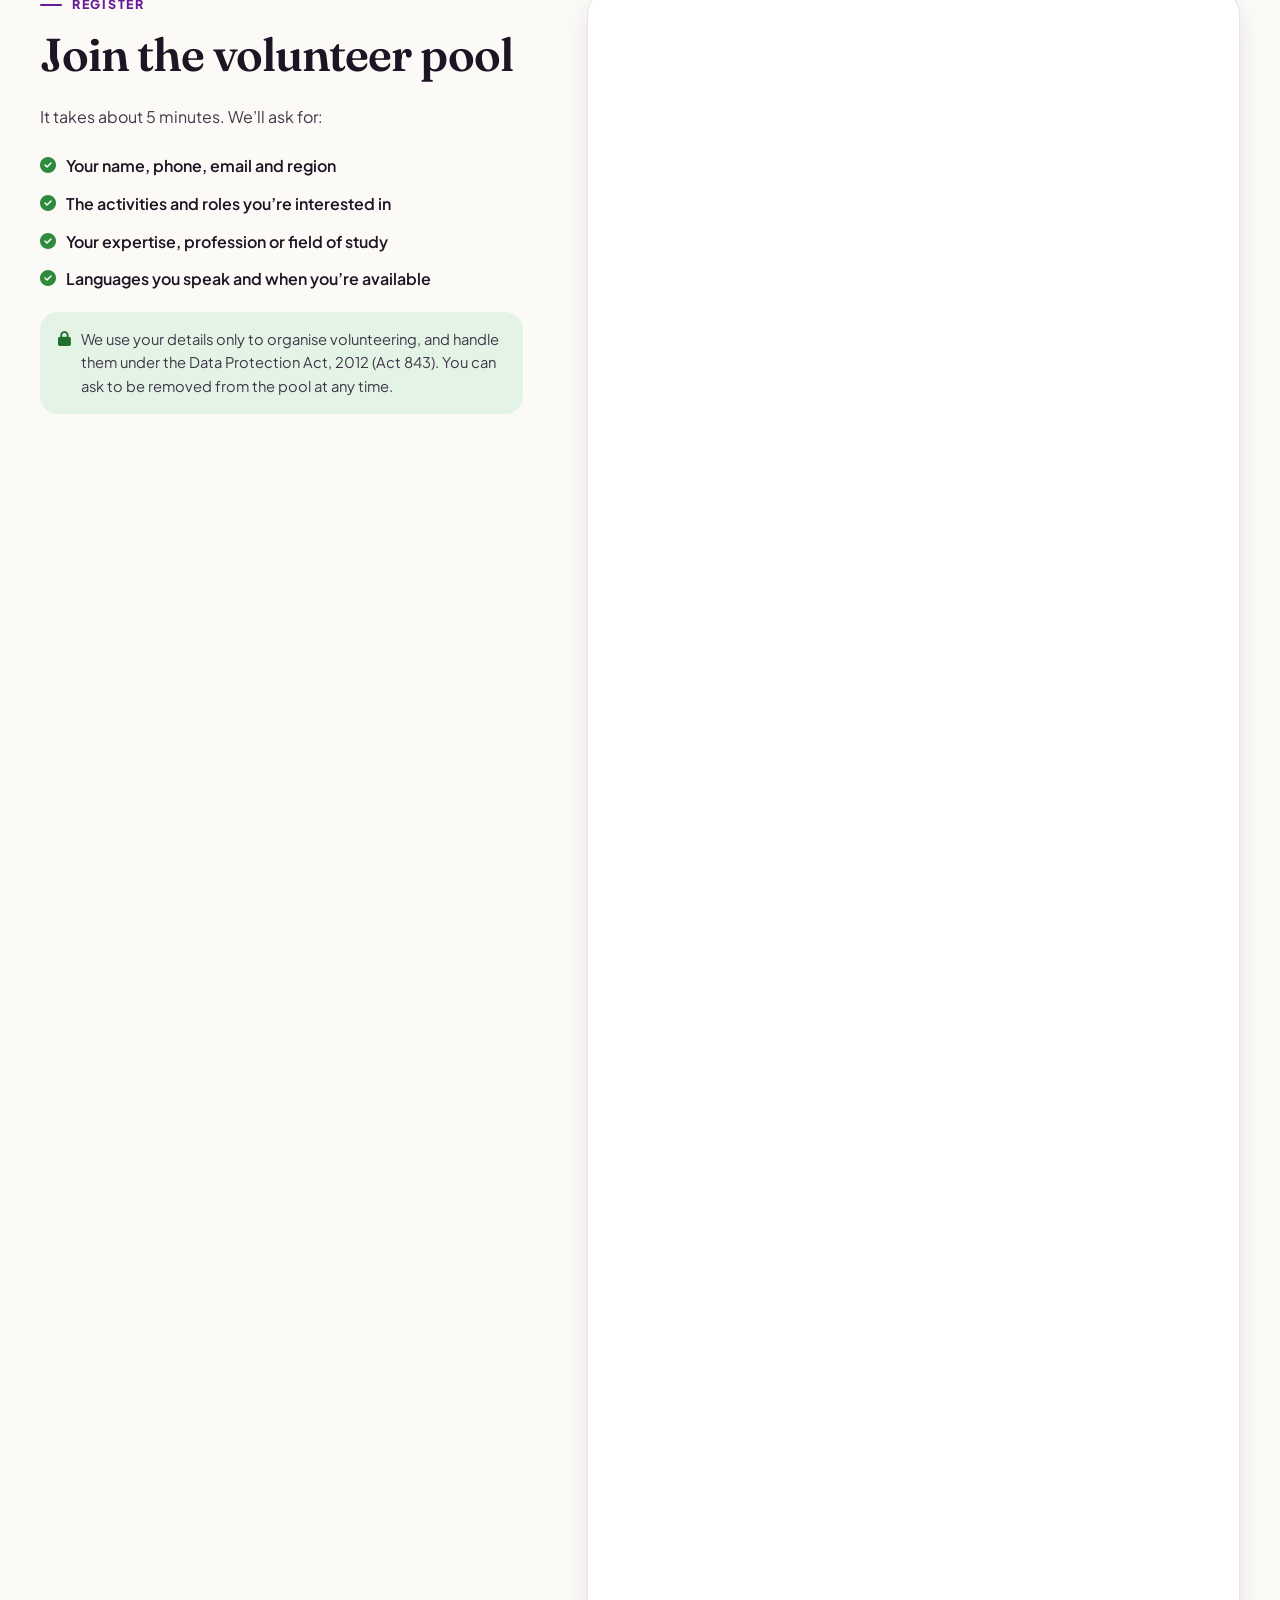
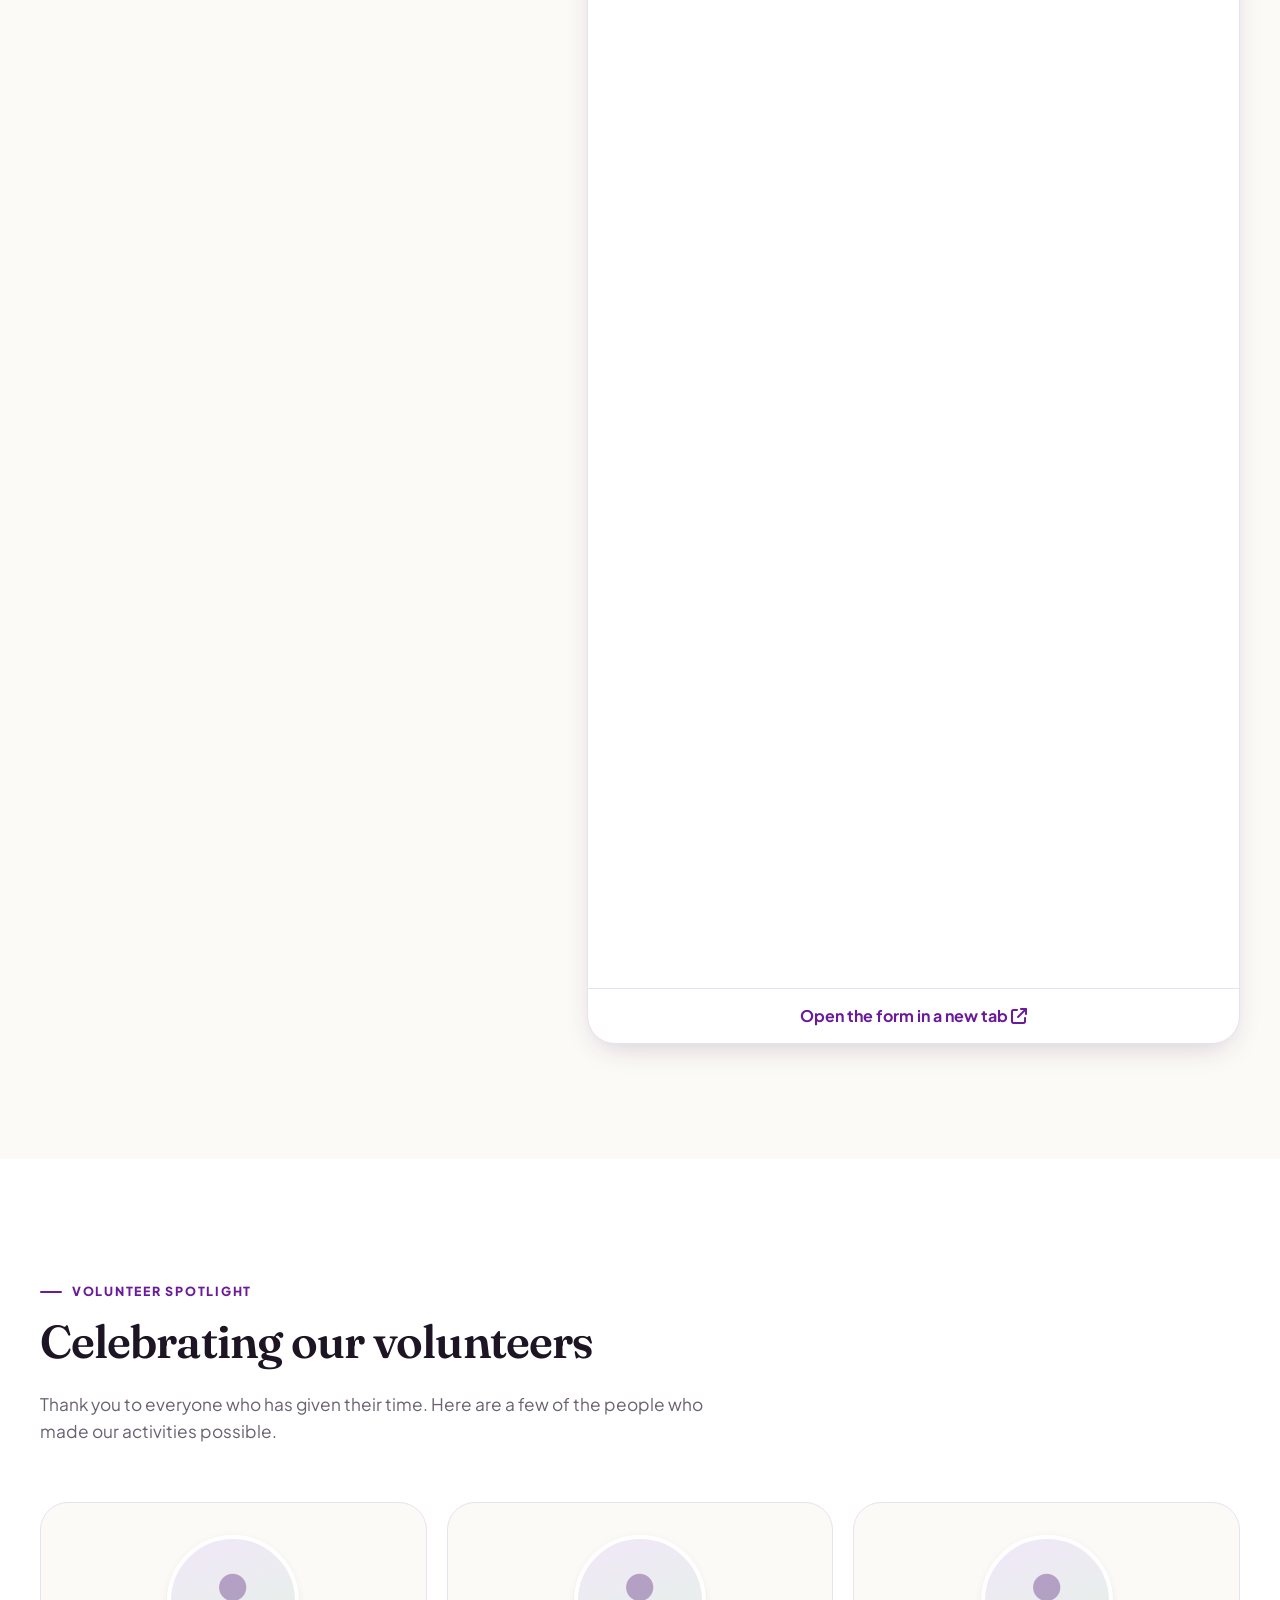
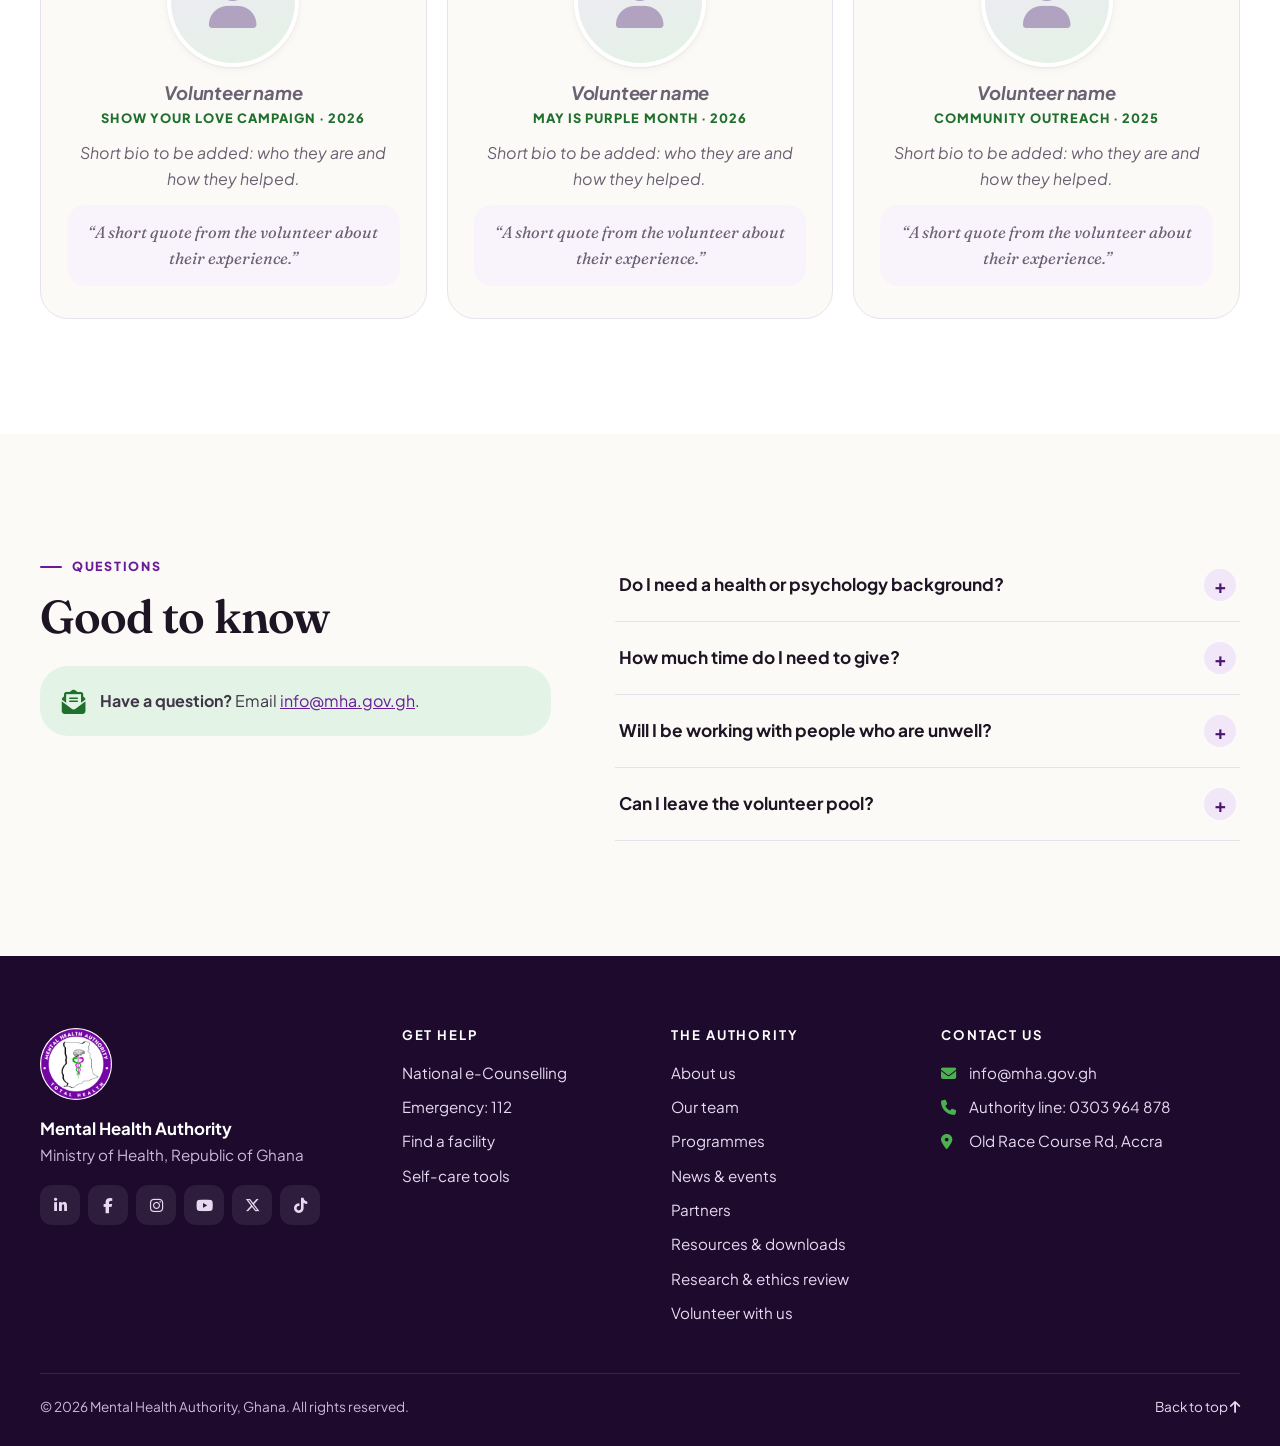
<file: volunteer.html>
<!doctype html>
<html lang="en">
<head>
  <!-- Google Analytics (GA4) -->
  <script async src="https://www.googletagmanager.com/gtag/js?id=G-JYXGBT5XEB"></script>
  <script>
    window.dataLayer = window.dataLayer || [];
    function gtag(){dataLayer.push(arguments);}
    gtag('js', new Date());
    gtag('config', 'G-JYXGBT5XEB');
  </script>
  <meta charset="utf-8" />
  <meta name="viewport" content="width=device-width, initial-scale=1" />
  <title>Volunteer | Mental Health Authority, Ghana</title>
  <meta name="description" content="Join the Mental Health Authority volunteer pool and help at campaigns, community events and school programmes across Ghana." />
  <meta name="theme-color" content="#4a1470" />
  <link rel="icon" href="assets/img/mha-seal.webp" type="image/webp" />

  <link rel="preconnect" href="https://fonts.googleapis.com" />
  <link rel="preconnect" href="https://fonts.gstatic.com" crossorigin />
  <link href="https://fonts.googleapis.com/css2?family=Fraunces:opsz,wght@9..144,500;9..144,600;9..144,700&family=Plus+Jakarta+Sans:wght@400;500;600;700;800&display=swap" rel="stylesheet" />
  <link rel="stylesheet" href="https://cdnjs.cloudflare.com/ajax/libs/font-awesome/6.5.1/css/all.min.css"
    integrity="sha512-DTOQO9RWCH3ppGqcWaEA1BIZOC6xxalwEsw9c2QQeAIftl+Vegovlnee1c9QX4TctnWMn13TZye+giMm8e2LwA=="
    crossorigin="anonymous" referrerpolicy="no-referrer" />
  <link rel="stylesheet" href="assets/css/site.css?v=2026-10-08c" />
</head>
<body>
  <a class="skip-link" href="#main">Skip to main content</a>

  <!-- Header -->
  <header class="site-header" id="top">
    <div class="container header-inner">
      <a class="brand" href="index.html" aria-label="Mental Health Authority home">
        <img src="assets/img/mha-wordmark.webp" alt="Mental Health Authority" width="205" height="80" />
      </a>

      <nav class="main-nav" id="mainNav" aria-label="Main">
        <ul>
          <li class="has-sub is-current">
            <button type="button" class="nav-sub-toggle" aria-expanded="false" aria-controls="aboutMenu">
              About <i class="fa-solid fa-chevron-down" aria-hidden="true"></i>
            </button>
            <ul class="sub-menu" id="aboutMenu">
              <li><a href="index.html#about"><i class="fa-solid fa-landmark" aria-hidden="true"></i><span><strong>Roles &amp; Functions</strong><small>Our mandate under Act 846</small></span></a></li>
              <li><a href="team.html"><i class="fa-solid fa-people-group" aria-hidden="true"></i><span><strong>Our Team</strong><small>Leadership, departments and units</small></span></a></li>
              <li><a href="research.html"><i class="fa-solid fa-microscope" aria-hidden="true"></i><span><strong>Research &amp; Ethics</strong><small>Research support and ethical review (IRB)</small></span></a></li>
              <li><a href="volunteer.html" aria-current="page"><i class="fa-solid fa-hand-holding-heart" aria-hidden="true"></i><span><strong>Volunteer</strong><small>Join our volunteer pool</small></span></a></li>
              <li><a href="index.html#partners"><i class="fa-solid fa-handshake" aria-hidden="true"></i><span><strong>Health Partners</strong><small>Who we work with</small></span></a></li>
            </ul>
          </li>
          <li><a href="index.html#support">Get support</a></li>
          <li><a href="helpline.html">Helpline</a></li>
          <li><a href="index.html#facilities">Facilities</a></li>
          <li><a href="index.html#programmes">Programmes</a></li>
          <li><a href="index.html#news">News</a></li>
          <li><a href="resources.html">Resources</a></li>
          <li><a href="#contact">Contact</a></li>
        </ul>
      </nav>

      <div class="header-actions">
        <a class="btn btn-help" href="tel:0800678678">
          <span class="pulse-dot" aria-hidden="true"></span>
          <span class="btn-help-text"><small>24/7 Helpline</small>0800 678 678</span>
        </a>
        <button type="button" class="menu-toggle" id="menuToggle" aria-expanded="false" aria-controls="mainNav" aria-label="Open menu">
          <span></span><span></span><span></span>
        </button>
      </div>
    </div>
  </header>

  <main id="main">
    <!-- Hero -->
    <section class="vl-hero" aria-labelledby="pageTitle">
      <div class="hero-bg" aria-hidden="true"><span class="blob blob-a"></span><span class="blob blob-b"></span></div>
      <div class="container vl-hero-grid">
        <div>
          <nav class="breadcrumb" aria-label="Breadcrumb">
            <ol>
              <li><a href="index.html">Home</a></li>
              <li><span aria-current="page">Volunteer</span></li>
            </ol>
          </nav>
          <p class="eyebrow"><i class="fa-solid fa-hand-holding-heart" aria-hidden="true"></i> Volunteer pool</p>
          <h1 id="pageTitle">Give your time. <span class="hero-line">Change how Ghana talks about mental health.</span></h1>
          <p class="lead">Join the Mental Health Authority’s volunteer pool and help at campaigns, community events and school programmes throughout the year. Whatever your skills, there is a role for you.</p>
          <div class="hero-ctas">
            <a class="btn btn-primary btn-lg" href="#register">Join the volunteer pool <i class="fa-solid fa-arrow-right" aria-hidden="true"></i></a>
            <a class="btn btn-ghost btn-lg" href="#activities">See activities</a>
          </div>
        </div>
        <div class="vl-hero-photo">
          <img src="assets/img/campaign-team-800.webp" alt="Mental Health Authority staff and volunteers at the Show Your Love campaign" width="800" height="533" />
          <div class="float-card vl-float">
            <span class="float-icon"><i class="fa-solid fa-people-group" aria-hidden="true"></i></span>
            <span><small>Year-round</small><strong>Campaigns, fairs &amp; schools</strong></span>
          </div>
        </div>
      </div>
    </section>

    <!-- Why volunteer -->
    <section class="section" aria-labelledby="whyTitle">
      <div class="container">
        <div class="section-head reveal">
          <p class="kicker">Why volunteer</p>
          <h2 id="whyTitle">Make a difference, and grow while you do</h2>
        </div>
        <div class="vl-why">
          <article class="rs-card reveal"><span class="rs-icon"><i class="fa-solid fa-heart" aria-hidden="true"></i></span><h3>Help end stigma</h3><p>Be part of the conversations that encourage people to seek help early.</p></article>
          <article class="rs-card reveal"><span class="rs-icon"><i class="fa-solid fa-seedling" aria-hidden="true"></i></span><h3>Build your skills</h3><p>Gain experience in community health, events and communication.</p></article>
          <article class="rs-card reveal"><span class="rs-icon"><i class="fa-solid fa-certificate" aria-hidden="true"></i></span><h3>Get recognised</h3><p>We celebrate the people who give their time, including in our volunteer spotlight.</p></article>
          <article class="rs-card reveal"><span class="rs-icon"><i class="fa-solid fa-users" aria-hidden="true"></i></span><h3>Join a community</h3><p>Meet professionals, students and advocates who care about mental health.</p></article>
        </div>
      </div>
    </section>

    <!-- Activities -->
    <section class="section vl-activities" id="activities" aria-labelledby="actTitle">
      <div class="container">
        <div class="section-head section-head-split reveal">
          <div>
            <p class="kicker">Activities across the year</p>
            <h2 id="actTitle">Where you can help</h2>
          </div>
          <div class="filters" role="group" aria-label="Filter activities">
            <button type="button" class="filter is-active" data-act-filter="all" aria-pressed="true">All</button>
            <button type="button" class="filter" data-act-filter="campaign" aria-pressed="false">Campaigns</button>
            <button type="button" class="filter" data-act-filter="community" aria-pressed="false">Community</button>
            <button type="button" class="filter" data-act-filter="schools" aria-pressed="false">Schools</button>
            <button type="button" class="filter" data-act-filter="media" aria-pressed="false">Media</button>
          </div>
        </div>
        <ol class="act-list" id="activityList">
          <li class="act reveal" data-act-type="campaign">
            <div class="act-when"><span>Feb</span></div>
            <div class="act-body">
              <p class="act-type">Campaign</p>
              <h3>Show Your Love Campaign</h3>
              <p>Help run the anti-stigma launch event and street activities calling for an end to stigma against people living with mental illness.</p>
              <p class="act-roles"><span>Event support</span><span>Social media</span><span>Photography</span></p>
            </div>
            <button type="button" class="btn btn-soft act-btn" data-volunteer-for="Show Your Love Campaign" data-form-option="Show your love">Volunteer for this</button>
          </li>
          <li class="act reveal" data-act-type="campaign">
            <div class="act-when"><span>May</span></div>
            <div class="act-body">
              <p class="act-type">Campaign</p>
              <h3>May Is Purple Month</h3>
              <p>A month of awareness walks, talks and community activities for mental health across the country.</p>
              <p class="act-roles"><span>Event support</span><span>Health talks</span><span>Community outreach</span></p>
            </div>
            <button type="button" class="btn btn-soft act-btn" data-volunteer-for="May Is Purple Month" data-form-option="Purple month">Volunteer for this</button>
          </li>
          <li class="act reveal" data-act-type="campaign">
            <div class="act-when"><span>Sep</span></div>
            <div class="act-body">
              <p class="act-type">Campaign</p>
              <h3>Suicide prevention month</h3>
              <p>Help share messages of hope and where to find help during September, including World Suicide Prevention Day on 10 September.</p>
              <p class="act-roles"><span>Social media</span><span>Community outreach</span><span>Event support</span></p>
            </div>
            <button type="button" class="btn btn-soft act-btn" data-volunteer-for="Suicide prevention month" data-form-option="World Suicide month">Volunteer for this</button>
          </li>
          <li class="act reveal" data-act-type="community">
            <div class="act-when"><span>Oct</span></div>
            <div class="act-body">
              <p class="act-type">Community</p>
              <h3>World Mental Health Day Mini Fair</h3>
              <p>Welcome visitors, staff information booths and help connect people with mental health professionals and services.</p>
              <p class="act-roles"><span>Event support</span><span>Screening support</span><span>Ushering</span></p>
            </div>
            <button type="button" class="btn btn-soft act-btn" data-volunteer-for="World Mental Health Day Mini Fair">Volunteer for this</button>
          </li>
          <li class="act reveal" data-act-type="schools">
            <div class="act-when"><span>Oct</span></div>
            <div class="act-body">
              <p class="act-type">Schools</p>
              <h3>School mental health education</h3>
              <p>Support interactive sessions in schools on coping, stigma and where to find help, alongside MHA facilitators.</p>
              <p class="act-roles"><span>Facilitation</span><span>Counselling support</span><span>Logistics</span></p>
            </div>
            <button type="button" class="btn btn-soft act-btn" data-volunteer-for="School mental health education">Volunteer for this</button>
          </li>
          <li class="act reveal" data-act-type="community">
            <div class="act-when"><span>All year</span></div>
            <div class="act-body">
              <p class="act-type">Community</p>
              <h3>Community screenings &amp; outreach</h3>
              <p>Join outreach visits to markets and communities to share information and support mental health screening.</p>
              <p class="act-roles"><span>Health professionals</span><span>Translation</span><span>Community outreach</span></p>
            </div>
            <button type="button" class="btn btn-soft act-btn" data-volunteer-for="Community screenings and outreach">Volunteer for this</button>
          </li>
          <li class="act reveal" data-act-type="media">
            <div class="act-when"><span>Every month</span></div>
            <div class="act-body">
              <p class="act-type">Media</p>
              <h3>“Let’s Talk Mental Wellbeing” podcast</h3>
              <p>Help produce the monthly podcast and share clips across MHA’s social media.</p>
              <p class="act-roles"><span>Audio &amp; video</span><span>Graphic design</span><span>Social media</span></p>
            </div>
            <button type="button" class="btn btn-soft act-btn" data-volunteer-for="Podcast and media">Volunteer for this</button>
          </li>
        </ol>
        <p class="doc-empty" id="actEmpty" hidden>No activities in this category right now. Join the pool and we’ll contact you when one comes up.</p>
        <p class="vl-note reveal"><i class="fa-regular fa-calendar" aria-hidden="true"></i> Dates are confirmed closer to each activity. Volunteers in the pool are contacted first.</p>
      </div>
    </section>

    <!-- Roles -->
    <section class="section" aria-labelledby="rolesTitle">
      <div class="container">
        <div class="section-head reveal">
          <p class="kicker">Roles &amp; expertise</p>
          <h2 id="rolesTitle">Skills we are looking for</h2>
          <p>You don’t need a health background to volunteer. Tell us what you’re good at and we’ll match you to the right activity.</p>
        </div>
        <div class="vl-roles">
          <div class="vl-role reveal"><i class="fa-solid fa-user-doctor" aria-hidden="true"></i><h3>Mental health professionals</h3><p>Psychologists, counsellors, psychiatric nurses and doctors for screening, talks and support.</p></div>
          <div class="vl-role reveal"><i class="fa-solid fa-graduation-cap" aria-hidden="true"></i><h3>Students</h3><p>Psychology, nursing, medicine, social work and other students.</p></div>
          <div class="vl-role reveal"><i class="fa-solid fa-calendar-check" aria-hidden="true"></i><h3>Events &amp; logistics</h3><p>Setting up, ushering, registration and keeping events running smoothly.</p></div>
          <div class="vl-role reveal"><i class="fa-solid fa-camera" aria-hidden="true"></i><h3>Media &amp; communications</h3><p>Photography, video, graphic design, writing and social media.</p></div>
          <div class="vl-role reveal"><i class="fa-solid fa-language" aria-hidden="true"></i><h3>Languages &amp; outreach</h3><p>Speakers of Ghanaian languages to reach every community.</p></div>
          <div class="vl-role reveal"><i class="fa-solid fa-comments" aria-hidden="true"></i><h3>Lived-experience advocates</h3><p>People with lived experience who want to share their story and help others.</p></div>
        </div>
      </div>
    </section>

    <!-- How it works -->
    <section class="section rs-process" aria-labelledby="howTitle">
      <div class="container">
        <div class="section-head reveal">
          <p class="kicker kicker-light">How it works</p>
          <h2 id="howTitle">From sign-up to your first activity</h2>
        </div>
        <ol class="lifecycle vl-steps">
          <li class="reveal"><span class="lc-num">1</span><div><h3>Register</h3><p>Fill in the short form with your details, interests and skills.</p></div></li>
          <li class="reveal"><span class="lc-num">2</span><div><h3>Join the pool</h3><p>We review your details and add you to the volunteer pool.</p></div></li>
          <li class="reveal"><span class="lc-num">3</span><div><h3>Get matched</h3><p>When an activity needs your skills, we contact you with the details.</p></div></li>
          <li class="reveal"><span class="lc-num">4</span><div><h3>Orientation</h3><p>A short briefing before the activity, including how to support people safely.</p></div></li>
          <li class="reveal"><span class="lc-num">5</span><div><h3>Volunteer &amp; be recognised</h3><p>Take part, share feedback and receive recognition for your time.</p></div></li>
        </ol>
      </div>
    </section>

    <!-- Register -->
    <section class="section vl-register" id="register" aria-labelledby="regTitle">
      <div class="container vl-reg-grid">
        <div class="reveal">
          <p class="kicker">Register</p>
          <h2 id="regTitle">Join the volunteer pool</h2>
          <p>It takes about 5 minutes. We’ll ask for:</p>
          <ul class="checks vl-asks">
            <li><i class="fa-solid fa-circle-check" aria-hidden="true"></i> Your name, phone, email and region</li>
            <li><i class="fa-solid fa-circle-check" aria-hidden="true"></i> The activities and roles you’re interested in</li>
            <li><i class="fa-solid fa-circle-check" aria-hidden="true"></i> Your expertise, profession or field of study</li>
            <li><i class="fa-solid fa-circle-check" aria-hidden="true"></i> Languages you speak and when you’re available</li>
          </ul>
          <p class="vl-privacy"><i class="fa-solid fa-lock" aria-hidden="true"></i> We use your details only to organise volunteering, and handle them under the Data Protection Act, 2012 (Act 843). You can ask to be removed from the pool at any time.</p>
        </div>
        <!-- Google Form "Volunteering form". data-activity-entry = the activity question's id; an activity
             button pre-selects the form option named in its data-form-option (must match the option text exactly). -->
        <div class="vl-form reveal" id="volunteerForm" data-form-url="https://docs.google.com/forms/d/e/1FAIpQLSegln9E830PdemgbT0yFrVMO-jUsA1a4fcookE0C10G1OmJuw/viewform" data-activity-entry="entry.362529737">
          <div class="vl-form-soon" id="formSoon">
            <span class="status-pill"><span class="status-dot" aria-hidden="true"></span> Registration opens soon</span>
            <h3>Online registration is being set up</h3>
            <p id="formSoonText">In the meantime, email <a href="mailto:info@mha.gov.gh?subject=Volunteer%20pool">info@mha.gov.gh</a> with your name, phone number, region, expertise and the activity you’d like to help with.</p>
            <a class="btn btn-primary" id="formSoonMail" href="mailto:info@mha.gov.gh?subject=Volunteer%20pool">Email us to volunteer</a>
          </div>
        </div>
      </div>
    </section>

    <!-- Spotlight -->
    <section class="section vl-spotlight" aria-labelledby="spotTitle">
      <div class="container">
        <div class="section-head reveal">
          <p class="kicker">Volunteer spotlight</p>
          <h2 id="spotTitle">Celebrating our volunteers</h2>
          <p>Thank you to everyone who has given their time. Here are a few of the people who made our activities possible.</p>
        </div>
        <div class="spot-grid">
          <!-- To add a volunteer: replace the placeholder div with <img src="assets/img/volunteers/NAME.webp" alt="NAME" />
               and fill in the name, activity, year, bio and quote. -->
          <article class="spot reveal">
            <div class="headshot" role="img" aria-label="Photo placeholder for a past volunteer"><i class="fa-solid fa-user" aria-hidden="true"></i></div>
            <h3 class="placeholder-text">Volunteer name</h3>
            <p class="spot-meta">Show Your Love Campaign · 2026</p>
            <p class="spot-bio placeholder-text">Short bio to be added: who they are and how they helped.</p>
            <blockquote class="spot-quote placeholder-text">“A short quote from the volunteer about their experience.”</blockquote>
          </article>
          <article class="spot reveal">
            <div class="headshot" role="img" aria-label="Photo placeholder for a past volunteer"><i class="fa-solid fa-user" aria-hidden="true"></i></div>
            <h3 class="placeholder-text">Volunteer name</h3>
            <p class="spot-meta">May Is Purple Month · 2026</p>
            <p class="spot-bio placeholder-text">Short bio to be added: who they are and how they helped.</p>
            <blockquote class="spot-quote placeholder-text">“A short quote from the volunteer about their experience.”</blockquote>
          </article>
          <article class="spot reveal">
            <div class="headshot" role="img" aria-label="Photo placeholder for a past volunteer"><i class="fa-solid fa-user" aria-hidden="true"></i></div>
            <h3 class="placeholder-text">Volunteer name</h3>
            <p class="spot-meta">Community outreach · 2025</p>
            <p class="spot-bio placeholder-text">Short bio to be added: who they are and how they helped.</p>
            <blockquote class="spot-quote placeholder-text">“A short quote from the volunteer about their experience.”</blockquote>
          </article>
        </div>
      </div>
    </section>

    <!-- FAQ -->
    <section class="section" aria-labelledby="vlFaqTitle">
      <div class="container hl-faq-grid">
        <div class="reveal">
          <p class="kicker">Questions</p>
          <h2 id="vlFaqTitle">Good to know</h2>
          <div class="privacy-card">
            <i class="fa-solid fa-envelope-open-text" aria-hidden="true"></i>
            <p><strong>Have a question?</strong> Email <a href="mailto:info@mha.gov.gh?subject=Volunteer%20pool">info@mha.gov.gh</a>.</p>
          </div>
        </div>
        <div class="faq reveal">
          <details>
            <summary>Do I need a health or psychology background?</summary>
            <p>No. Many roles, such as events, media and outreach, need no health training. Professionals and students in related fields are also very welcome.</p>
          </details>
          <details>
            <summary>How much time do I need to give?</summary>
            <p>As much as you can. Most activities last a day or a few hours, and you choose which ones to join.</p>
          </details>
          <details>
            <summary>Will I be working with people who are unwell?</summary>
            <p>Some activities involve meeting members of the public. You’ll get a briefing first, and you’ll always work alongside MHA staff.</p>
          </details>
          <details>
            <summary>Can I leave the volunteer pool?</summary>
            <p>Yes, at any time. Email us and we’ll remove your details.</p>
          </details>
        </div>
      </div>
    </section>

  </main>

  <!-- Footer -->
  <footer class="site-footer" id="contact">
    <div class="container footer-grid">
      <div class="footer-brand">
        <img src="assets/img/mha-seal.webp" alt="" width="72" height="72" loading="lazy" />
        <p><strong>Mental Health Authority</strong><br />Ministry of Health, Republic of Ghana</p>
        <div class="socials" aria-label="Social media">
          <a href="https://www.linkedin.com/company/mental-health-authority-ghana/" target="_blank" rel="noopener noreferrer" aria-label="Mental Health Authority on LinkedIn (opens in a new tab)"><i class="fab fa-linkedin-in" aria-hidden="true"></i></a>
          <a href="https://www.facebook.com/mentalhealthauthority/" target="_blank" rel="noopener noreferrer" aria-label="Mental Health Authority on Facebook (opens in a new tab)"><i class="fab fa-facebook-f" aria-hidden="true"></i></a>
          <a href="https://www.instagram.com/mha.ghana/" target="_blank" rel="noopener noreferrer" aria-label="Mental Health Authority on Instagram (opens in a new tab)"><i class="fab fa-instagram" aria-hidden="true"></i></a>
          <a href="https://www.youtube.com/@mentalhealthauthority" target="_blank" rel="noopener noreferrer" aria-label="Mental Health Authority on YouTube (opens in a new tab)"><i class="fab fa-youtube" aria-hidden="true"></i></a>
          <a href="https://x.com/mha_ghana" target="_blank" rel="noopener noreferrer" aria-label="Mental Health Authority on X (Twitter) (opens in a new tab)"><i class="fab fa-x-twitter" aria-hidden="true"></i></a>
          <a href="https://www.tiktok.com/@mha.ghana" target="_blank" rel="noopener noreferrer" aria-label="Mental Health Authority on TikTok (opens in a new tab)"><i class="fab fa-tiktok" aria-hidden="true"></i></a>
        </div>
      </div>
      <div>
        <h3>Get help</h3>
        <ul>
          <li><a href="helpline.html">National e-Counselling</a></li>
          <li><a href="tel:112">Emergency: 112</a></li>
          <li><a href="index.html#facilities">Find a facility</a></li>
          <li><a href="index.html#breathe">Self-care tools</a></li>
        </ul>
      </div>
      <div>
        <h3>The Authority</h3>
        <ul>
          <li><a href="index.html#about">About us</a></li>
          <li><a href="team.html">Our team</a></li>
          <li><a href="index.html#programmes">Programmes</a></li>
          <li><a href="index.html#news">News &amp; events</a></li>
          <li><a href="index.html#partners">Partners</a></li>
          <li><a href="resources.html">Resources &amp; downloads</a></li>
          <li><a href="research.html">Research &amp; ethics review</a></li>
          <li><a href="volunteer.html">Volunteer with us</a></li>
        </ul>
      </div>
      <div>
        <h3>Contact us</h3>
        <ul class="contact-list">
          <li><i class="fa-solid fa-envelope" aria-hidden="true"></i><a href="mailto:info@mha.gov.gh">info@mha.gov.gh</a></li>
          <li><i class="fa-solid fa-phone" aria-hidden="true"></i><a href="tel:0303964878">Authority line: 0303 964 878</a></li>
          <li><i class="fa-solid fa-location-dot" aria-hidden="true"></i><a href="https://www.google.com/maps/search/?api=1&query=Old+Race+Course+Rd%2C+Accra" target="_blank" rel="noopener noreferrer">Old Race Course Rd, Accra</a></li>
        </ul>
      </div>
    </div>
    <div class="container footer-bottom">
      <p>© <span id="year">2026</span> Mental Health Authority, Ghana. All rights reserved.</p>
      <a href="#top" class="to-top">Back to top <i class="fa-solid fa-arrow-up" aria-hidden="true"></i></a>
    </div>
  </footer>

  <!-- Mobile sticky help bar -->
  <div class="mobile-help">
    <a class="mh-call" href="tel:0800678678"><i class="fa-solid fa-phone-volume" aria-hidden="true"></i> Call 0800 678 678</a>
    <button type="button" class="mh-chat" data-open-chat aria-haspopup="dialog" aria-controls="chatPanel"><i class="fa-solid fa-comment-dots" aria-hidden="true"></i> Chat</button>
  </div>

  <script src="assets/js/site.js?v=2026-10-08c" defer></script>
</body>
</html>
</file>
<file: assets/css/site.css>
/* =========================================================
   Mental Health Authority — site styles
   ========================================================= */

:root {
  --purple-950: #1d0a2c;
  --purple-900: #2a0d3f;
  --purple-800: #3d1259;
  --purple-700: #4a1470;
  --purple-600: #6a1b9a;
  --purple-400: #a86fcf;
  --purple-100: #f1e7f8;
  --purple-50: #f9f4fc;

  --green-700: #1f6f2d;
  --green-600: #2e8b3e;
  --green-500: #4caf50;
  --green-100: #e3f3e5;

  --gold: #f4b63f;
  --red: #c8102e;

  --ink: #1d1424;
  --body: #3f3648;
  --muted: #6a6172;
  --line: #e8e1ee;
  --bg: #fcfaf7;
  --surface: #ffffff;

  --radius-sm: 10px;
  --radius: 18px;
  --radius-lg: 28px;
  --shadow-sm: 0 1px 2px rgba(29, 10, 44, .06), 0 2px 8px rgba(29, 10, 44, .05);
  --shadow: 0 10px 30px -10px rgba(42, 13, 63, .22);
  --shadow-lg: 0 30px 60px -20px rgba(42, 13, 63, .35);

  --font-display: "Fraunces", Georgia, serif;
  --font-body: "Plus Jakarta Sans", system-ui, -apple-system, "Segoe UI", sans-serif;

  --container: 1200px;
  --gutter: clamp(16px, 4vw, 32px);
  --base-size: 16px;
  --ease: cubic-bezier(.2, .7, .2, 1);
}

/* ---------- Base ---------- */
*, *::before, *::after { box-sizing: border-box; }
html { font-size: var(--base-size); scroll-behavior: smooth; scroll-padding-top: 90px; -webkit-text-size-adjust: 100%; }
body {
  margin: 0;
  font-family: var(--font-body);
  color: var(--body);
  background: var(--bg);
  line-height: 1.6;
  overflow-x: hidden;
  -webkit-font-smoothing: antialiased;
}
img { max-width: 100%; display: block; height: auto; }
a { color: var(--purple-600); }
button { font: inherit; cursor: pointer; }
h1, h2, h3 { color: var(--ink); line-height: 1.12; margin: 0 0 .5em; }
h1, h2 { font-family: var(--font-display); font-weight: 600; letter-spacing: -.02em; }
h2 { font-size: clamp(1.9rem, 3.6vw, 2.9rem); }
h3 { font-size: 1.2rem; font-weight: 700; letter-spacing: -.01em; }
p { margin: 0 0 1em; }

:focus-visible {
  outline: 3px solid var(--gold);
  outline-offset: 3px;
  border-radius: 6px;
}

.container { width: min(100% - 2 * var(--gutter), var(--container)); margin-inline: auto; }
.nowrap { white-space: nowrap; }
.visually-hidden {
  position: absolute !important; width: 1px; height: 1px; overflow: hidden;
  clip: rect(0 0 0 0); white-space: nowrap;
}
.skip-link {
  position: absolute; left: 16px; top: -60px; z-index: 100;
  background: var(--purple-900); color: #fff; padding: 10px 16px; border-radius: 0 0 10px 10px;
  font-weight: 700; text-decoration: none; transition: top .2s;
}
.skip-link:focus { top: 0; }

/* ---------- Buttons ---------- */
.btn {
  display: inline-flex; align-items: center; justify-content: center; gap: .55em;
  padding: .8em 1.3em; border-radius: 999px; border: 2px solid transparent;
  font-weight: 700; font-size: .95rem; text-decoration: none; line-height: 1.1;
  transition: transform .25s var(--ease), box-shadow .25s var(--ease), background .25s;
}
.btn:hover { transform: translateY(-2px); }
.btn-lg { padding: 1em 1.6em; font-size: 1rem; }
.btn-primary { background: var(--purple-600); color: #fff; box-shadow: 0 10px 24px -10px rgba(106, 27, 154, .8); }
.btn-primary:hover { background: var(--purple-700); }
.btn-primary i { transition: transform .25s var(--ease); }
.btn-primary:hover i { transform: translateX(4px); }
.btn-ghost { background: rgba(255,255,255,.7); color: var(--purple-700); border-color: var(--purple-100); backdrop-filter: blur(6px); }
.btn-ghost:hover { border-color: var(--purple-400); }
.btn-light { background: #fff; color: var(--purple-800); }
.btn-light:hover { box-shadow: 0 10px 24px -8px rgba(0,0,0,.35); }

.text-link {
  display: inline-flex; align-items: center; gap: .45em;
  font-weight: 700; text-decoration: none; color: var(--purple-600);
}
.text-link i { transition: transform .25s var(--ease); font-size: .85em; }
.text-link:hover i { transform: translateX(3px); }

/* ---------- Header ---------- */
.site-header {
  position: sticky; top: 0; z-index: 50;
  background: rgba(252, 250, 247, .82);
  backdrop-filter: saturate(160%) blur(14px);
  border-bottom: 1px solid transparent;
  transition: border-color .3s, box-shadow .3s;
}
.site-header.is-scrolled { border-color: var(--line); box-shadow: 0 6px 24px -18px rgba(29,10,44,.5); }
.header-inner { display: flex; align-items: center; gap: 24px; min-height: 78px; }
.brand img { width: 170px; height: auto; }
.main-nav { margin-left: auto; }
.main-nav > ul { list-style: none; display: flex; gap: 4px; margin: 0; padding: 0; }
.main-nav a, .nav-sub-toggle {
  white-space: nowrap;
  display: inline-flex; align-items: center; gap: 6px;
  padding: 10px 14px; border-radius: 999px; color: var(--ink); text-decoration: none;
  font-weight: 600; font-size: .94rem; background: none; border: 0;
}
.main-nav > ul > li > a:hover, .nav-sub-toggle:hover, .nav-sub-toggle[aria-expanded="true"] { background: var(--purple-100); color: var(--purple-700); }
.nav-sub-toggle i { font-size: .65rem; transition: transform .25s; }
.nav-sub-toggle[aria-expanded="true"] i { transform: rotate(180deg); }
.has-sub { position: relative; }
.sub-menu {
  list-style: none; margin: 0; padding: 8px;
  position: absolute; top: calc(100% + 10px); left: -8px; width: 300px;
  background: var(--surface); border: 1px solid var(--line); border-radius: var(--radius);
  box-shadow: var(--shadow-lg);
  opacity: 0; visibility: hidden; transform: translateY(-6px);
  transition: opacity .2s, transform .2s var(--ease), visibility .2s;
}
.has-sub.is-open .sub-menu { opacity: 1; visibility: visible; transform: none; }
.sub-menu a { display: flex; align-items: flex-start; gap: 12px; padding: 12px; border-radius: 12px; width: 100%; }
.sub-menu a:hover { background: var(--purple-50); }
.sub-menu i { color: var(--purple-600); width: 32px; height: 32px; display: grid; place-items: center; background: var(--purple-100); border-radius: 10px; flex: none; }
.sub-menu strong { display: block; font-size: .92rem; }
.sub-menu small { display: block; color: var(--muted); font-weight: 500; font-size: .8rem; }

.header-actions { display: flex; align-items: center; gap: 10px; }
.btn-help {
  background: var(--green-600); color: #fff; padding: 8px 18px 8px 14px; gap: 10px;
  box-shadow: 0 10px 22px -12px rgba(46, 139, 62, .9);
}
.btn-help:hover { background: var(--green-700); }
.btn-help-text { white-space: nowrap; display: flex; flex-direction: column; font-size: 1.02rem; font-weight: 800; letter-spacing: .01em; }
.btn-help-text small { font-size: .62rem; text-transform: uppercase; letter-spacing: .08em; opacity: .9; font-weight: 700; }
.pulse-dot { width: 10px; height: 10px; border-radius: 50%; background: #b9f5c0; position: relative; flex: none; }
.pulse-dot::after {
  content: ""; position: absolute; inset: -5px; border-radius: 50%; border: 2px solid #b9f5c0;
  animation: pulse 2s infinite;
}
@keyframes pulse { 0% { transform: scale(.6); opacity: 1; } 100% { transform: scale(1.6); opacity: 0; } }

.menu-toggle { display: none; width: 46px; height: 46px; border-radius: 12px; border: 1px solid var(--line); background: var(--surface); padding: 0; position: relative; }
.menu-toggle span { position: absolute; left: 13px; right: 13px; height: 2px; background: var(--ink); border-radius: 2px; transition: transform .3s var(--ease), opacity .2s; }
.menu-toggle span:nth-child(1) { top: 16px; }
.menu-toggle span:nth-child(2) { top: 22px; }
.menu-toggle span:nth-child(3) { top: 28px; }
.menu-toggle[aria-expanded="true"] span:nth-child(1) { transform: translateY(6px) rotate(45deg); }
.menu-toggle[aria-expanded="true"] span:nth-child(2) { opacity: 0; }
.menu-toggle[aria-expanded="true"] span:nth-child(3) { transform: translateY(-6px) rotate(-45deg); }

/* ---------- Hero ---------- */
.hero { position: relative; padding: clamp(40px, 7vw, 96px) 0 clamp(56px, 8vw, 110px); overflow: hidden; isolation: isolate; }
.hero-bg { position: absolute; inset: 0; z-index: -1; }
.blob { position: absolute; border-radius: 50%; filter: blur(70px); opacity: .55; animation: drift 18s ease-in-out infinite alternate; }
.blob-a { width: 520px; height: 520px; background: #e6cdf5; top: -160px; left: -140px; }
.blob-b { width: 460px; height: 460px; background: #cdebd0; bottom: -180px; right: 10%; animation-delay: -6s; }
.blob-c { width: 300px; height: 300px; background: #fde7b8; top: 30%; right: -80px; opacity: .45; animation-delay: -12s; }
@keyframes drift { to { transform: translate(40px, 30px) scale(1.08); } }

.hero-grid { display: grid; grid-template-columns: 1.05fr 1fr; gap: clamp(32px, 5vw, 72px); align-items: center; }
.eyebrow {
  display: inline-flex; align-items: center; gap: 8px; margin-bottom: 22px;
  padding: 7px 14px; border-radius: 999px; background: var(--surface); border: 1px solid var(--line);
  color: var(--green-700); font-weight: 700; font-size: .82rem; box-shadow: var(--shadow-sm);
}
.hero h1 { font-size: clamp(2.6rem, 6vw, 4.6rem); line-height: 1.02; margin-bottom: 22px; }
.hero h1 em { font-style: italic; color: var(--purple-600); }
.hero-line {
  display: block; margin-top: .15em;
  background: linear-gradient(90deg, var(--purple-700), var(--green-600));
  -webkit-background-clip: text; background-clip: text; color: transparent;
}
.lead { font-size: clamp(1.05rem, 1.4vw, 1.2rem); max-width: 34em; color: var(--body); }
.hero-ctas { display: flex; flex-wrap: wrap; gap: 12px; margin: 30px 0 28px; }
.hero-trust { list-style: none; padding: 0; margin: 0; display: flex; flex-wrap: wrap; gap: 8px 22px; color: var(--muted); font-weight: 600; font-size: .9rem; }
.hero-trust i { color: var(--green-600); margin-right: 6px; }

.hero-visual { position: relative; }
.hero-photo {
  margin: 0; border-radius: 42% 58% 54% 46% / 48% 40% 60% 52%;
  overflow: hidden; aspect-ratio: 1 / 1; box-shadow: var(--shadow-lg);
  border: 8px solid #fff; animation: morph 16s ease-in-out infinite alternate;
}
.hero-photo img { width: 100%; height: 100%; object-fit: cover; object-position: 55% center; transform: scale(1.05); }
@keyframes morph {
  50% { border-radius: 55% 45% 40% 60% / 55% 58% 42% 45%; }
  100% { border-radius: 46% 54% 60% 40% / 42% 52% 48% 58%; }
}
.float-card {
  position: absolute; display: flex; align-items: center; gap: 12px;
  background: rgba(255,255,255,.92); backdrop-filter: blur(10px);
  border: 1px solid rgba(255,255,255,.7);
  padding: 12px 18px 12px 12px; border-radius: 18px; box-shadow: var(--shadow);
  color: var(--ink); text-decoration: none;
  animation: bob 6s ease-in-out infinite;
}
.float-card small { display: block; color: var(--muted); font-size: .76rem; font-weight: 600; }
.float-card strong { display: block; font-size: 1.05rem; }
.float-call { left: -24px; bottom: 12%; }
.float-call:hover { transform: scale(1.03); }
.float-icon { width: 44px; height: 44px; border-radius: 12px; display: grid; place-items: center; background: var(--green-600); color: #fff; font-size: 1.1rem; }
.float-quote { right: -12px; top: 8%; animation-delay: -3s; }
.float-quote img { width: 48px; height: 48px; object-fit: contain; }
@keyframes bob { 50% { transform: translateY(-10px); } }

/* ---------- World Mental Health Day announcement bar ---------- */
.wmhd-wrap { display: flex; justify-content: center; margin-top: calc(-1 * clamp(8px, 4vw, 60px)); margin-bottom: clamp(28px, 4vw, 48px); }
.wmhd {
  display: flex; align-items: center; gap: 18px; width: min(100%, 900px);
  padding: 10px 10px 10px 12px; border-radius: 999px;
  background: linear-gradient(100deg, var(--purple-800), var(--purple-600) 55%, #7e2db0);
  color: #fff; box-shadow: 0 18px 40px -18px rgba(74, 20, 112, .75), 0 0 0 1px rgba(255,255,255,.06) inset;
}
.wmhd[hidden] { display: none; }
.wmhd-chip {
  flex: none; display: inline-flex; align-items: center; gap: 8px;
  padding: 8px 16px; border-radius: 999px; background: #fff; color: var(--purple-800);
  font-weight: 800; font-size: .86rem; letter-spacing: .04em; text-transform: uppercase; white-space: nowrap;
}
.wmhd-chip i { color: var(--green-600); }
.wmhd-body { flex: 1; min-width: 0; }
.wmhd-text { margin: 0; font-size: 1.02rem; line-height: 1.35; color: #eadcf5; }
.wmhd-sub { margin: 2px 0 0; font-size: .82rem; color: #d9c1ec; }
.wmhd-sub i { color: #b9f5c0; margin-right: 4px; }
.wmhd-text strong { color: #fff; font-weight: 800; margin-right: 6px; }
.wmhd-text em { font-family: var(--font-display); font-style: italic; color: #fff; }
.wmhd-btn {
  flex: none; display: inline-flex; align-items: center; gap: 8px;
  padding: 10px 18px; border-radius: 999px; border: 1.5px solid rgba(255,255,255,.55);
  background: rgba(255,255,255,.12); color: #fff; font-weight: 800; font-size: .9rem; text-decoration: none; white-space: nowrap;
  transition: background .25s, border-color .25s;
}
.wmhd-btn:hover { background: rgba(255,255,255,.22); border-color: #fff; }
.wmhd-btn .fa-chevron-right { font-size: .72rem; transition: transform .25s var(--ease); }
.wmhd-btn:hover .fa-chevron-right { transform: translateX(3px); }
@media (max-width: 760px) {
  .wmhd { flex-wrap: wrap; gap: 10px 12px; border-radius: 24px; padding: 14px; }
  .wmhd-body { flex-basis: 100%; }
  .wmhd-text { font-size: .95rem; }
  .wmhd-text strong { display: block; margin-bottom: 2px; }
  .wmhd-btn { width: 100%; justify-content: center; }
}
@media (max-width: 640px) {
  .wmhd-wrap { margin-bottom: 22px; }
  .wmhd-chip { padding: 6px 12px; font-size: .78rem; }
}

/* ---------- Crisis strip ---------- */
.crisis-strip { background: var(--purple-900); color: #f3eaf9; }
.crisis-inner { display: flex; align-items: center; justify-content: space-between; gap: 16px; padding: 16px 0; flex-wrap: wrap; }
.crisis-inner p { margin: 0; }
.crisis-inner i { color: var(--gold); margin-right: 8px; }
.crisis-inner strong { color: #fff; }
.crisis-inner a { color: #fff; font-weight: 800; }
.crisis-link { text-decoration: none; display: inline-flex; gap: 8px; align-items: center; white-space: nowrap; padding: 8px 16px; border-radius: 999px; background: rgba(255,255,255,.1); }
.crisis-link:hover { background: rgba(255,255,255,.18); }

/* ---------- Sections ---------- */
.section { padding: clamp(64px, 9vw, 120px) 0; }
.section-head { max-width: 680px; margin-bottom: clamp(32px, 5vw, 56px); }
.section-head p:last-child { color: var(--muted); font-size: 1.08rem; margin: 0; }
.section-head-split { max-width: none; display: flex; justify-content: space-between; align-items: flex-end; gap: 24px; flex-wrap: wrap; }
.section-head-split > p { max-width: 460px; }
.section-head-split h2 { margin: 0; }
.kicker {
  display: inline-flex; align-items: center; gap: 10px; margin-bottom: 14px;
  color: var(--purple-600); font-weight: 800; font-size: .78rem; text-transform: uppercase; letter-spacing: .14em;
}
.kicker::before { content: ""; width: 22px; height: 2px; background: currentColor; border-radius: 2px; }
.kicker-light { color: #d9c1ec; }

/* ---------- Check-in ---------- */
.checkin { background: var(--surface); }
.checkin-grid { display: grid; grid-template-columns: .8fr 1.2fr; gap: clamp(28px, 5vw, 64px); align-items: center; }
.checkin-intro p:last-child { color: var(--muted); font-size: 1.05rem; }
.checkin-card {
  background: linear-gradient(160deg, var(--purple-50), #fff 60%);
  border: 1px solid var(--line); border-radius: var(--radius-lg); padding: clamp(20px, 3vw, 32px);
  box-shadow: var(--shadow);
}
.mood-options { display: grid; grid-template-columns: repeat(5, 1fr); gap: 10px; }
.mood {
  display: flex; flex-direction: column; align-items: center; gap: 6px;
  padding: 16px 6px; border-radius: 16px; border: 2px solid var(--line); background: #fff;
  font-weight: 700; font-size: .86rem; color: var(--ink);
  transition: transform .2s var(--ease), border-color .2s, background .2s;
}
.mood:hover { transform: translateY(-3px); border-color: var(--purple-400); }
.mood[aria-checked="true"] { border-color: var(--purple-600); background: var(--purple-100); }
.mood[data-mood="crisis"][aria-checked="true"] { border-color: var(--red); background: #fdecee; }
.mood-emoji { font-size: 1.9rem; line-height: 1; }
.mood-result { margin-top: 20px; min-height: 132px; }
.mood-placeholder { color: var(--muted); margin: 0; padding: 20px; text-align: center; border: 2px dashed var(--line); border-radius: 16px; }
.mood-answer {
  padding: 20px 22px; border-radius: 16px; background: #fff; border: 1px solid var(--line);
  animation: rise .4s var(--ease);
}
.mood-answer h3 { margin-bottom: .35em; }
.mood-answer p { margin-bottom: 14px; }
.mood-answer .actions { display: flex; flex-wrap: wrap; gap: 10px; }
.mood-answer.is-urgent { background: #fff5f6; border-color: #f3c3ca; }
.mood-answer.is-urgent h3 { color: var(--red); }
.btn-danger { background: var(--red); color: #fff; }
.btn-danger:hover { background: #a00d24; }
.btn-soft { background: var(--purple-100); color: var(--purple-800); }
@keyframes rise { from { opacity: 0; transform: translateY(10px); } }

/* ---------- Bento ---------- */
.bento { display: grid; grid-template-columns: repeat(3, 1fr); grid-auto-rows: minmax(220px, auto); gap: 16px; }
.tile {
  position: relative; display: flex; flex-direction: column; gap: 6px;
  padding: 26px; border-radius: var(--radius-lg); background: var(--surface); border: 1px solid var(--line);
  text-decoration: none; color: var(--body); overflow: hidden;
  transition: transform .35s var(--ease), box-shadow .35s var(--ease), border-color .35s;
}
.tile:hover { transform: translateY(-4px); box-shadow: var(--shadow); border-color: var(--purple-100); }
.tile h3 { margin: 10px 0 2px; }
.tile p { margin: 0; color: var(--muted); }
.tile-icon {
  width: 52px; height: 52px; border-radius: 16px; display: grid; place-items: center;
  background: var(--purple-100); color: var(--purple-600); font-size: 1.3rem;
}
.tile-cta { margin-top: auto; padding-top: 14px; font-weight: 700; color: var(--purple-600); display: inline-flex; gap: 8px; align-items: center; }
.tile-cta i { transition: transform .25s var(--ease); }
.tile:hover .tile-cta i { transform: translateX(4px); }
.tile-feature {
  grid-column: span 2; grid-row: span 2;
  background: radial-gradient(120% 90% at 100% 0%, #8b3bbf 0%, var(--purple-700) 45%, var(--purple-900) 100%);
  color: #eadcf5; border: 0; padding: clamp(26px, 3vw, 40px);
}
.tile-feature::after {
  content: ""; position: absolute; right: -80px; bottom: -80px; width: 280px; height: 280px; border-radius: 50%;
  border: 40px solid rgba(255,255,255,.06);
}
.tile-feature h3 { color: #fff; font-family: var(--font-display); font-size: clamp(1.7rem, 2.6vw, 2.3rem); font-weight: 600; }
.tile-feature p { color: #dccaea; font-size: 1.05rem; max-width: 30em; }
.tile-feature .tile-icon { background: rgba(255,255,255,.12); color: #fff; }
.tile-big { margin-top: auto; font-family: var(--font-display); font-size: clamp(2.2rem, 4.4vw, 3.6rem); color: #fff; font-weight: 600; letter-spacing: -.02em; line-height: 1; }
.tile-feature .tile-cta { color: #b9f5c0; margin-top: 8px; }
.tile-rights { background: var(--green-100); border-color: transparent; }
.tile-rights .tile-icon { background: #fff; color: var(--green-700); }
.tile-rights .tile-cta { color: var(--green-700); }

/* ---------- Breathe ---------- */
.breathe {
  background:
    radial-gradient(60% 80% at 85% 50%, rgba(76,175,80,.25), transparent 70%),
    linear-gradient(135deg, var(--purple-900), var(--purple-950));
  color: #dccaea;
}
.breathe h2 { color: #fff; }
.breathe-grid { display: grid; grid-template-columns: 1fr 1fr; gap: clamp(32px, 6vw, 80px); align-items: center; }
.breathe-copy p { font-size: 1.08rem; max-width: 32em; }
.breathe-controls { display: flex; align-items: center; gap: 18px; margin-top: 28px; }
.breathe-rounds { margin: 0; font-weight: 700; color: #b9f5c0; }
.breathe-stage { display: grid; place-items: center; }
.breathe-ring {
  position: relative; width: min(380px, 78vw); aspect-ratio: 1; border-radius: 50%;
  display: grid; place-items: center;
  background: radial-gradient(circle, rgba(255,255,255,.04) 0 60%, transparent 61%);
  border: 1px dashed rgba(255,255,255,.22);
}
.breathe-orb {
  position: absolute; width: 42%; aspect-ratio: 1; border-radius: 50%;
  background: radial-gradient(circle at 35% 30%, #c8f7cc, var(--green-500) 45%, #2a7a36 100%);
  box-shadow: 0 0 60px rgba(76,175,80,.55), inset 0 0 30px rgba(255,255,255,.25);
  transition: transform 4s cubic-bezier(.45,.05,.55,.95);
}
.breathe-orb.is-in { transform: scale(2.05); }
.breathe-label { position: relative; text-align: center; color: #fff; pointer-events: none; }
.breathe-label span { display: block; font-weight: 700; letter-spacing: .08em; text-transform: uppercase; font-size: .9rem; }
.breathe-label strong { display: block; font-family: var(--font-display); font-size: 3.2rem; line-height: 1; }

/* ---------- Stats ---------- */
.stats { display: grid; grid-template-columns: 1fr 1fr 1.5fr 1fr; gap: 16px; }
.stat {
  padding: 28px; border-radius: var(--radius-lg); background: var(--surface); border: 1px solid var(--line);
}
.stat-wide { background: var(--purple-600); border-color: transparent; color: #eadcf5; }
.stat-wide .stat-num, .stat-wide .stat-label { color: #fff; }
.stat-wide .stat-icon { background: rgba(255,255,255,.14); color: #fff; }
.stat-icon { width: 44px; height: 44px; display: grid; place-items: center; border-radius: 12px; background: var(--green-100); color: var(--green-700); margin-bottom: 30px; }
.stat-num { font-family: var(--font-display); font-weight: 600; font-size: clamp(2.4rem, 4vw, 3.4rem); color: var(--ink); line-height: 1; margin: 0 0 8px; letter-spacing: -.02em; font-variant-numeric: tabular-nums; }
.stat-label { margin: 0; color: var(--muted); font-weight: 600; }

/* ---------- Myths ---------- */
.myths { background: var(--purple-50); }
.flip-grid { display: grid; grid-template-columns: repeat(4, 1fr); gap: 16px; }
.flip { border: 0; background: none; padding: 0; perspective: 1200px; min-height: 260px; text-align: left; color: inherit; }
.flip-inner { position: relative; display: block; width: 100%; height: 100%; min-height: 260px; transform-style: preserve-3d; transition: transform .7s var(--ease); }
.flip[aria-pressed="true"] .flip-inner { transform: rotateY(180deg); }
.flip-face {
  position: absolute; inset: 0; display: flex; flex-direction: column; gap: 14px;
  padding: 24px; border-radius: var(--radius-lg); backface-visibility: hidden; -webkit-backface-visibility: hidden;
  font-size: 1.08rem; font-weight: 600; line-height: 1.45;
}
.flip-front { background: #fff; color: var(--ink); border: 1px solid var(--line); font-family: var(--font-display); font-size: 1.3rem; font-weight: 500; }
.flip-front::after { content: "Tap to reveal \2192"; margin-top: auto; font-family: var(--font-body); font-size: .82rem; font-weight: 700; color: var(--purple-600); }
.flip-back { background: var(--green-600); color: #fff; transform: rotateY(180deg); }
.flip:hover .flip-front { border-color: var(--purple-400); }
.tag { align-self: flex-start; font-family: var(--font-body); font-size: .72rem; font-weight: 800; text-transform: uppercase; letter-spacing: .12em; padding: 5px 10px; border-radius: 999px; }
.tag-myth { background: #fdecee; color: var(--red); }
.tag-fact { background: rgba(255,255,255,.2); color: #fff; }

/* ---------- Programmes ---------- */
.prog-grid { display: grid; grid-template-columns: repeat(3, 1fr); gap: 20px; }
.prog { border-radius: var(--radius-lg); overflow: hidden; background: var(--surface); border: 1px solid var(--line); transition: transform .35s var(--ease), box-shadow .35s; }
.prog:hover { transform: translateY(-5px); box-shadow: var(--shadow); }
.prog-art { height: clamp(200px, 20vw, 250px); display: flex; flex-direction: column; align-items: center; justify-content: center; padding: 24px; }
.prog-art img { height: 100%; width: 100%; object-fit: contain; transition: transform .5s var(--ease); }
.prog:hover .prog-art img { transform: scale(1.05) rotate(-1deg); }
.prog-purple .prog-art { background: radial-gradient(circle at 30% 20%, #8b3bbf, var(--purple-700)); }
.prog-red .prog-art { background: radial-gradient(circle at 70% 20%, #fff1f1, #ffd9dc); }
.prog-green .prog-art { background: radial-gradient(circle at 30% 80%, #6cc770, var(--green-700)); }
.prog-art-type { color: #fff; text-align: center; }
.prog-art-type span { display: block; font-family: var(--font-display); font-size: clamp(2.4rem, 4vw, 3.2rem); font-weight: 700; line-height: 1; }
.prog-art-type small { font-size: 1rem; text-transform: uppercase; letter-spacing: .3em; font-weight: 700; opacity: .9; }
.prog-body { padding: 24px 26px 28px; }
.prog-body p:last-child { margin: 0; color: var(--muted); }
.prog-tag { font-size: .75rem; font-weight: 800; text-transform: uppercase; letter-spacing: .12em; color: var(--green-700); margin-bottom: 8px; }

/* ---------- News ---------- */
.news { background: var(--surface); }
.news-grid { display: grid; grid-template-columns: 1.4fr 1fr; grid-template-rows: auto auto; gap: 20px; }
.news-lead { grid-row: span 2; }
.news-card { display: flex; flex-direction: column; border-radius: var(--radius-lg); overflow: hidden; background: var(--bg); border: 1px solid var(--line); }
.news-card:not(.news-lead) { flex-direction: row; }
.news-media { display: block; overflow: hidden; }
.news-lead .news-media { aspect-ratio: 16 / 10; }
.news-card:not(.news-lead) .news-media { width: 42%; flex: none; }
.news-media img { width: 100%; height: 100%; object-fit: cover; transition: transform .6s var(--ease); }
.news-card:hover .news-media img { transform: scale(1.05); }
.news-body { padding: 22px 24px; }
.news-lead .news-body { padding: 28px 30px 32px; }
.news-lead h3 { font-family: var(--font-display); font-size: clamp(1.5rem, 2.4vw, 2rem); font-weight: 600; }
.news-body h3 a { color: inherit; text-decoration: none; background-image: linear-gradient(currentColor, currentColor); background-size: 0 2px; background-repeat: no-repeat; background-position: 0 100%; transition: background-size .35s var(--ease); }
.news-card:hover h3 a { background-size: 100% 2px; }
.news-body p:last-child { margin: 0; color: var(--muted); }
.news-meta { display: flex; align-items: center; gap: 10px; font-size: .82rem; font-weight: 600; color: var(--muted); margin-bottom: 10px; }
.chip { background: var(--purple-100); color: var(--purple-700); padding: 4px 10px; border-radius: 999px; font-weight: 700; font-size: .74rem; }

/* ---------- Facilities ---------- */
.fac-grid { display: grid; grid-template-columns: repeat(3, 1fr); gap: 20px; }
.fac { position: relative; padding: 30px; border-radius: var(--radius-lg); background: var(--surface); border: 1px solid var(--line); overflow: hidden; transition: border-color .3s, transform .3s var(--ease); }
.fac:hover { border-color: var(--green-500); transform: translateY(-3px); }
.fac-num { font-family: var(--font-display); font-size: 4rem; font-weight: 700; color: var(--purple-100); line-height: 1; position: absolute; right: 20px; top: 14px; }
.fac h3 { margin: 40px 0 8px; max-width: 80%; }
.fac p { color: var(--muted); }
.fac p i { color: var(--green-600); margin-right: 6px; }
.fac-links { display: flex; flex-wrap: wrap; gap: 8px 22px; }

/* ---------- About ---------- */
.about { background: linear-gradient(180deg, var(--bg), var(--purple-50)); }
.about-grid { display: grid; grid-template-columns: .8fr 1.2fr; gap: clamp(32px, 6vw, 80px); align-items: center; }
.about-seal { display: grid; place-items: center; position: relative; }
.about-seal::before {
  content: ""; position: absolute; width: 90%; aspect-ratio: 1; border-radius: 50%;
  background: conic-gradient(from 0deg, var(--purple-100), var(--green-100), var(--purple-100));
  animation: spin 30s linear infinite;
}
.about-seal img { position: relative; width: min(320px, 70vw); border-radius: 50%; box-shadow: var(--shadow-lg); background: #fff; }
@keyframes spin { to { transform: rotate(360deg); } }
.about-copy > p { font-size: 1.08rem; }
.checks { list-style: none; padding: 0; margin: 24px 0 0; display: grid; grid-template-columns: 1fr 1fr; gap: 12px 24px; }
.checks li { display: flex; gap: 10px; font-weight: 600; color: var(--ink); }
.checks i { color: var(--green-600); margin-top: 4px; }

/* ---------- Partners ---------- */
.partners { padding-top: 0; background: var(--purple-50); }
.partners-title { font-family: var(--font-body); font-size: .85rem; text-transform: uppercase; letter-spacing: .16em; color: var(--muted); text-align: center; font-weight: 800; margin-bottom: 28px; }
.marquee { overflow: hidden; -webkit-mask-image: linear-gradient(90deg, transparent, #000 12%, #000 88%, transparent); mask-image: linear-gradient(90deg, transparent, #000 12%, #000 88%, transparent); }
.marquee-track { list-style: none; margin: 0; padding: 0; display: flex; gap: 20px; width: max-content; animation: marquee 36s linear infinite; }
.marquee:hover .marquee-track { animation-play-state: paused; }
.marquee-track li { flex: none; width: 190px; height: 104px; display: grid; place-items: center; padding: 18px 26px; background: #fff; border-radius: 18px; border: 1px solid var(--line); }
.marquee-track img { max-height: 68px; width: auto; object-fit: contain; filter: grayscale(1); opacity: .75; transition: filter .3s, opacity .3s; }
.marquee-track li:hover img { filter: none; opacity: 1; }
@keyframes marquee { to { transform: translateX(calc(-50% - 10px)); } }

/* ---------- Donate ---------- */
.donate { padding-top: clamp(40px, 6vw, 72px); }
.donate-card {
  position: relative; overflow: hidden;
  display: grid; grid-template-columns: 1.5fr 1fr; gap: 32px; align-items: center;
  padding: clamp(30px, 5vw, 64px); border-radius: 36px;
  background: radial-gradient(90% 120% at 100% 100%, rgba(76,175,80,.45), transparent 60%), linear-gradient(135deg, var(--purple-700), var(--purple-900));
  color: #dccaea;
}
.donate-card h2 { color: #fff; }
.donate-copy > p { font-size: 1.08rem; max-width: 34em; }
.donate-ways { display: flex; flex-wrap: wrap; gap: 14px; margin: 26px 0; }
.way { flex: 1 1 220px; padding: 18px 20px; border-radius: 18px; background: rgba(255,255,255,.08); border: 1px solid rgba(255,255,255,.15); position: relative; }
.way small { display: block; font-weight: 700; text-transform: uppercase; letter-spacing: .1em; font-size: .7rem; color: #cbb3e0; }
.way strong { display: block; color: #fff; font-size: 1.6rem; font-weight: 800; letter-spacing: .02em; margin-top: 2px; }
.way-sub { font-size: .85rem; }
.copy-btn { position: absolute; top: 14px; right: 14px; background: rgba(255,255,255,.12); color: #fff; border: 0; border-radius: 999px; padding: 5px 12px; font-size: .78rem; font-weight: 700; }
.copy-btn:hover { background: rgba(255,255,255,.22); }
.donate-actions { display: flex; flex-wrap: wrap; gap: 12px; }
.donate-art { display: grid; place-items: center; font-size: clamp(6rem, 14vw, 11rem); color: rgba(255,255,255,.12); }

/* ---------- Footer ---------- */
.site-footer { background: var(--purple-950); color: #cbb8da; padding: 72px 0 0; font-size: .95rem; }
.footer-grid { display: grid; grid-template-columns: 1.4fr 1fr 1fr 1.3fr; gap: 40px; padding-bottom: 48px; }
.site-footer h3 { color: #fff; font-size: .82rem; text-transform: uppercase; letter-spacing: .14em; margin-bottom: 18px; }
.site-footer ul { list-style: none; padding: 0; margin: 0; display: grid; gap: 10px; }
.site-footer a { color: #e6d9f0; text-decoration: none; }
.site-footer a:hover { color: #b9f5c0; text-decoration: underline; }
.footer-brand img { border-radius: 50%; background: #fff; margin-bottom: 16px; }
.footer-brand p strong { color: #fff; font-size: 1.05rem; }
.socials { display: flex; flex-wrap: wrap; gap: 8px; margin-top: 18px; }
.socials a { width: 40px; height: 40px; border-radius: 12px; display: grid; place-items: center; background: rgba(255,255,255,.08); transition: background .25s, transform .25s var(--ease); }
.socials a:hover { background: var(--green-600); color: #fff; transform: translateY(-2px); text-decoration: none; }
.contact-list li { display: flex; gap: 12px; align-items: baseline; }
.contact-list i { color: var(--green-500); width: 16px; }
.footer-bottom { display: flex; justify-content: space-between; align-items: center; gap: 16px; flex-wrap: wrap; padding: 22px 0 28px; border-top: 1px solid rgba(255,255,255,.1); font-size: .85rem; }
.footer-bottom p { margin: 0; }

/* ---------- Mobile help bar ---------- */
.mobile-help {
  display: none; position: fixed; left: 12px; right: 12px; bottom: 12px; z-index: 60; gap: 8px;
  filter: drop-shadow(0 12px 18px rgba(0,0,0,.28));
  transform: translateY(140%); transition: transform .4s var(--ease);
}
.mobile-help.is-visible { transform: none; }
.mobile-help i { margin-right: 8px; }

/* ---------- Web chat ---------- */
.chat-launcher {
  position: fixed; right: 24px; bottom: 24px; z-index: 65;
  display: inline-flex; align-items: center; gap: 10px; padding: 14px 22px; border: 0; border-radius: 999px;
  background: linear-gradient(120deg, var(--purple-600), var(--purple-800)); color: #fff; font-weight: 800; font-size: .98rem;
  box-shadow: 0 16px 34px -12px rgba(74, 20, 112, .75); transition: transform .25s var(--ease);
}
.chat-launcher:hover { transform: translateY(-2px); }
.chat-launcher i { font-size: 1.15rem; }
.chat-panel {
  position: fixed; right: 24px; bottom: 90px; z-index: 70; width: min(380px, calc(100vw - 32px));
  border-radius: 24px; background: var(--surface); box-shadow: var(--shadow-lg); border: 1px solid var(--line); overflow: hidden;
  animation: rise .3s var(--ease);
}
.chat-panel[hidden] { display: none; }
.chat-head { display: flex; align-items: center; gap: 12px; padding: 16px 16px 16px 18px; background: linear-gradient(120deg, var(--purple-700), var(--purple-900)); color: #fff; }
.chat-avatar { width: 42px; height: 42px; border-radius: 50%; display: grid; place-items: center; background: rgba(255,255,255,.15); flex: none; }
.chat-title { margin: 0; font-weight: 800; }
.chat-sub { margin: 0; font-size: .8rem; color: #d9c1ec; }
.chat-x { margin-left: auto; width: 36px; height: 36px; border-radius: 50%; border: 0; background: rgba(255,255,255,.12); color: #fff; font-size: 1.4rem; line-height: 1; }
.chat-body { padding: 18px; }
.chat-points { list-style: none; margin: 0 0 14px; padding: 0; display: grid; gap: 10px; font-size: .9rem; }
.chat-points li { display: flex; gap: 10px; align-items: flex-start; }
.chat-points i { color: var(--purple-600); width: 18px; margin-top: 3px; flex: none; }
.chat-danger { margin: 0 0 16px; padding: 10px 12px; border-radius: 12px; background: #fff5f6; border: 1px solid #f3c3ca; font-size: .86rem; }
.chat-danger i { color: var(--red); margin-right: 6px; }
.chat-danger a { font-weight: 800; color: var(--red); }
.chat-start { width: 100%; }
.chat-soon { margin: 0 0 12px; }
.chat-alt { display: flex; gap: 8px; }
.chat-alt .btn { flex: 1; padding: .75em .8em; }
.chat-error { margin: 0 0 12px; padding: 10px 12px; border-radius: 12px; background: #fff8e8; border: 1px solid #f6dca0; font-size: .86rem; }
.chat-controls { position: fixed; left: 50%; top: 12px; transform: translateX(-50%); z-index: 2147483001; display: flex; gap: 8px; padding: 6px; border-radius: 999px; background: rgba(29, 10, 44, .92); box-shadow: var(--shadow); }
.chat-controls[hidden] { display: none; }
.chat-ctrl { display: inline-flex; align-items: center; gap: 8px; padding: 8px 14px; border: 0; border-radius: 999px; background: rgba(255,255,255,.12); color: #fff; font-weight: 700; font-size: .85rem; white-space: nowrap; }
.chat-ctrl:hover { background: rgba(255,255,255,.22); }
.chat-ctrl-exit { background: var(--red); }
.chat-ctrl-exit:hover { background: #a00d24; }

/* Mobile help bar: Call + Chat side by side */
.mobile-help .mh-call, .mobile-help .mh-chat {
  display: inline-flex; align-items: center; justify-content: center; gap: 8px; padding: 14px 12px; border-radius: 16px;
  font-weight: 800; text-decoration: none; border: 0; color: #fff; font-size: .95rem;
}
.mobile-help .mh-call { flex: 1.3; background: var(--green-600); }
.mobile-help .mh-chat { flex: 1; background: var(--purple-700); }
.mobile-help i { margin-right: 0; }

@media (max-width: 640px) {
  .chat-launcher { display: none; }
  .chat-panel { left: 12px; right: 12px; bottom: 84px; width: auto; }
  .chat-controls { top: auto; bottom: 12px; }
}
@media print { .chat-launcher, .chat-panel, .chat-controls { display: none !important; } }

/* ---------- Dialog ---------- */
.modal { border: 0; padding: 0; border-radius: 24px; max-width: min(480px, 92vw); max-height: 90vh; overflow: auto; box-shadow: var(--shadow-lg); background: #fff; }
.modal::backdrop { background: rgba(29,10,44,.65); backdrop-filter: blur(4px); }
.modal[open] { animation: rise .35s var(--ease); }
.modal img { width: 100%; }
.modal-close { position: absolute; top: 10px; right: 10px; width: 40px; height: 40px; border-radius: 50%; border: 0; background: rgba(0,0,0,.6); color: #fff; font-size: 1.5rem; line-height: 1; }

/* ---------- Toast ---------- */
.toast { position: fixed; left: 50%; bottom: 24px; transform: translate(-50%, 150%); background: var(--ink); color: #fff; padding: 12px 20px; border-radius: 999px; font-weight: 700; font-size: .9rem; z-index: 90; transition: transform .35s var(--ease); }
.toast.is-visible { transform: translate(-50%, 0); }

/* =========================================================
   Inner pages
   ========================================================= */
.main-nav > ul > li > a[aria-current="page"],
.has-sub.is-current > .nav-sub-toggle { color: var(--purple-700); background: var(--purple-100); }
.sub-menu a[aria-current="page"] { background: var(--purple-50); }

.page-hero { position: relative; isolation: isolate; overflow: hidden; padding: clamp(40px, 6vw, 80px) 0 clamp(40px, 6vw, 72px); border-bottom: 1px solid var(--line); }
.page-hero h1 { font-size: clamp(2.4rem, 5vw, 3.8rem); margin: 0 0 14px; }
.page-hero .lead { margin: 0; }
.breadcrumb ol { list-style: none; display: flex; flex-wrap: wrap; gap: 6px; padding: 0; margin: 0 0 22px; font-size: .88rem; font-weight: 600; color: var(--muted); }
.breadcrumb li + li::before { content: "/"; margin-right: 6px; color: var(--purple-400); }
.breadcrumb a { color: var(--purple-600); text-decoration: none; }
.breadcrumb a:hover { text-decoration: underline; }

/* Headshot placeholders */
.headshot {
  width: 100%; aspect-ratio: 1; border-radius: 50%; display: grid; place-items: center; overflow: hidden;
  background: linear-gradient(160deg, var(--purple-100), var(--green-100));
  color: rgba(74, 20, 112, .35); font-size: 3.4rem;
  border: 4px solid #fff; box-shadow: var(--shadow-sm);
}
.headshot img { width: 100%; height: 100%; object-fit: cover; }

/* Team */
.leader-top { display: grid; grid-template-columns: 1fr 1fr; gap: 20px; margin-bottom: 20px; }
.people-grid { display: grid; grid-template-columns: repeat(3, 1fr); gap: 20px; }
.person {
  display: flex; flex-direction: column; align-items: center; text-align: center; gap: 16px;
  padding: 30px 24px; border-radius: var(--radius-lg); background: var(--surface); border: 1px solid var(--line);
  transition: transform .35s var(--ease), box-shadow .35s var(--ease);
}
.person:hover { transform: translateY(-4px); box-shadow: var(--shadow); }
.person .headshot { width: 140px; }
.person-name { margin: 0; font-size: 1.05rem; color: var(--muted); font-weight: 600; font-style: italic; }
.person-role { margin: 4px 0 0; font-weight: 700; color: var(--ink); line-height: 1.4; }
.person-featured {
  flex-direction: row; text-align: left; gap: 28px; padding: 32px;
  background: radial-gradient(120% 100% at 100% 0%, #8b3bbf 0%, var(--purple-700) 50%, var(--purple-900) 100%);
  border: 0; color: #eadcf5;
}
.person-featured .headshot { width: 150px; flex: none; border-color: rgba(255,255,255,.25); background: linear-gradient(160deg, rgba(255,255,255,.18), rgba(255,255,255,.06)); color: rgba(255,255,255,.55); }
.person-featured .person-name { color: #d9c1ec; }
.person-featured .person-role { color: #fff; font-family: var(--font-display); font-size: clamp(1.4rem, 2.2vw, 1.8rem); font-weight: 600; }

.team-depts { background: var(--purple-50); }
.dept-grid { display: grid; grid-template-columns: repeat(3, 1fr); gap: 20px; }
.dept { display: flex; flex-direction: column; gap: 12px; padding: 28px; border-radius: var(--radius-lg); background: var(--surface); border: 1px solid var(--line); }
.dept-head { display: flex; align-items: center; gap: 14px; }
.dept-head h3 { margin: 0; font-size: 1.3rem; }
.dept-icon { width: 46px; height: 46px; border-radius: 14px; display: grid; place-items: center; background: var(--green-100); color: var(--green-700); font-size: 1.1rem; flex: none; }
.dept > p { margin: 0; color: var(--muted); }
.dept-lead { margin-top: auto; padding-top: 16px; border-top: 1px solid var(--line); display: flex; align-items: center; gap: 14px; }
.dept-lead .headshot { width: 56px; font-size: 1.4rem; border-width: 2px; flex: none; }
.dept-lead strong { display: block; color: var(--muted); font-style: italic; font-weight: 600; }
.dept-lead small { display: block; color: var(--ink); font-weight: 700; font-size: .88rem; }

/* Team: executive spotlight, CE message, mission/vision/values */
.placeholder-text { color: var(--muted); font-style: italic; }
.exec-grid { display: grid; grid-template-columns: 1fr 1fr; gap: 24px; }
.exec-card {
  display: flex; flex-direction: column; align-items: center; text-align: center; gap: 24px;
  padding: clamp(32px, 4vw, 52px) 28px; border-radius: 32px; color: #eadcf5;
  background: radial-gradient(120% 100% at 100% 0%, #8b3bbf 0%, var(--purple-700) 50%, var(--purple-900) 100%);
  box-shadow: var(--shadow);
}
.exec-ce { background: radial-gradient(120% 100% at 0% 0%, #3f9a4a 0%, var(--green-700) 45%, #134a1d 100%); }
.exec-photo {
  width: clamp(200px, 22vw, 280px); aspect-ratio: 1; border-radius: 50%; overflow: hidden;
  display: grid; place-items: center; font-size: 5.5rem; color: rgba(255,255,255,.5);
  background: linear-gradient(160deg, rgba(255,255,255,.2), rgba(255,255,255,.05));
  border: 6px solid rgba(255,255,255,.25); box-shadow: 0 20px 40px -20px rgba(0,0,0,.5);
}
.exec-photo img, .ce-photo img { width: 100%; height: 100%; object-fit: cover; }
.exec-role { margin: 0 0 6px; font-family: var(--font-display); font-size: clamp(1.7rem, 2.8vw, 2.3rem); font-weight: 600; color: #fff; line-height: 1.1; }
.exec-name { margin: 0 0 14px; font-family: var(--font-body); font-size: 1.05rem; font-weight: 600; font-style: italic; color: rgba(255,255,255,.75); }
.exec-card .text-link { color: #fff; }

.ce-message { background: linear-gradient(150deg, var(--purple-900), var(--purple-950)); color: #dccaea; }
.ce-grid { display: grid; grid-template-columns: .8fr 1.2fr; gap: clamp(32px, 6vw, 80px); align-items: center; }
.ce-photo {
  width: 100%; max-width: 380px; aspect-ratio: 4 / 5; justify-self: center; border-radius: 32px; overflow: hidden;
  display: grid; place-items: center; font-size: 6rem; color: rgba(255,255,255,.35);
  background: linear-gradient(160deg, rgba(255,255,255,.14), rgba(255,255,255,.03)); border: 1px solid rgba(255,255,255,.12);
}
.ce-copy blockquote { position: relative; margin: 8px 0 28px; padding-top: 64px; }
.ce-copy blockquote::before { content: "\201C"; position: absolute; top: -8px; left: -6px; font-family: var(--font-display); font-size: 8rem; line-height: 1; color: var(--green-500); opacity: .6; }
.ce-copy blockquote p { font-family: var(--font-display); font-size: clamp(1.3rem, 2.2vw, 1.75rem); line-height: 1.45; color: #fff; margin: 0 0 1em; }
.ce-copy blockquote p.placeholder-text { color: rgba(255,255,255,.55); }
.ce-sign { margin: 0; padding-left: 18px; border-left: 3px solid var(--green-500); }
.ce-sign strong { display: block; color: #fff; font-size: 1.1rem; }
.ce-sign span { font-size: .92rem; }

.mv-grid { display: grid; grid-template-columns: 1fr 1fr; gap: 20px; margin-bottom: 48px; }
.mv-card { padding: clamp(28px, 4vw, 44px); border-radius: var(--radius-lg); background: var(--surface); border: 1px solid var(--line); }
.mv-card h3 { font-family: var(--font-display); font-size: clamp(1.6rem, 2.6vw, 2.1rem); font-weight: 600; margin: 18px 0 10px; }
.mv-card p { margin: 0; font-size: 1.12rem; }
.mv-icon { width: 56px; height: 56px; border-radius: 16px; display: grid; place-items: center; font-size: 1.4rem; background: var(--purple-100); color: var(--purple-600); }
.mv-vision .mv-icon { background: var(--green-100); color: var(--green-700); }
.values-title { font-family: var(--font-display); font-size: 1.6rem; font-weight: 600; margin-bottom: 20px; }
.values-grid { list-style: none; padding: 0; margin: 0; display: grid; grid-template-columns: repeat(4, 1fr); gap: 16px; }
.value { display: flex; flex-direction: column; gap: 6px; padding: 24px; border-radius: var(--radius-lg); background: var(--purple-50); border: 1px solid var(--purple-100); }
.value-num { font-family: var(--font-display); font-size: 2rem; font-weight: 700; color: var(--purple-400); line-height: 1; margin-bottom: 8px; }
.value strong { font-size: 1.1rem; }

@media (max-width: 900px) {
  .ce-grid, .mv-grid { grid-template-columns: 1fr; }
  .values-grid { grid-template-columns: 1fr 1fr; }
  .ce-photo { max-width: 280px; }
}
@media (max-width: 640px) {
  .exec-grid { grid-template-columns: 1fr; gap: 16px; }
  .exec-card { padding: 32px 20px; gap: 18px; }
  .exec-photo { width: 200px; font-size: 4.5rem; }
  .ce-photo { max-width: 220px; font-size: 4.5rem; }
  .ce-copy blockquote { padding-top: 48px; }
  .ce-copy blockquote::before { font-size: 6rem; top: -6px; }
  .mv-grid { margin-bottom: 32px; }
  .values-grid { gap: 12px; }
  .value { padding: 18px; }
}

/* Resources */
.lib-tools { display: flex; flex-wrap: wrap; justify-content: space-between; align-items: center; gap: 16px; margin-bottom: 28px; }
.filters { display: flex; flex-wrap: wrap; gap: 8px; }
.filter { padding: 9px 16px; border-radius: 999px; border: 1px solid var(--line); background: var(--surface); color: var(--ink); font-weight: 700; font-size: .9rem; transition: background .2s, border-color .2s; }
.filter:hover { border-color: var(--purple-400); }
.filter.is-active { background: var(--purple-600); border-color: var(--purple-600); color: #fff; }
.search { display: flex; align-items: center; gap: 10px; padding: 0 16px; min-width: min(320px, 100%); border-radius: 999px; border: 1px solid var(--line); background: var(--surface); color: var(--muted); }
.search:focus-within { border-color: var(--purple-600); box-shadow: 0 0 0 3px var(--purple-100); }
.search input { border: 0; outline: 0; background: transparent; font: inherit; color: var(--ink); padding: 11px 0; width: 100%; }
.doc-grid { display: grid; grid-template-columns: repeat(3, 1fr); gap: 20px; }
.doc { display: flex; flex-direction: column; gap: 10px; padding: 28px; border-radius: var(--radius-lg); background: var(--surface); border: 1px solid var(--line); transition: transform .35s var(--ease), box-shadow .35s var(--ease); }
.doc:hover { transform: translateY(-4px); box-shadow: var(--shadow); }
.doc[hidden] { display: none; }
.doc-top { display: flex; justify-content: space-between; align-items: center; margin-bottom: 6px; }
.doc-icon { width: 52px; height: 52px; border-radius: 16px; display: grid; place-items: center; background: #fdecee; color: var(--red); font-size: 1.4rem; }
.doc-type { font-size: .72rem; font-weight: 800; text-transform: uppercase; letter-spacing: .12em; padding: 5px 10px; border-radius: 999px; background: var(--purple-100); color: var(--purple-700); }
.doc h3 { margin: 0; font-size: 1.2rem; }
.doc p { margin: 0 0 8px; color: var(--muted); }
.doc .btn { margin-top: auto; align-self: flex-start; }
.doc-meta { margin: 0 0 4px !important; font-size: .85rem; font-weight: 600; color: var(--muted); }
.doc-actions { margin-top: auto; display: flex; flex-wrap: wrap; gap: 10px; }
.doc-actions .btn { margin-top: 0; }
.btn-disabled { background: var(--bg); color: var(--muted); border-color: var(--line); cursor: not-allowed; }
.btn-disabled:hover { transform: none; }
.doc-empty { padding: 32px; text-align: center; color: var(--muted); border: 2px dashed var(--line); border-radius: var(--radius-lg); }
.doc-help { display: flex; align-items: center; gap: 16px; margin-top: 40px; padding: 22px 26px; border-radius: var(--radius-lg); background: var(--purple-50); }
.doc-help i { font-size: 1.5rem; color: var(--purple-600); }
.doc-help p { margin: 0; }

@media (max-width: 900px) {
  .leader-top, .people-grid, .dept-grid, .doc-grid { grid-template-columns: 1fr 1fr; }
  .person-featured { flex-direction: column; text-align: center; }
}
@media (max-width: 640px) {
  .leader-top, .people-grid, .dept-grid, .doc-grid { grid-template-columns: 1fr; }
  .search { min-width: 100%; }
}

/* ---------- Helpline page ---------- */
.hl-hero {
  position: relative; isolation: isolate; overflow: hidden; color: #dccaea;
  padding: clamp(40px, 6vw, 88px) 0 clamp(56px, 7vw, 100px);
  background: radial-gradient(70% 90% at 90% 20%, rgba(76,175,80,.35), transparent 60%), linear-gradient(140deg, var(--purple-800), var(--purple-950));
}
.hl-hero .blob { opacity: .18; }
.hl-hero-grid { display: grid; grid-template-columns: 1.2fr .8fr; gap: clamp(32px, 6vw, 80px); align-items: center; }
.hl-hero h1 { color: #fff; font-size: clamp(2.4rem, 5vw, 4rem); line-height: 1.05; margin-bottom: 18px; }
.hl-hero .lead { color: #e2d3ee; }
.hl-eyebrow { display: inline-flex; align-items: center; gap: 10px; margin-bottom: 18px; padding: 7px 14px; border-radius: 999px; background: rgba(255,255,255,.1); color: #c8f7cc; font-weight: 700; font-size: .85rem; }
.breadcrumb-light a { color: #e6d4f3; }
.breadcrumb-light ol { color: #b9a3cb; }
.btn-call { background: var(--green-500); color: #0f2d14; box-shadow: 0 12px 28px -10px rgba(76,175,80,.8); }
.btn-call:hover { background: #63c467; }
.btn-outline-light { color: #fff; border-color: rgba(255,255,255,.35); background: transparent; }
.btn-outline-light:hover { border-color: #fff; }

.hl-phone { justify-self: center; width: min(300px, 80vw); aspect-ratio: 9 / 17; padding: 14px; border-radius: 44px; background: #120620; box-shadow: 0 40px 80px -30px rgba(0,0,0,.7), inset 0 0 0 2px rgba(255,255,255,.08); transform: rotate(3deg); }
.hl-phone-screen { height: 100%; border-radius: 32px; padding: 48px 16px 20px; display: flex; flex-direction: column; justify-content: flex-end; gap: 10px; background: linear-gradient(180deg, #fbf8fd, #efe6f6); overflow: hidden; }
.hl-chat { max-width: 85%; padding: 10px 14px; border-radius: 18px; font-size: .86rem; line-height: 1.4; opacity: 0; animation: chatIn .5s var(--ease) forwards; }
.hl-chat-in { align-self: flex-start; background: #fff; color: var(--ink); border-bottom-left-radius: 6px; box-shadow: var(--shadow-sm); }
.hl-chat-out { align-self: flex-end; background: var(--purple-600); color: #fff; border-bottom-right-radius: 6px; }
.hl-chat:nth-child(1) { animation-delay: .3s; }
.hl-chat:nth-child(2) { animation-delay: 1.3s; }
.hl-chat:nth-child(3) { animation-delay: 2.3s; }
.hl-typing { align-self: flex-start; display: flex; gap: 4px; padding: 12px 14px; background: #fff; border-radius: 18px; opacity: 0; animation: chatIn .4s 3.2s forwards; }
.hl-typing span { width: 7px; height: 7px; border-radius: 50%; background: var(--purple-400); animation: typing 1.2s infinite; }
.hl-typing span:nth-child(2) { animation-delay: .15s; }
.hl-typing span:nth-child(3) { animation-delay: .3s; }
@keyframes chatIn { from { opacity: 0; transform: translateY(10px); } to { opacity: 1; transform: none; } }
@keyframes typing { 0%, 60%, 100% { transform: translateY(0); opacity: .5; } 30% { transform: translateY(-4px); opacity: 1; } }

.hl-intro { display: grid; grid-template-columns: .9fr 1.1fr; gap: clamp(28px, 5vw, 72px); align-items: start; }
.hl-intro h2 { margin: 0; }
.hl-intro-text { font-size: 1.12rem; }

.hl-channels { background: var(--purple-50); }
.channel-grid { display: grid; grid-template-columns: 1.2fr 1fr; gap: 20px; }
.channel { display: flex; flex-direction: column; align-items: flex-start; gap: 10px; padding: clamp(26px, 3vw, 40px); border-radius: var(--radius-lg); background: var(--surface); border: 1px solid var(--line); }
.channel h3 { margin: 8px 0 0; font-size: 1.45rem; }
.channel p { margin: 0 0 8px; color: var(--muted); }
.channel .btn { margin-top: auto; }
.channel-icon { width: 56px; height: 56px; border-radius: 16px; display: grid; place-items: center; font-size: 1.4rem; background: var(--purple-100); color: var(--purple-600); }
.channel-call { background: linear-gradient(140deg, var(--green-600), var(--green-700)); border: 0; color: #e3f6e5; }
.channel-call h3 { color: #fff; }
.channel-call p { color: #d4f0d7; }
.channel-call .channel-icon { background: rgba(255,255,255,.15); color: #fff; }
.channel-wa { background: linear-gradient(140deg, #128c4a, #075e3a); border: 0; color: #dff5e8; }
.channel-wa h3 { color: #fff; }
.channel-wa p { color: #cdeedc; }
.channel-wa .channel-icon { background: rgba(255,255,255,.15); color: #fff; font-size: 1.7rem; }
.channel-grid { grid-template-columns: repeat(3, 1fr); }
.channel-chat .channel-icon { background: var(--purple-600); color: #fff; }
.steps.steps-5 { grid-template-columns: repeat(5, 1fr); gap: 16px; }
.steps-5 .step:not(:last-child)::after { right: -17px; width: 18px; }
.steps-note { display: flex; gap: 12px; align-items: flex-start; margin: 24px 0 0; padding: 18px 22px; border-radius: var(--radius); background: var(--purple-50); color: var(--body); }
.steps-note i { color: var(--purple-600); margin-top: 4px; }
.channel-big { font-family: var(--font-display); font-size: clamp(2.2rem, 4vw, 3.2rem); font-weight: 600; color: #fff; text-decoration: none; line-height: 1; margin-bottom: 14px; }

.steps { list-style: none; padding: 0; margin: 0; display: grid; grid-template-columns: repeat(4, 1fr); gap: 20px; counter-reset: step; }
.step { position: relative; padding: 28px 24px; border-radius: var(--radius-lg); background: var(--surface); border: 1px solid var(--line); }
.step h3 { margin: 18px 0 6px; }
.step p { margin: 0; color: var(--muted); }
.step-num { width: 44px; height: 44px; border-radius: 50%; display: grid; place-items: center; background: var(--purple-600); color: #fff; font-weight: 800; font-size: 1.1rem; }
.step:not(:last-child)::after { content: ""; position: absolute; top: 49px; right: -21px; width: 22px; height: 2px; background: var(--purple-100); }

.hl-topics { background: var(--surface); }
.topic-cloud { list-style: none; padding: 0; margin: 0; display: flex; flex-wrap: wrap; gap: 10px; }
.topic-cloud li { padding: 11px 18px; border-radius: 999px; background: var(--purple-50); border: 1px solid var(--purple-100); color: var(--purple-800); font-weight: 600; }
.topic-cloud li:nth-child(3n+2) { background: var(--green-100); border-color: #cfe9d2; color: var(--green-700); }

.hl-impact { background: linear-gradient(160deg, var(--purple-900), var(--purple-950)); color: #cbb8da; }
.hl-impact h2 { color: #fff; }
.hl-impact .section-head-split > p { color: #cbb8da; }
.kpi-grid { display: grid; grid-template-columns: repeat(4, 1fr); gap: 16px; margin-bottom: 20px; }
.kpi { padding: 24px; border-radius: var(--radius-lg); background: rgba(255,255,255,.06); border: 1px solid rgba(255,255,255,.1); }
.kpi i { width: 42px; height: 42px; display: grid; place-items: center; border-radius: 12px; background: rgba(76,175,80,.18); color: #b9f5c0; margin-bottom: 22px; }
.kpi-value { display: block; font-family: var(--font-display); font-size: clamp(2rem, 3.4vw, 2.8rem); font-weight: 600; color: #fff; line-height: 1; margin-bottom: 8px; font-variant-numeric: tabular-nums; }
.kpi-value.is-pending { color: rgba(255,255,255,.35); }
.kpi-label { font-weight: 600; }
.trend { margin: 0; padding: 26px; border-radius: var(--radius-lg); background: rgba(255,255,255,.06); border: 1px solid rgba(255,255,255,.1); }
.trend figcaption { display: flex; justify-content: space-between; gap: 12px; flex-wrap: wrap; margin-bottom: 18px; }
.trend figcaption strong { color: #fff; }
.trend-chart { display: flex; align-items: flex-end; gap: clamp(8px, 2vw, 22px); height: 240px; padding-top: 24px; }
.trend-chart.is-empty { align-items: center; justify-content: center; border: 2px dashed rgba(255,255,255,.15); border-radius: 16px; color: rgba(255,255,255,.5); font-weight: 600; text-align: center; padding: 20px; }
.bar { flex: 1; display: flex; flex-direction: column; align-items: center; justify-content: flex-end; height: 100%; gap: 8px; min-width: 0; }
.bar-fill { width: 100%; max-width: 72px; border-radius: 10px 10px 4px 4px; background: linear-gradient(180deg, #8ee093, var(--green-600)); height: 0; transition: height 1.2s var(--ease); }
.bar-val { font-size: .8rem; font-weight: 700; color: #fff; }
.bar-year { font-size: .8rem; font-weight: 700; color: #cbb8da; }

.hl-faq-grid { display: grid; grid-template-columns: .9fr 1.1fr; gap: clamp(28px, 5vw, 72px); align-items: start; }
.privacy-card { display: flex; gap: 14px; align-items: flex-start; margin-top: 18px; padding: 22px; border-radius: var(--radius-lg); background: var(--green-100); }
.privacy-card i { font-size: 1.5rem; color: var(--green-700); margin-top: 2px; }
.privacy-card p { margin: 0; }
.faq details { border-bottom: 1px solid var(--line); }
.faq summary { list-style: none; cursor: pointer; display: flex; justify-content: space-between; align-items: center; gap: 16px; padding: 20px 4px; font-weight: 700; font-size: 1.08rem; color: var(--ink); }
.faq summary::-webkit-details-marker { display: none; }
.faq summary::after { content: "+"; flex: none; width: 32px; height: 32px; border-radius: 50%; display: grid; place-items: center; background: var(--purple-100); color: var(--purple-700); font-size: 1.2rem; transition: transform .3s var(--ease); }
.faq details[open] summary::after { transform: rotate(45deg); }
.faq details p { margin: 0; padding: 0 4px 20px; color: var(--muted); }

.hl-cta-wrap { padding-top: 0; }
.hl-cta { display: flex; justify-content: space-between; align-items: center; gap: 24px; flex-wrap: wrap; padding: clamp(28px, 5vw, 56px); border-radius: 36px; background: linear-gradient(135deg, var(--purple-700), var(--purple-900)); }
.hl-cta h2 { color: #fff; margin: 0; max-width: 18em; }

@media (max-width: 1080px) {
  .steps, .steps.steps-5 { grid-template-columns: repeat(2, 1fr); }
  .step::after { display: none; }
  .kpi-grid { grid-template-columns: repeat(2, 1fr); }
}
@media (max-width: 900px) {
  .hl-hero-grid, .hl-intro, .channel-grid, .hl-faq-grid { grid-template-columns: 1fr; }
  .hl-phone { width: min(240px, 64vw); }
}
@media (max-width: 640px) {
  .hl-hero { padding: 28px 0 48px; }
  .hl-hero h1 { font-size: 2.2rem; }
  .hl-hero .hero-ctas .btn { flex: 1 1 100%; }
  .hl-phone { display: none; }
  .steps, .steps.steps-5 { grid-template-columns: 1fr; gap: 12px; }
  .step { display: grid; grid-template-columns: auto 1fr; column-gap: 16px; padding: 20px; }
  .step-num { grid-row: span 2; }
  .step h3 { margin: 0 0 4px; }
  .kpi-grid { gap: 12px; }
  .kpi { padding: 18px; }
  .kpi i { margin-bottom: 14px; }
  .trend { padding: 18px; }
  .trend-chart { height: 200px; }
  .bar-val { font-size: .7rem; }
  .topic-cloud li { padding: 9px 14px; font-size: .9rem; }
  .hl-cta .btn { width: 100%; }
  .channel .btn { width: 100%; }
}

.impact-charts { display: grid; grid-template-columns: 1fr 1.25fr 1fr; gap: 16px; }
.panel { margin: 0; padding: 26px; border-radius: var(--radius-lg); background: rgba(255,255,255,.06); border: 1px solid rgba(255,255,255,.1); }
.panel figcaption { display: flex; justify-content: space-between; gap: 12px; flex-wrap: wrap; margin-bottom: 18px; font-size: .9rem; }
.panel figcaption strong { color: #fff; font-size: 1rem; }
.panel-sub { margin: 22px 0 10px; color: #fff; font-weight: 700; font-size: .9rem; }
.impact-charts .trend-chart { height: calc(100% - 40px); min-height: 240px; padding-top: 12px; }
.hbars { display: grid; gap: 12px; }
.hbars-compact { gap: 8px; }
.hbar { display: grid; grid-template-columns: minmax(0, 1.2fr) 1fr auto; align-items: center; gap: 12px; font-size: .88rem; }
.hbar-label { color: #e6d9f0; }
.hbar-track { height: 10px; border-radius: 999px; background: rgba(255,255,255,.08); overflow: hidden; }
.hbar-fill { display: block; height: 100%; width: 0; border-radius: 999px; background: linear-gradient(90deg, var(--green-600), #8ee093); transition: width 1.2s var(--ease); }
.hbar-val { min-width: 3ch; text-align: right; font-weight: 800; color: #fff; font-variant-numeric: tabular-nums; }
.split-bar { display: flex; height: 14px; border-radius: 999px; overflow: hidden; gap: 3px; }
.split-seg.split-0, .split-dot.split-0 { background: #c89be8; }
.split-seg.split-1, .split-dot.split-1 { background: #8ee093; }
.split-legend { display: flex; flex-wrap: wrap; gap: 6px 18px; margin-top: 10px; font-size: .88rem; }
.split-legend strong { color: #fff; }
.split-dot { display: inline-block; width: 10px; height: 10px; border-radius: 50%; margin-right: 6px; }
.impact-source { margin: 22px 0 0; font-size: .82rem; color: #a991bd; }
@media (max-width: 1080px) {
  .impact-charts { grid-template-columns: 1fr 1fr; }
  .impact-charts .panel:nth-child(2) { grid-column: 1 / -1; grid-row: 1; }
}
@media (max-width: 640px) {
  .impact-charts { grid-template-columns: 1fr; gap: 12px; }
  .panel { padding: 18px; }
  .impact-charts .trend-chart { height: 230px; min-height: 0; }
  .hbar { grid-template-columns: 1fr auto; row-gap: 4px; }
  .hbar-track { grid-column: 1 / -1; grid-row: 2; }
}

/* ---------- Research & ethics page ---------- */
.rs-hero { position: relative; isolation: isolate; overflow: hidden; padding: clamp(40px, 6vw, 80px) 0 clamp(40px, 6vw, 72px); }
.rs-hero-grid { display: grid; grid-template-columns: 1.4fr .8fr; gap: clamp(28px, 5vw, 64px); align-items: center; }
.rs-hero h1 { font-size: clamp(2.4rem, 5vw, 3.8rem); margin: 0 0 16px; }
.status-pill { display: inline-flex; align-items: center; gap: 8px; margin-bottom: 18px; padding: 6px 14px; border-radius: 999px; background: #fff4dc; color: #7a4b00; font-weight: 800; font-size: .82rem; border: 1px solid #f6dca0; }
.status-dot { width: 8px; height: 8px; border-radius: 50%; background: var(--gold); box-shadow: 0 0 0 4px rgba(244,182,63,.25); }
.rs-glance { padding: 28px; border-radius: var(--radius-lg); background: linear-gradient(150deg, var(--purple-800), var(--purple-950)); color: #d9c1ec; box-shadow: var(--shadow-lg); }
.rs-glance-title { margin: 0 0 14px; font-size: .75rem; font-weight: 800; text-transform: uppercase; letter-spacing: .14em; color: #b9f5c0; }
.rs-glance dl { margin: 0; display: grid; grid-template-columns: 1fr 1fr; gap: 18px 16px; }
.rs-glance dt { font-family: var(--font-display); font-size: 1.45rem; font-weight: 600; color: #fff; line-height: 1.1; }
.rs-glance dd { margin: 4px 0 0; font-size: .86rem; }

.notice { display: flex; gap: 14px; align-items: flex-start; padding: 18px 22px; border-radius: var(--radius); background: #fff8e8; border: 1px solid #f6dca0; color: #4a3a12; }
.notice i { color: #c48a10; font-size: 1.2rem; margin-top: 3px; }
.notice p { margin: 0; }

.rs-support { display: grid; grid-template-columns: repeat(4, 1fr); gap: 16px; }
.rs-card { padding: 26px; border-radius: var(--radius-lg); background: var(--surface); border: 1px solid var(--line); }
.rs-card h3 { margin: 16px 0 6px; }
.rs-card p { margin: 0; color: var(--muted); }
.rs-icon { width: 50px; height: 50px; border-radius: 14px; display: grid; place-items: center; background: var(--purple-100); color: var(--purple-600); font-size: 1.2rem; }

.rs-check-wrap { background: var(--purple-50); }
.rs-check-grid { display: grid; grid-template-columns: .8fr 1.2fr; gap: clamp(28px, 5vw, 64px); align-items: start; }
.checker { padding: clamp(20px, 3vw, 32px); border-radius: var(--radius-lg); background: var(--surface); border: 1px solid var(--line); box-shadow: var(--shadow); }
.checker fieldset { border: 0; margin: 0 0 18px; padding: 0 0 18px; border-bottom: 1px solid var(--line); }
.checker legend { padding: 0; margin-bottom: 10px; font-weight: 700; color: var(--ink); line-height: 1.45; }
.checker label { display: inline-flex; align-items: center; gap: 8px; margin-right: 10px; padding: 8px 18px; border-radius: 999px; border: 2px solid var(--line); font-weight: 700; cursor: pointer; transition: border-color .2s, background .2s; }
.checker label:hover { border-color: var(--purple-400); }
.checker label:has(input:checked) { border-color: var(--purple-600); background: var(--purple-100); color: var(--purple-800); }
.checker input { accent-color: var(--purple-600); }
.checker fieldset.is-skipped { opacity: .4; }
.checker-hint { margin: 0; color: var(--muted); }
.checker-out { padding: 20px; border-radius: var(--radius); animation: rise .4s var(--ease); }
.checker-out h3 { margin: 0 0 6px; display: flex; align-items: center; gap: 10px; }
.checker-out p { margin: 0; }
.out-full { background: var(--purple-100); }
.out-full h3 { color: var(--purple-800); }
.out-exp { background: var(--green-100); }
.out-exp h3 { color: var(--green-700); }
.out-exempt { background: #fff8e8; }
.out-exempt h3 { color: #7a4b00; }
.out-none { background: var(--bg); border: 1px solid var(--line); }

.levels { display: grid; grid-template-columns: 1.15fr 1fr 1fr; gap: 16px; }
.level { display: flex; flex-direction: column; padding: 28px; border-radius: var(--radius-lg); background: var(--surface); border: 1px solid var(--line); }
.level h3 { font-family: var(--font-display); font-size: 1.6rem; font-weight: 600; margin: 4px 0 10px; }
.level p { color: var(--muted); }
.level-tag { margin: 0; font-size: .74rem; font-weight: 800; text-transform: uppercase; letter-spacing: .12em; color: var(--green-700) !important; }
.level-time { margin: auto 0 0 !important; padding-top: 14px; border-top: 1px solid var(--line); font-weight: 700; color: var(--ink) !important; font-size: .92rem; }
.level-time i { color: var(--purple-600); margin-right: 6px; }
.level-full { background: linear-gradient(150deg, var(--purple-700), var(--purple-900)); border: 0; }
.level-full h3, .level-full .level-time { color: #fff !important; }
.level-full p { color: #dccaea; }
.level-full .level-tag { color: #b9f5c0 !important; }
.level-full .level-time { border-color: rgba(255,255,255,.15); }
.level-full .level-time i { color: #b9f5c0; }

.rs-process { background: linear-gradient(160deg, var(--purple-900), var(--purple-950)); color: #cbb8da; }
.rs-process h2 { color: #fff; }
.rs-process .section-head p:last-child { color: #cbb8da; }
.lifecycle { list-style: none; margin: 0; padding: 0; display: grid; grid-template-columns: repeat(7, 1fr); gap: 12px; position: relative; }
.lifecycle::before { content: ""; position: absolute; top: 22px; left: 22px; right: 22px; height: 2px; background: rgba(255,255,255,.12); }
.lifecycle li { position: relative; }
.lc-num { position: relative; z-index: 1; width: 44px; height: 44px; border-radius: 50%; display: grid; place-items: center; background: var(--green-500); color: #0f2d14; font-weight: 800; margin-bottom: 16px; box-shadow: 0 0 0 6px var(--purple-900); }
.lifecycle h3 { color: #fff; font-size: 1.02rem; margin: 0 0 6px; }
.lifecycle p { margin: 0 0 8px; font-size: .88rem; line-height: 1.5; }
.lc-time { display: inline-block; font-size: .74rem; font-weight: 700; color: #b9f5c0; background: rgba(76,175,80,.14); padding: 3px 8px; border-radius: 999px; }

.rs-submit-grid { display: grid; grid-template-columns: .8fr 1.2fr; gap: clamp(28px, 5vw, 64px); align-items: start; }
.progress { height: 10px; border-radius: 999px; background: var(--purple-100); overflow: hidden; margin-top: 18px; }
.progress-bar { display: block; height: 100%; width: 0; background: linear-gradient(90deg, var(--purple-600), var(--green-500)); transition: width .4s var(--ease); }
.progress-text { margin: 8px 0 0; font-weight: 700; color: var(--ink); }
.checklist { list-style: none; margin: 0; padding: 0; display: grid; gap: 8px; }
.checklist label { display: flex; gap: 14px; align-items: flex-start; padding: 14px 18px; border-radius: var(--radius); background: var(--surface); border: 1px solid var(--line); cursor: pointer; transition: border-color .2s, background .2s; }
.checklist label:hover { border-color: var(--purple-400); }
.checklist input { width: 20px; height: 20px; margin-top: 2px; accent-color: var(--green-600); flex: none; }
.checklist label:has(input:checked) { background: var(--green-100); border-color: #cfe9d2; }
.checklist label:has(input:checked) span { color: var(--muted); }

.rs-safe { background: var(--surface); }
.safeguards { display: grid; grid-template-columns: repeat(3, 1fr); gap: 16px; }
.safe { padding: 26px; border-radius: var(--radius-lg); background: var(--bg); border: 1px solid var(--line); }
.safe i { font-size: 1.4rem; color: var(--purple-600); }
.safe h3 { margin: 14px 0 6px; }
.safe p { margin: 0; color: var(--muted); }

.rs-fees-grid { display: grid; grid-template-columns: .8fr 1.2fr; gap: clamp(28px, 5vw, 64px); align-items: start; }
.fee-table-wrap { border-radius: var(--radius-lg); overflow: hidden; border: 1px solid var(--line); background: var(--surface); }
.fee-table { width: 100%; border-collapse: collapse; }
.fee-table th, .fee-table td { padding: 15px 22px; text-align: left; border-bottom: 1px solid var(--line); }
.fee-table thead th { background: var(--purple-50); font-size: .78rem; text-transform: uppercase; letter-spacing: .1em; color: var(--purple-700); }
.fee-table tbody th { font-weight: 600; color: var(--ink); }
.fee-table td { font-weight: 800; color: var(--ink); white-space: nowrap; text-align: right; font-variant-numeric: tabular-nums; }
.fee-table thead th:last-child { text-align: right; }
.fee-note { margin: 0; padding: 14px 22px; background: var(--green-100); color: var(--green-700); font-weight: 700; }
.fee-note i { margin-right: 8px; }

.rs-after { background: var(--purple-50); }
.obligations { display: grid; grid-template-columns: repeat(3, 1fr); gap: 16px; }
.ob { padding: 24px; border-radius: var(--radius-lg); background: var(--surface); border: 1px solid var(--line); }
.ob h3 { margin: 12px 0 6px; }
.ob p { margin: 0; color: var(--muted); }
.ob-form { display: inline-block; font-size: .72rem; font-weight: 800; letter-spacing: .08em; text-transform: uppercase; padding: 4px 10px; border-radius: 999px; background: var(--purple-100); color: var(--purple-700); }
.ob-urgent { border-color: #f3c3ca; background: #fff7f8; }
.ob-urgent .ob-form { background: #fdecee; color: var(--red); }

.rs-standards { padding-top: clamp(48px, 6vw, 72px); padding-bottom: clamp(48px, 6vw, 72px); background: var(--bg); }
.std-list { list-style: none; margin: 0; padding: 0; display: flex; flex-wrap: wrap; justify-content: center; gap: 10px; }
.std-list li { padding: 10px 16px; border-radius: 999px; background: var(--surface); border: 1px solid var(--line); font-weight: 600; font-size: .9rem; color: var(--ink); }
.std-list li:nth-child(-n+3) { background: var(--purple-100); border-color: transparent; color: var(--purple-800); }

@media (max-width: 1080px) {
  .rs-support { grid-template-columns: 1fr 1fr; }
  .lifecycle { grid-template-columns: repeat(4, 1fr); row-gap: 28px; }
  .lifecycle::before { display: none; }
  .levels { grid-template-columns: 1fr 1fr; }
  .level-full { grid-column: 1 / -1; }
}
@media (max-width: 900px) {
  .rs-hero-grid, .rs-check-grid, .rs-submit-grid, .rs-fees-grid { grid-template-columns: 1fr; }
  .safeguards, .obligations { grid-template-columns: 1fr 1fr; }
}
@media (max-width: 640px) {
  .rs-hero { padding: 28px 0 32px; }
  .rs-hero h1 { font-size: 2.2rem; }
  .rs-hero .hero-ctas .btn { flex: 1 1 100%; }
  .rs-glance { padding: 22px; }
  .rs-glance dt { font-size: 1.25rem; }
  .rs-support, .levels, .safeguards, .obligations { grid-template-columns: 1fr; gap: 12px; }
  .lifecycle { grid-template-columns: 1fr; row-gap: 0; }
  .lifecycle li { display: grid; grid-template-columns: auto 1fr; gap: 16px; padding-bottom: 20px; }
  .lifecycle li:not(:last-child)::after { content: ""; position: absolute; left: 21px; top: 50px; bottom: 4px; width: 2px; background: rgba(255,255,255,.12); }
  .lc-num { margin-bottom: 0; }
  .checker label { padding: 8px 16px; }
  .fee-table th, .fee-table td { padding: 12px 14px; font-size: .9rem; }
  .fee-table td { white-space: normal; }
  .rs-card, .level, .safe, .ob { padding: 20px; }
}

/* ---------- Volunteer page ---------- */
.vl-hero { position: relative; isolation: isolate; overflow: hidden; padding: clamp(36px, 6vw, 80px) 0 clamp(48px, 7vw, 88px); }
.vl-hero-grid { display: grid; grid-template-columns: 1.1fr .9fr; gap: clamp(28px, 5vw, 64px); align-items: center; }
.vl-hero h1 { font-size: clamp(2.4rem, 5vw, 3.8rem); line-height: 1.05; margin: 0 0 18px; }
.vl-hero-photo { position: relative; }
.vl-hero-photo img { width: 100%; aspect-ratio: 4 / 3; object-fit: cover; border-radius: 32px; border: 8px solid #fff; box-shadow: var(--shadow-lg); }
.vl-float { left: -20px; bottom: 24px; }

.vl-why { display: grid; grid-template-columns: repeat(4, 1fr); gap: 16px; }

.vl-activities { background: var(--purple-50); }
.act-list { list-style: none; margin: 0; padding: 0; display: grid; gap: 14px; }
.act { display: grid; grid-template-columns: 96px 1fr auto; gap: 24px; align-items: center; padding: 22px 26px 22px 22px; border-radius: var(--radius-lg); background: var(--surface); border: 1px solid var(--line); transition: border-color .3s, box-shadow .3s; }
.act:hover { border-color: var(--purple-400); box-shadow: var(--shadow); }
.act[hidden] { display: none; }
.act-when { width: 96px; height: 96px; border-radius: 22px; display: grid; place-items: center; text-align: center; background: linear-gradient(160deg, var(--purple-600), var(--purple-800)); color: #fff; }
.act-when span { font-family: var(--font-display); font-size: 1.45rem; font-weight: 600; line-height: 1.05; padding: 0 6px; }
.act-type { margin: 0 0 2px; font-size: .74rem; font-weight: 800; text-transform: uppercase; letter-spacing: .12em; color: var(--green-700); }
.act-body h3 { margin: 0 0 6px; font-size: 1.25rem; }
.act-body > p:not(.act-type):not(.act-roles) { margin: 0 0 10px; color: var(--muted); }
.act-roles { margin: 0; display: flex; flex-wrap: wrap; gap: 6px; }
.act-roles span { font-size: .78rem; font-weight: 700; padding: 4px 10px; border-radius: 999px; background: var(--purple-50); color: var(--purple-700); border: 1px solid var(--purple-100); }
.act-btn { white-space: nowrap; }
.vl-note { margin: 18px 0 0; color: var(--muted); font-size: .92rem; }
.vl-note i { color: var(--purple-600); margin-right: 6px; }

.vl-roles { display: grid; grid-template-columns: repeat(3, 1fr); gap: 16px; }
.vl-role { padding: 26px; border-radius: var(--radius-lg); background: var(--surface); border: 1px solid var(--line); }
.vl-role i { width: 48px; height: 48px; border-radius: 14px; display: grid; place-items: center; font-size: 1.2rem; background: var(--green-100); color: var(--green-700); }
.vl-role h3 { margin: 16px 0 6px; }
.vl-role p { margin: 0; color: var(--muted); }

.lifecycle.vl-steps { grid-template-columns: repeat(5, 1fr); }

.vl-reg-grid { display: grid; grid-template-columns: .85fr 1.15fr; gap: clamp(28px, 5vw, 64px); align-items: start; }
.checks.vl-asks { grid-template-columns: 1fr; margin-bottom: 20px; }
.vl-privacy { display: flex; gap: 10px; padding: 16px 18px; border-radius: var(--radius); background: var(--green-100); color: var(--body); font-size: .92rem; }
.vl-privacy i { color: var(--green-700); margin-top: 4px; }
.vl-form { border-radius: var(--radius-lg); background: var(--surface); border: 1px solid var(--line); box-shadow: var(--shadow); overflow: hidden; }
.vl-form iframe { display: block; width: 100%; height: 2600px; border: 0; }
.vl-form-open { display: block; padding: 14px 20px; text-align: center; font-weight: 700; border-top: 1px solid var(--line); text-decoration: none; }
.vl-form-soon { padding: clamp(24px, 4vw, 40px); }
.vl-form-soon h3 { font-family: var(--font-display); font-size: 1.6rem; font-weight: 600; margin: 8px 0 10px; }
.vl-form-chosen { margin: 0; padding: 12px 20px; background: var(--purple-50); border-bottom: 1px solid var(--line); font-weight: 700; color: var(--purple-800); }

.vl-spotlight { background: var(--surface); }
.spot-grid { display: grid; grid-template-columns: repeat(3, 1fr); gap: 20px; }
.spot { display: flex; flex-direction: column; align-items: center; text-align: center; padding: 32px 26px; border-radius: var(--radius-lg); background: var(--bg); border: 1px solid var(--line); }
.spot .headshot { width: 132px; margin-bottom: 16px; }
.spot h3 { margin: 0 0 4px; font-size: 1.15rem; }
.spot-meta { margin: 0 0 12px; font-size: .8rem; font-weight: 800; text-transform: uppercase; letter-spacing: .08em; color: var(--green-700); }
.spot-bio { margin: 0 0 14px; }
.spot-quote { margin: auto 0 0; padding: 14px 16px; border-radius: var(--radius); background: var(--purple-50); font-family: var(--font-display); font-style: italic; font-size: 1.02rem; }

@media (max-width: 1080px) {
  .vl-why { grid-template-columns: 1fr 1fr; }
  .lifecycle.vl-steps { grid-template-columns: repeat(3, 1fr); row-gap: 28px; }
}
@media (max-width: 900px) {
  .vl-hero-grid, .vl-reg-grid { grid-template-columns: 1fr; }
  .vl-hero-photo { max-width: 560px; }
  .vl-roles, .spot-grid { grid-template-columns: 1fr 1fr; }
  .act { grid-template-columns: 80px 1fr; }
  .act-when { width: 80px; height: 80px; }
  .act-btn { grid-column: 1 / -1; }
}
@media (max-width: 640px) {
  .vl-hero { padding: 28px 0 40px; }
  .vl-hero h1 { font-size: 2.2rem; }
  .vl-hero .hero-ctas .btn { flex: 1 1 100%; }
  .vl-float { left: 8px; bottom: 12px; }
  .vl-why, .vl-roles, .spot-grid { grid-template-columns: 1fr; gap: 12px; }
  .lifecycle.vl-steps { grid-template-columns: 1fr; }
  .act { grid-template-columns: 64px 1fr; gap: 14px; padding: 16px; }
  .act-when { width: 64px; height: 64px; border-radius: 16px; }
  .act-when span { font-size: 1.05rem; }
  .act-btn { width: 100%; }
  .vl-activities .filters { flex-wrap: nowrap; overflow-x: auto; margin: 0 calc(-1 * var(--gutter)); padding: 2px var(--gutter); scrollbar-width: none; }
  .vl-activities .filters .filter { flex: none; }
  .vl-form iframe { height: 3100px; }
  .spot { padding: 24px 20px; }
}

/* ---------- Reveal ---------- */
.js .reveal { opacity: 0; transform: translateY(24px); transition: opacity .8s var(--ease), transform .8s var(--ease); }
.js .reveal.is-in { opacity: 1; transform: none; }

/* ---------- Responsive ---------- */
@media (max-width: 1200px) {
  .main-nav {
    position: fixed; inset: 0 0 0 auto; width: min(360px, 88vw); z-index: 70;
    background: var(--surface); padding: 90px 20px 24px; overflow-y: auto;
    box-shadow: var(--shadow-lg);
    transform: translateX(100%); visibility: hidden; transition: transform .4s var(--ease), visibility .4s;
  }
  .main-nav.is-open { transform: none; visibility: visible; }
  .main-nav > ul { flex-direction: column; gap: 4px; }
  .main-nav a, .nav-sub-toggle { width: 100%; justify-content: space-between; padding: 14px 16px; font-size: 1.05rem; border-radius: 14px; }
  .sub-menu { position: static; width: auto; box-shadow: none; border: 0; padding: 0 0 0 8px; display: none; opacity: 1; visibility: visible; transform: none; }
  .has-sub.is-open .sub-menu { display: block; }
  .menu-toggle { display: block; position: relative; z-index: 80; }
  .header-actions { margin-left: auto; }
  body.nav-open { overflow: hidden; }
  body.nav-open::after { content: ""; position: fixed; inset: 0; background: rgba(29,10,44,.45); z-index: 55; }

  .bento { grid-template-columns: repeat(2, 1fr); }
  .stats { grid-template-columns: repeat(2, 1fr); }
  .flip-grid { grid-template-columns: repeat(2, 1fr); }
  .footer-grid { grid-template-columns: 1fr 1fr; }
}

@media (max-width: 900px) {
  .hero-grid, .checkin-grid, .breathe-grid, .about-grid, .donate-card { grid-template-columns: 1fr; }
  .hero-visual { max-width: 520px; margin: 0 auto; width: 100%; }
  .float-call { left: 0; }
  .float-quote { right: 0; }
  .prog-grid, .fac-grid { grid-template-columns: 1fr; }
  .news-grid { grid-template-columns: 1fr; }
  .news-lead { grid-row: auto; }
  .donate-art { display: none; }
  .about-seal img { width: min(240px, 60vw); }
}

@media (max-width: 640px) {
  .btn-help { display: none; }
  .brand img { width: 140px; }
  .header-inner { min-height: 66px; }
  .hero-ctas .btn { flex: 1 1 100%; }
  .mood-options { grid-template-columns: repeat(3, 1fr); }
  .bento, .flip-grid, .checks { grid-template-columns: 1fr; }
  .stats { grid-template-columns: 1fr 1fr; gap: 12px; }
  .stat { padding: 20px; }
  .stat-icon { margin-bottom: 18px; }
  .stat-wide { grid-column: span 2; }
  .tile-feature, .tile-rights { grid-column: auto; grid-row: auto; }
  .news-card:not(.news-lead) { flex-direction: column; }
  .news-card:not(.news-lead) .news-media { width: 100%; aspect-ratio: 16 / 9; }
  .footer-grid { grid-template-columns: 1fr; }
  .float-card { padding: 8px 12px 8px 8px; }
  .float-card strong { font-size: .95rem; }
  .float-icon { width: 36px; height: 36px; }
  .mobile-help { display: flex; }
  .site-footer { padding-bottom: 80px; }
  .breathe-controls { flex-wrap: wrap; }
}

/* ---------- Phone optimisations ---------- */
@media (max-width: 640px) {
  :root { --radius-lg: 22px; }
  .section { padding: 52px 0; }
  .section-head { margin-bottom: 28px; }
  h2 { font-size: 1.85rem; }

  /* Lighter effects for phone GPUs */
  .blob { animation: none; filter: blur(48px); opacity: .45; }
  .blob-a { width: 320px; height: 320px; }
  .blob-b { width: 280px; height: 280px; }
  .blob-c { display: none; }
  .hero-photo { animation: none; border-width: 5px; }
  .site-header { backdrop-filter: none; background: rgba(252, 250, 247, .97); }

  /* Hero */
  .hero { padding: 28px 0 48px; }
  .hero h1 { font-size: 2.35rem; margin-bottom: 16px; }
  .eyebrow { margin-bottom: 16px; }
  .hero-ctas { margin: 22px 0 20px; gap: 10px; }
  .hero-trust { font-size: .84rem; gap: 6px 16px; }
  .hero-visual { max-width: 340px; }
  .float-quote { display: none; }
  .float-call { left: -4px; bottom: 6%; }

  /* Crisis strip */
  .crisis-inner { padding: 14px 0; gap: 12px; font-size: .92rem; }
  .crisis-link { width: 100%; justify-content: center; }

  /* Mood check-in: 3 + 2 layout with no gap */
  .checkin-card { padding: 16px; }
  .mood-options { grid-template-columns: repeat(6, 1fr); gap: 8px; }
  .mood { grid-column: span 2; padding: 12px 4px; font-size: .8rem; }
  .mood:nth-child(n+4) { grid-column: span 3; flex-direction: row; justify-content: center; gap: 8px; }
  .mood-emoji { font-size: 1.6rem; }
  .mood-result { min-height: 0; margin-top: 14px; }
  .mood-placeholder { padding: 14px; font-size: .9rem; }
  .mood-answer .actions .btn { flex: 1 1 100%; }

  /* Support, stats, cards */
  .tile { padding: 22px; }
  .tile-big { font-size: 2.4rem; }
  .flip, .flip-inner { min-height: 190px; }
  .flip-front { font-size: 1.15rem; }
  .prog-art { height: 180px; }
  .prog-body { padding: 20px; }
  .news-body, .news-lead .news-body { padding: 20px; }
  .fac { padding: 24px; }
  .fac h3 { margin-top: 24px; }
  .fac-num { font-size: 3rem; }
  .breathe-ring { width: min(280px, 72vw); }
  .breathe-controls .btn { flex: 1; }
  .about-seal img { width: min(200px, 55vw); }
  .marquee-track li { width: 150px; height: 84px; padding: 14px 18px; }
  .marquee-track img { max-height: 52px; }
  .donate-card { padding: 26px 20px; border-radius: 26px; }
  .way strong { font-size: 1.35rem; }
  #openDonate, .donate-actions .btn { width: 100%; }

  /* Footer: link lists side by side */
  .site-footer { padding-top: 48px; }
  .footer-grid { grid-template-columns: 1fr 1fr; gap: 32px 20px; padding-bottom: 32px; }
  .footer-brand, .footer-grid > div:last-child { grid-column: 1 / -1; }
  .site-footer ul { gap: 4px; }
  .site-footer ul a { display: inline-block; padding: 6px 0; }

  /* Inner pages */
  .page-hero { padding: 28px 0 32px; }
  .page-hero h1 { font-size: 2.3rem; }
  .breadcrumb ol { margin-bottom: 14px; }

  /* Team: compact rows instead of tall cards */
  .leader-top, .people-grid { gap: 12px; }
  .leader-top { margin-bottom: 12px; }
  .person, .person-featured { flex-direction: row; text-align: left; align-items: center; gap: 16px; padding: 16px; }
  .person .headshot { width: 76px; font-size: 1.8rem; border-width: 3px; flex: none; }
  .person-featured .headshot { width: 92px; font-size: 2.2rem; }
  .person-name { font-size: .9rem; }
  .person-role { font-size: .98rem; }
  .person-featured .person-role { font-size: 1.3rem; }
  .dept { padding: 22px; }

  /* Resources */
  .lib-tools { flex-direction: column; align-items: stretch; }
  .filters { flex-wrap: nowrap; overflow-x: auto; margin: 0 calc(-1 * var(--gutter)); padding: 2px var(--gutter); scrollbar-width: none; }
  .filters::-webkit-scrollbar { display: none; }
  .filter { flex: none; }
  .doc { padding: 22px; }
  .doc-help { flex-direction: column; align-items: flex-start; gap: 10px; }
}

@media (prefers-reduced-motion: reduce) {
  *, *::before, *::after { animation-duration: .001ms !important; animation-iteration-count: 1 !important; transition-duration: .001ms !important; scroll-behavior: auto !important; }
  .js .reveal { opacity: 1; transform: none; }
  .breathe-orb { transition-duration: 1s !important; }
  .hl-chat, .hl-typing { opacity: 1; animation: none !important; }
}

@media print {
  .site-header, .mobile-help, .crisis-strip, .breathe, .checkin, .marquee { display: none !important; }
}
</file>
